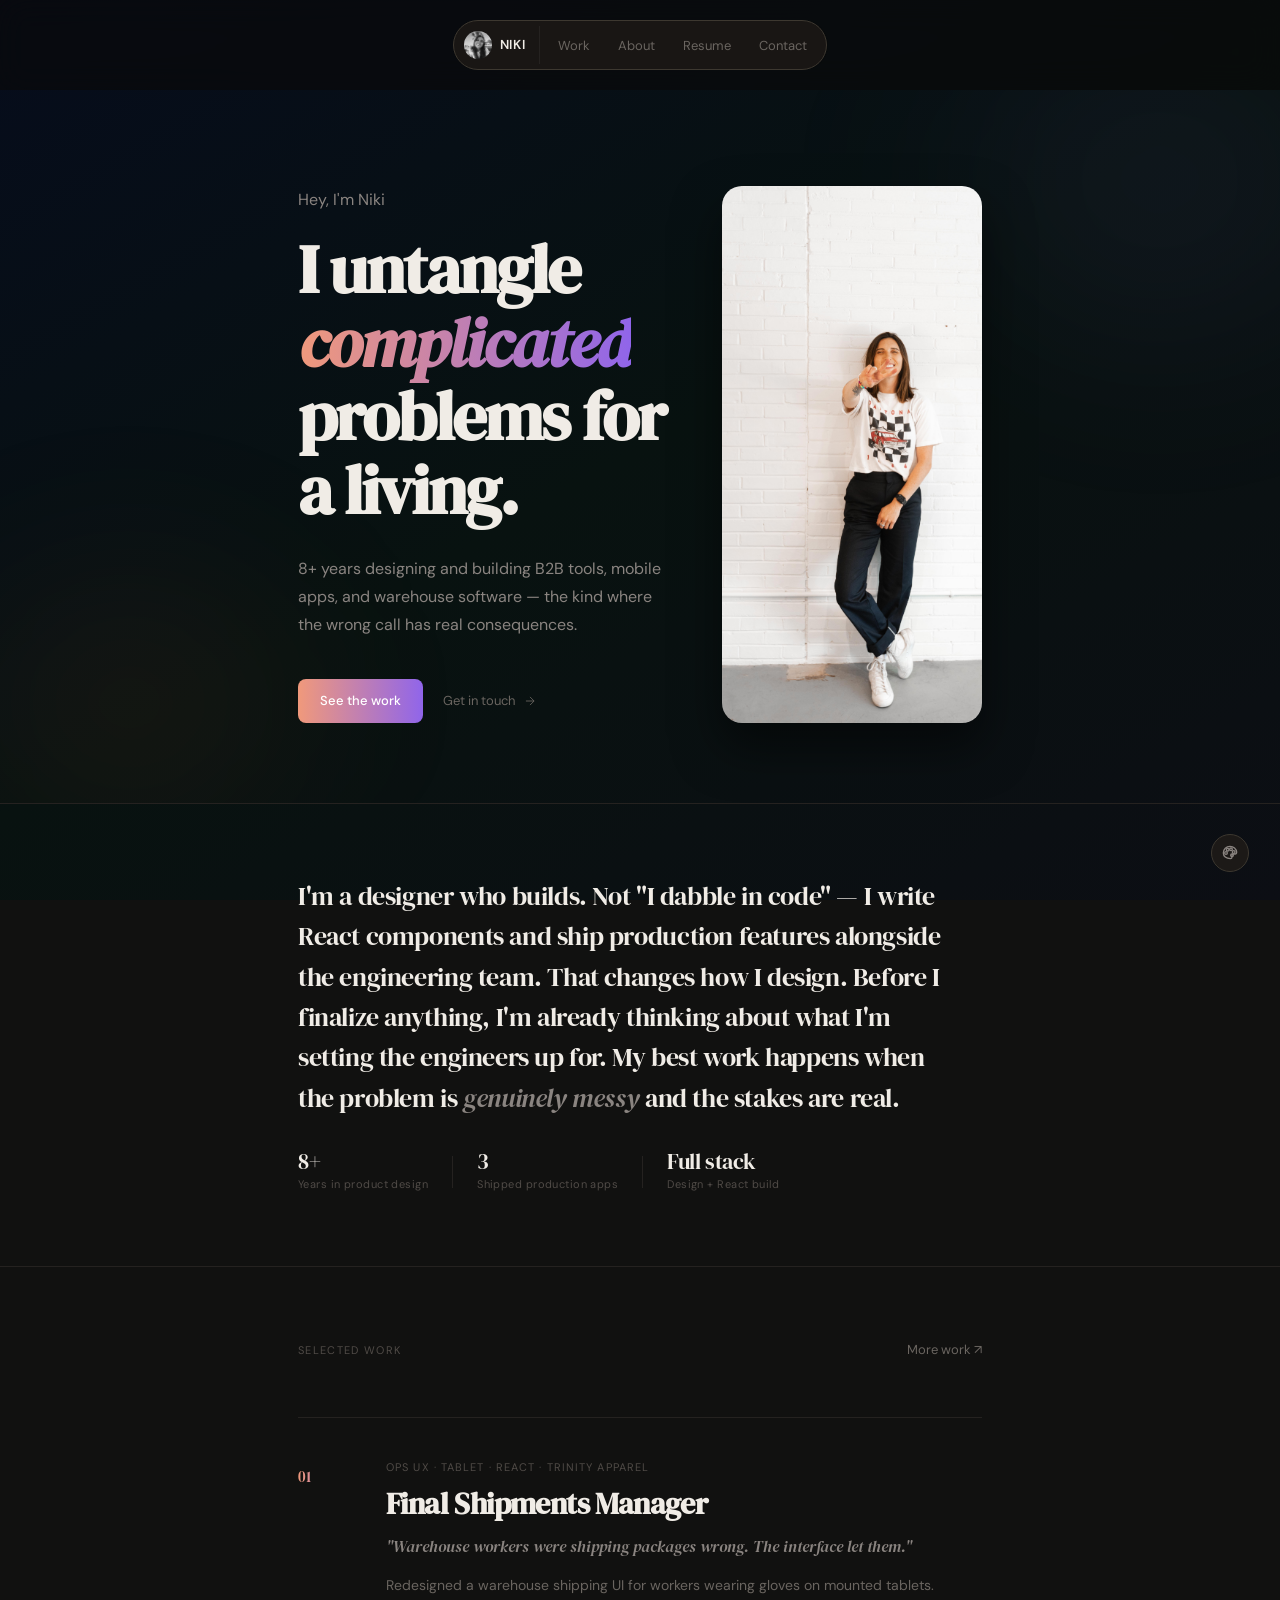
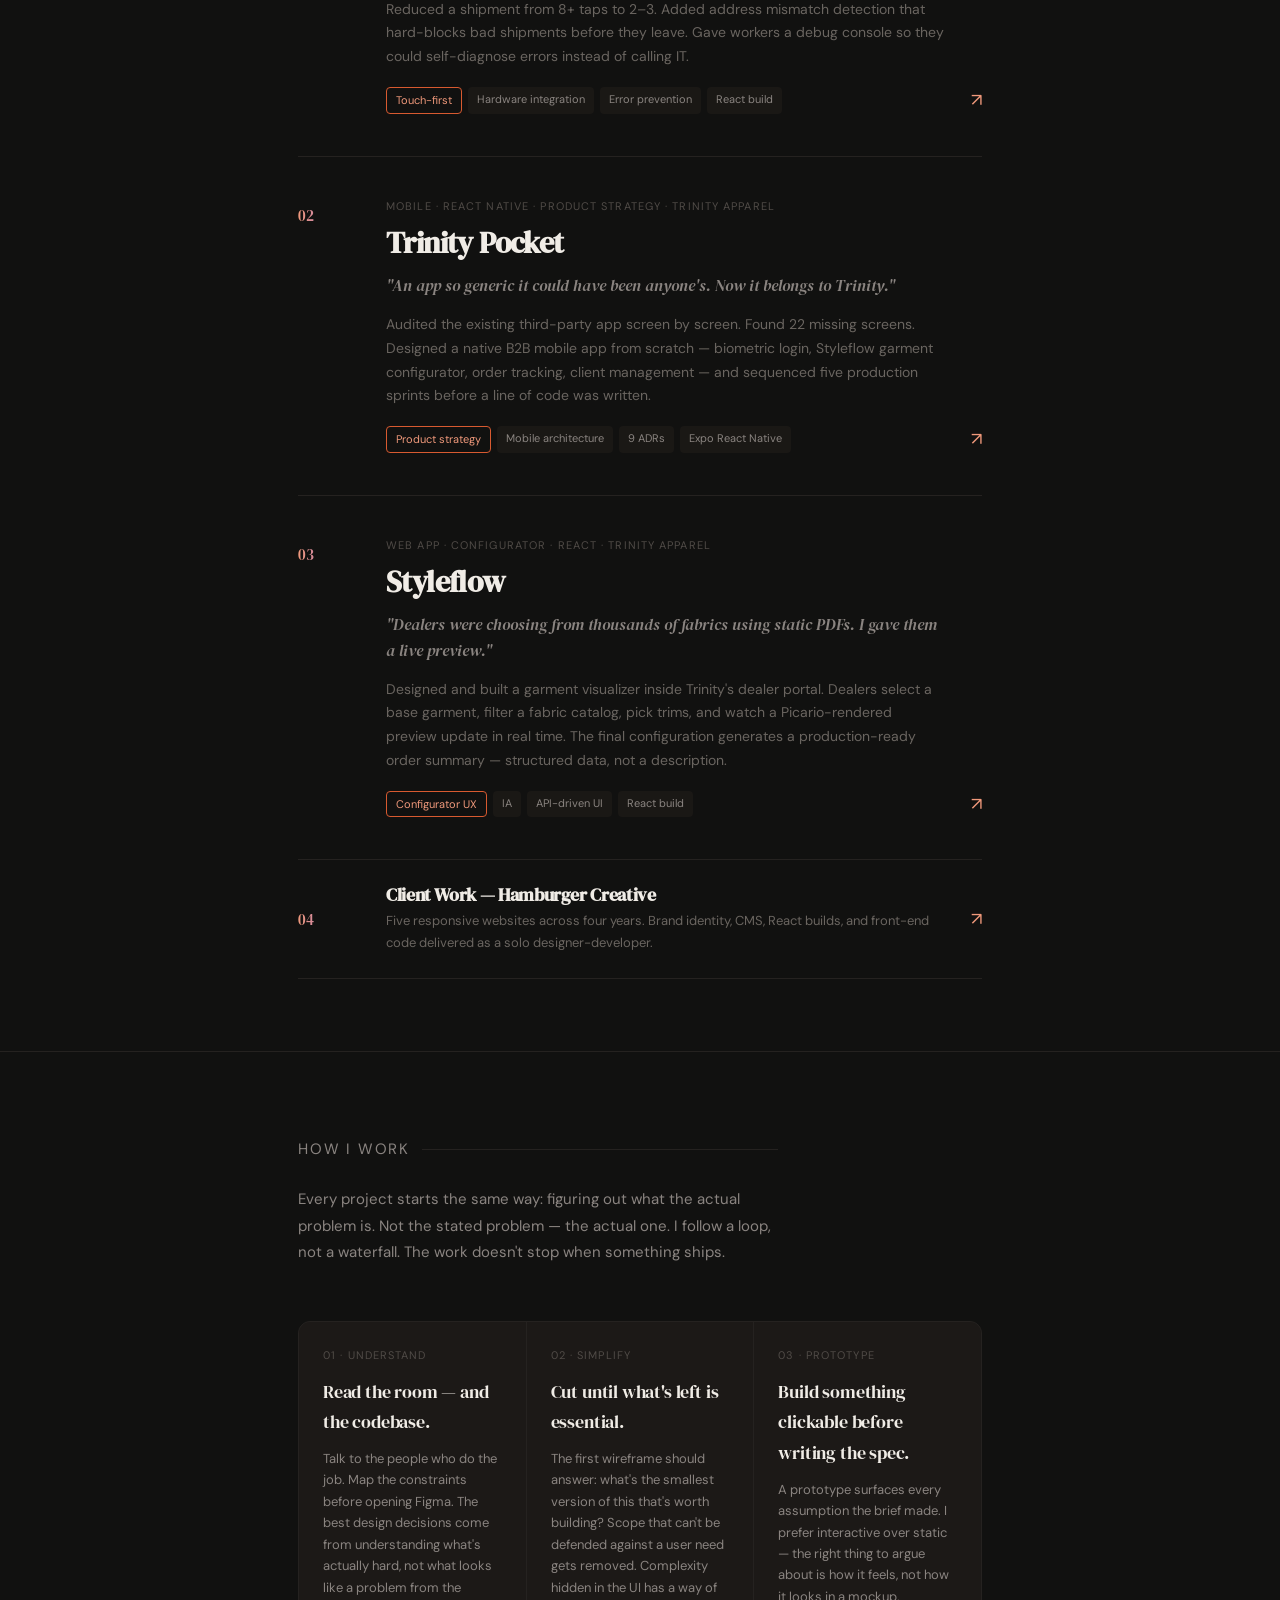
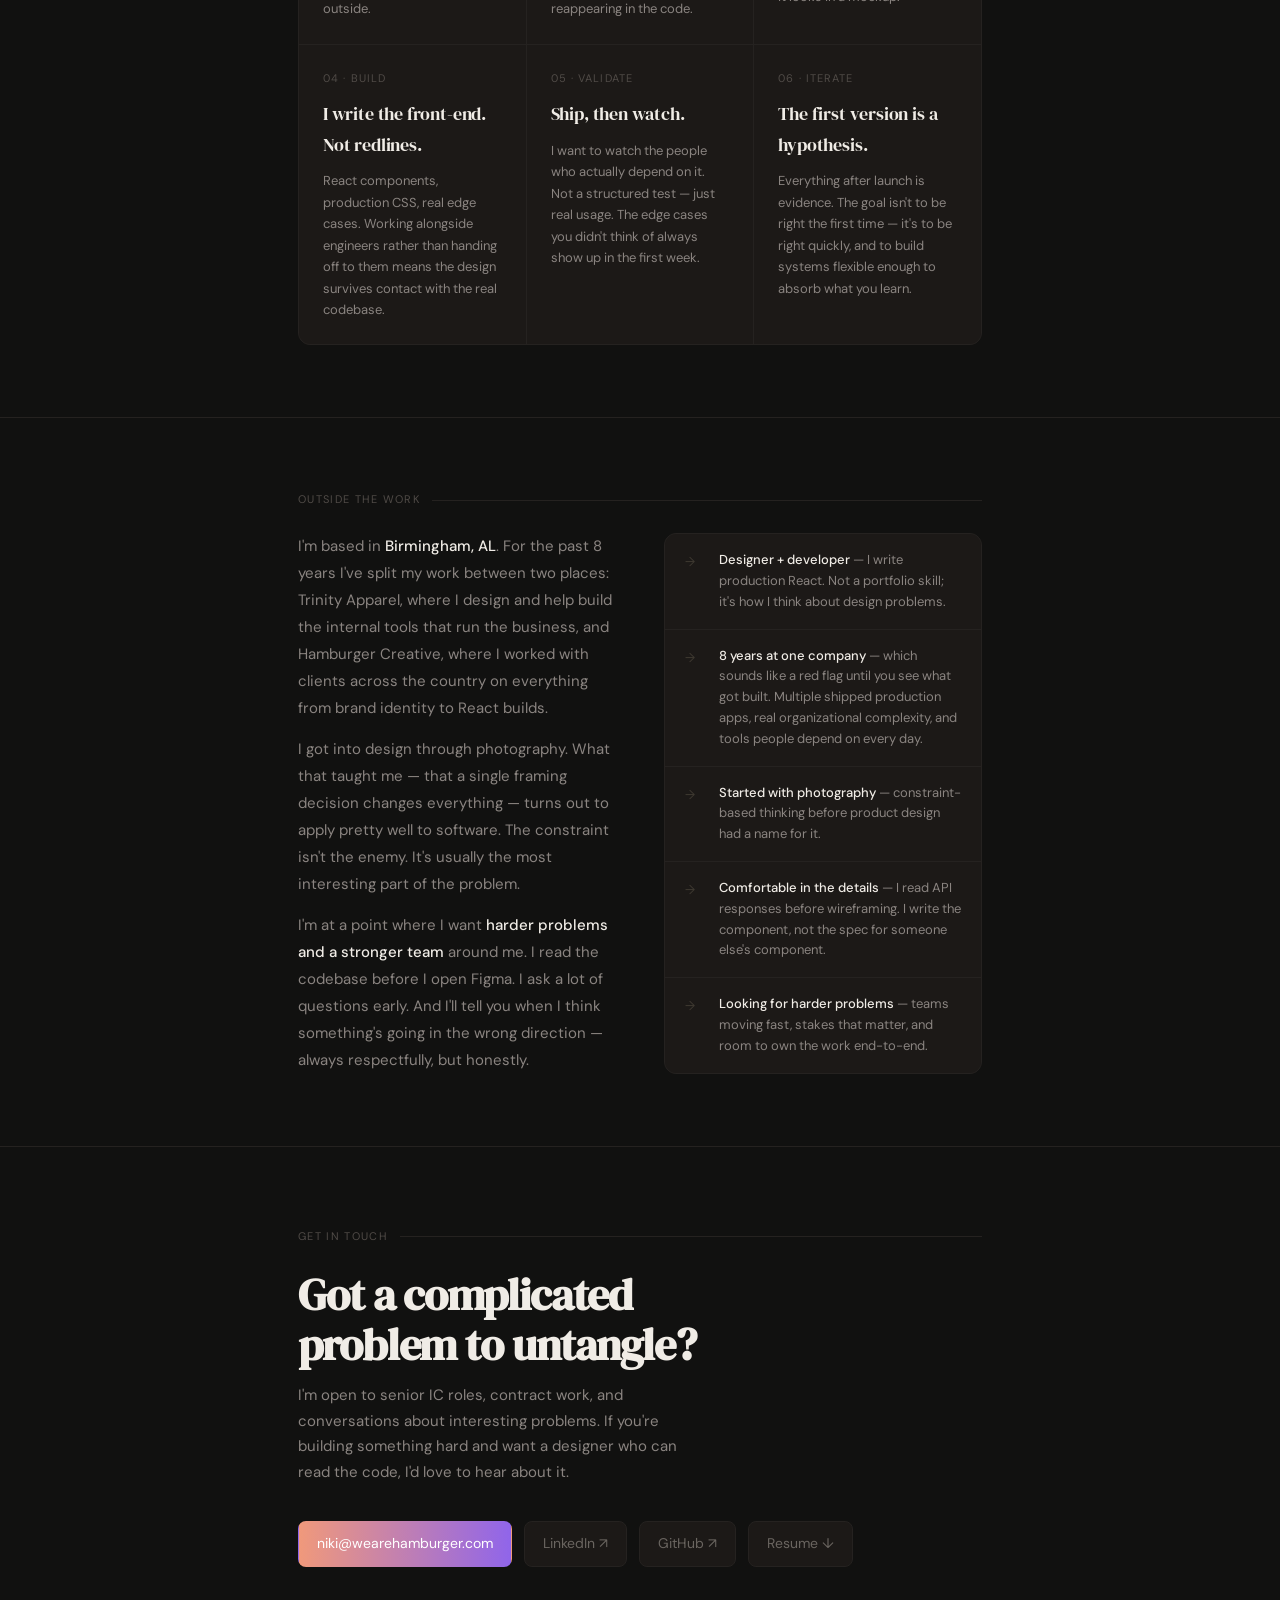
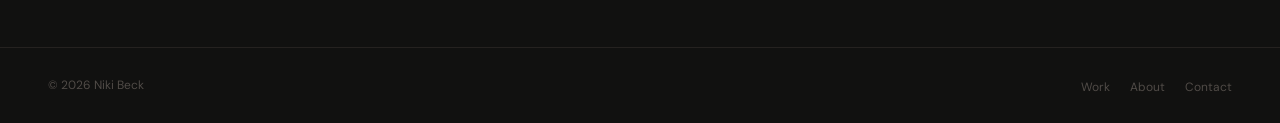
<file: index.html>
<!DOCTYPE html>
<html lang="en">
<head>
  <meta charset="UTF-8" />
  <meta name="viewport" content="width=device-width, initial-scale=1.0" />
  <title>Niki Beck — Product Designer</title>
  <meta name="description" content="Designer who builds — 8+ years making B2B tools, mobile apps, and warehouse software that people actually depend on." />
  <link rel="stylesheet" href="css/style.css" />
  <style>

    /* ── Smooth scroll ── */
    html { scroll-behavior: smooth; }

    /* ── Hero background animation ── */
    .hp-hero {
      position: relative;
      overflow: hidden;
    }
    .hp-hero::before,
    .hp-hero::after {
      content: '';
      position: absolute;
      border-radius: 50%;
      filter: blur(80px);
      pointer-events: none;
      z-index: 0;
    }
    /* Soft accent orb — top right */
    .hp-hero::before {
      width: 600px;
      height: 500px;
      top: -160px;
      right: -180px;
      background: radial-gradient(ellipse, rgba(144, 101, 234, 0.08) 0%, transparent 70%);
      animation: orb-drift-a 14s ease-in-out infinite alternate;
    }
    /* Soft warm orb — bottom left */
    .hp-hero::after {
      width: 500px;
      height: 400px;
      bottom: -100px;
      left: -120px;
      background: radial-gradient(ellipse, rgba(216, 90, 48, 0.09) 0%, transparent 70%);
      animation: orb-drift-b 18s ease-in-out infinite alternate;
    }
    @keyframes orb-drift-a {
      0%   { transform: translate(0, 0) scale(1); }
      100% { transform: translate(-40px, 30px) scale(1.08); }
    }
    @keyframes orb-drift-b {
      0%   { transform: translate(0, 0) scale(1); }
      100% { transform: translate(30px, -20px) scale(1.05); }
    }
    .hp-hero .page-wrap { position: relative; z-index: 1; }

    @media (prefers-reduced-motion: reduce) {
      .hp-hero::before, .hp-hero::after { animation: none; }
    }

    /* ── Reveal ── */
    .reveal {
      opacity: 0;
      transform: translateY(16px);
      transition: opacity 0.6s ease, transform 0.6s ease;
    }
    .reveal.visible { opacity: 1; transform: none; }
    .reveal-delay-1 { transition-delay: 0.08s; }
    .reveal-delay-2 { transition-delay: 0.16s; }
    .reveal-delay-3 { transition-delay: 0.24s; }

    /* ════════════════════════════
       HERO
    ════════════════════════════ */
    .hp-hero {
      padding: 96px 0 80px;
      border-bottom: 0.5px solid var(--rule);
    }
    .hp-hero__label {
      font-size: 11px;
      letter-spacing: 0.14em;
      text-transform: uppercase;
      color: var(--coral-lt);
      margin-bottom: 28px;
      display: flex;
      align-items: center;
      gap: 10px;
    }
    .hp-hero__label::before {
      content: '';
      display: inline-block;
      width: 24px;
      height: 1px;
      background: var(--stone);
    }
    .hp-hero__title {
      font-family: var(--serif);
      font-size: clamp(40px, 7vw, 68px);
      line-height: 1.08;
      letter-spacing: -0.03em;
      color: var(--ink);
      margin-bottom: 28px;
      max-width: 700px;
    }
    .hp-hero__title em {
      font-style: italic;
      background: var(--gradient-hero);
      -webkit-background-clip: text;
      background-clip: text;
      -webkit-text-fill-color: transparent;
      color: transparent;
    }
    @media (prefers-reduced-motion: reduce) {
      .hp-hero__title em {
        background: none;
        -webkit-background-clip: unset;
        background-clip: unset;
        -webkit-text-fill-color: var(--muted);
        color: var(--muted);
      }
    }
    .hp-hero__sub {
      font-size: 16px;
      color: var(--muted);
      line-height: 1.75;
      max-width: 480px;
      margin-bottom: 40px;
    }
    .hp-hero__actions {
      display: flex;
      align-items: center;
      gap: 20px;
      flex-wrap: wrap;
    }
    .hp-hero__scroll {
      font-size: 13px;
      color: var(--subtle);
      display: flex;
      align-items: center;
      gap: 8px;
      transition: color 0.15s;
    }
    .hp-hero__scroll:hover { color: var(--ink); }
    .hp-hero__scroll svg {
      width: 14px;
      height: 14px;
      stroke: currentColor;
      fill: none;
      stroke-width: 1.5;
    }

    /* ════════════════════════════
       INTRO
    ════════════════════════════ */
    .hp-intro {
      padding: 72px 0;
      border-bottom: 0.5px solid var(--rule);
    }
    .hp-intro__text {
      font-family: var(--serif);
      font-size: clamp(20px, 3vw, 26px);
      line-height: 1.55;
      letter-spacing: -0.015em;
      color: var(--ink);
      max-width: 660px;
    }
    .hp-intro__text em {
      font-style: italic;
      color: var(--muted);
    }
    .hp-intro__footer {
      margin-top: 32px;
      display: flex;
      align-items: center;
      gap: 24px;
      flex-wrap: wrap;
    }
    .hp-intro__stat {
      display: flex;
      flex-direction: column;
      gap: 3px;
    }
    .hp-intro__stat-num {
      font-family: var(--serif);
      font-size: 22px;
      color: var(--ink);
      letter-spacing: -0.02em;
      line-height: 1;
    }
    .hp-intro__stat-label {
      font-size: 11px;
      color: var(--ghost);
      letter-spacing: 0.04em;
    }
    .hp-intro__divider {
      width: 1px;
      height: 32px;
      background: var(--rule);
    }

    /* ════════════════════════════
       WORK — editorial
    ════════════════════════════ */
    .hp-work {
      padding: 72px 0;
      border-bottom: 0.5px solid var(--rule);
    }
    .hp-work__header {
      display: flex;
      align-items: baseline;
      justify-content: space-between;
      gap: 16px;
      margin-bottom: 56px;
    }
    .hp-work__more {
      font-size: 13px;
      color: var(--subtle);
      transition: color 0.15s;
      white-space: nowrap;
    }
    .hp-work__more:hover { color: var(--ink); }

    .hp-case {
      display: grid;
      grid-template-columns: 56px 1fr;
      gap: 0 32px;
      padding: 40px 0;
      border-top: 0.5px solid var(--rule);
      text-decoration: none;
      transition: opacity 0.15s;
      cursor: pointer;
    }
    .hp-case:hover { opacity: 0.75; }
    .hp-case__num {
      font-family: var(--serif);
      font-size: 15px;
      background: var(--gradient-hero);
      -webkit-background-clip: text;
      background-clip: text;
      -webkit-text-fill-color: transparent;
      color: transparent;
      padding-top: 6px;
      letter-spacing: -0.01em;
    }
    .hp-case__body {}
    .hp-case__eyebrow {
      font-size: 11px;
      letter-spacing: 0.1em;
      text-transform: uppercase;
      color: var(--ghost);
      margin-bottom: 10px;
    }
    .hp-case__title {
      font-family: var(--serif);
      font-size: clamp(22px, 3.5vw, 30px);
      line-height: 1.2;
      letter-spacing: -0.02em;
      color: var(--ink);
      margin-bottom: 12px;
    }
    .hp-case__hook {
      font-family: var(--serif);
      font-size: 16px;
      font-style: italic;
      color: var(--muted);
      line-height: 1.6;
      margin-bottom: 14px;
      max-width: 560px;
    }
    .hp-case__desc {
      font-size: 14px;
      color: var(--subtle);
      line-height: 1.7;
      max-width: 560px;
      margin-bottom: 16px;
    }
    .hp-case__footer {
      display: flex;
      align-items: center;
      justify-content: space-between;
      gap: 16px;
      flex-wrap: wrap;
    }
    .hp-case__tags {
      display: flex;
      flex-wrap: wrap;
      gap: 6px;
    }
    .hp-case__arrow {
      font-size: 18px;
      color: var(--coral-lt);
      flex-shrink: 0;
    }

    /* 4th case study — compact ── */
    .hp-case--compact {
      padding: 24px 0;
      align-items: center;
    }
    .hp-case--compact .hp-case__num { padding-top: 0; }
    .hp-case--compact .hp-case__title {
      font-size: 18px;
      margin-bottom: 4px;
    }
    .hp-case--compact .hp-case__desc {
      font-size: 13px;
      margin-bottom: 0;
    }
    .hp-case--compact .hp-case__body {
      display: grid;
      grid-template-columns: 1fr auto;
      align-items: center;
      gap: 16px;
    }

    /* ════════════════════════════
       PROCESS
    ════════════════════════════ */
    .hp-process {
      padding: 72px 0;
      border-bottom: 0.5px solid var(--rule);
    }
    .hp-process__intro {
      max-width: 480px;
      margin-bottom: 56px;
    }
    .hp-process__intro p {
      font-size: 15px;
      color: var(--muted);
      line-height: 1.75;
      margin-top: 12px;
    }
    .hp-process__grid {
      display: grid;
      grid-template-columns: repeat(3, 1fr);
      gap: 1px;
      background: var(--rule);
      border: 0.5px solid var(--rule);
      border-radius: var(--radius-lg);
      overflow: hidden;
    }
    .hp-process__step {
      background: var(--white);
      padding: 24px;
    }
    .hp-process__step-num {
      font-size: 11px;
      letter-spacing: 0.1em;
      text-transform: uppercase;
      color: var(--ghost);
      margin-bottom: 12px;
    }
    .hp-process__step-title {
      font-family: var(--serif);
      font-size: 18px;
      color: var(--ink);
      letter-spacing: -0.01em;
      margin-bottom: 10px;
    }
    .hp-process__step-desc {
      font-size: 13px;
      color: var(--muted);
      line-height: 1.65;
    }

    /* ════════════════════════════
       PERSONALITY
    ════════════════════════════ */
    .hp-personality {
      padding: 72px 0;
      border-bottom: 0.5px solid var(--rule);
    }
    .hp-personality__inner {
      display: grid;
      grid-template-columns: 1fr 1fr;
      gap: 48px;
      align-items: start;
    }
    .hp-personality__text {
      font-size: 15px;
      color: var(--muted);
      line-height: 1.8;
    }
    .hp-personality__text p + p { margin-top: 14px; }
    .hp-personality__text strong { color: var(--ink); font-weight: 500; }
    .hp-personality__facts {
      display: flex;
      flex-direction: column;
      gap: 1px;
      background: var(--rule);
      border: 0.5px solid var(--rule);
      border-radius: var(--radius-lg);
      overflow: hidden;
    }
    .hp-personality__fact {
      background: var(--white);
      padding: 16px 20px;
      display: grid;
      grid-template-columns: 20px 1fr;
      gap: 14px;
      align-items: start;
    }
    .hp-personality__fact-icon {
      font-size: 13px;
      color: var(--stone);
      padding-top: 1px;
    }
    .hp-personality__fact-text {
      font-size: 13px;
      color: var(--muted);
      line-height: 1.6;
    }
    .hp-personality__fact-text strong { color: var(--ink); font-weight: 500; }

    /* ════════════════════════════
       CONTACT
    ════════════════════════════ */
    .hp-contact {
      padding: 80px 0;
      border-bottom: none;
    }
    .hp-contact__title {
      font-family: var(--serif);
      font-size: clamp(28px, 5vw, 44px);
      line-height: 1.15;
      letter-spacing: -0.025em;
      color: var(--ink);
      margin-bottom: 12px;
      max-width: 480px;
    }
    .hp-contact__sub {
      font-size: 15px;
      color: var(--muted);
      line-height: 1.7;
      max-width: 400px;
      margin-bottom: 36px;
    }
    .hp-contact__links {
      display: flex;
      flex-wrap: wrap;
      gap: 12px;
    }
    .hp-contact__link {
      font-size: 14px;
      color: var(--subtle);
      padding: 10px 18px;
      border: 0.5px solid var(--rule);
      border-radius: var(--radius);
      transition: color 0.15s, border-color 0.15s;
      background: var(--white);
    }
    .hp-contact__link:hover { color: var(--ink); border-color: var(--stone); }
    .hp-contact__link--primary {
      background: var(--gradient-hero);
      color: #ffffff;
      border-color: transparent;
    }
    .hp-contact__link--primary:hover { filter: brightness(0.9); }

    /* ── Responsive ── */
    @media (max-width: 640px) {
      .hp-process__grid { grid-template-columns: 1fr; }
      .hp-personality__inner { grid-template-columns: 1fr; }
      .hp-case { grid-template-columns: 32px 1fr; gap: 0 16px; }
      .hp-case__num { font-size: 12px; }
      .hp-work__header { flex-direction: column; gap: 4px; }
    }

    /* ── Pill nav (homepage only) ── */
    .site-nav {
      background: transparent;
      border-bottom: none;
      display: flex;
      justify-content: center;
      padding: 20px var(--page-x);
    }
    .site-nav__inner {
      max-width: none;
      width: auto;
      height: auto;
      justify-content: flex-start;
      background: rgba(28, 25, 23, 0.9);
      backdrop-filter: blur(16px);
      -webkit-backdrop-filter: blur(16px);
      border: 0.5px solid var(--stone);
      border-radius: 999px;
      padding: 5px;
      gap: 0;
    }
    .site-nav__logo {
      font-family: var(--sans);
      font-size: 13px;
      font-weight: 600;
      letter-spacing: 0.05em;
      text-transform: uppercase;
      display: inline-flex;
      align-items: center;
      gap: 8px;
      padding: 5px 14px 5px 5px;
      border-right: 0.5px solid var(--rule);
      margin-right: 4px;
    }
    .site-nav__logo::after { display: none; }
    .nav-avatar {
      width: 28px;
      height: 28px;
      border-radius: 50%;
      object-fit: cover;
      object-position: top;
      flex-shrink: 0;
    }
    .site-nav__links { gap: 0; }
    .site-nav__links a {
      padding: 7px 14px;
      border-radius: 999px;
    }
    .site-nav__links a::after { display: none; }
    .site-nav__links a:hover { background: rgba(240, 236, 230, 0.08); }
    .site-nav__links a.active { background: rgba(240, 236, 230, 0.06); }

    /* ── Hero two-column layout ── */
    .hp-hero__inner {
      display: grid;
      grid-template-columns: 1fr 260px;
      gap: 48px;
      align-items: stretch;
    }
    .hp-hero__label {
      font-size: 16px;
      letter-spacing: 0;
      text-transform: none;
      color: var(--muted);
      margin-bottom: 20px;
      display: block;
    }
    .hp-hero__label::before { display: none; }
    .hp-hero__img {
      width: 260px;
      height: 100%;
      min-height: 300px;
      object-fit: cover;
      object-position: center 8%;
      border-radius: 20px;
      display: block;
      box-shadow: 0 24px 48px rgba(0, 0, 0, 0.5);
    }
    @media (max-width: 640px) {
      .hp-hero__inner { grid-template-columns: 1fr; }
      .hp-hero__img { width: 100%; height: 320px; min-height: unset; }
    }
  </style>
</head>
<body>

  <header class="site-nav">
    <div class="site-nav__inner">
      <a href="index.html" class="site-nav__logo">
        <img src="assets/nbeckheadshot.JPG" class="nav-avatar" alt="Niki Beck">
        Niki
      </a>
      <nav>
        <ul class="site-nav__links">
          <li><a href="#work">Work</a></li>
          <li><a href="about.html">About</a></li>
          <li><a href="NikiBeck_Resume.pdf" target="_blank">Resume</a></li>
          <li><a href="#contact">Contact</a></li>
        </ul>
      </nav>
    </div>
  </header>

  <main>

    <!-- ══════════════════════════════
         HERO
    ══════════════════════════════ -->
    <section class="hp-hero">
      <div class="page-wrap">
        <div class="hp-hero__inner">
          <div class="hp-hero__content">
            <p class="hp-hero__label">Hey, I'm Niki</p>
            <h1 class="hp-hero__title hero-animate">
              I untangle <em>complicated</em><br>problems for a living.
            </h1>
            <p class="hp-hero__sub hero-animate" style="transition-delay:0.1s;">
              8+ years designing and building B2B tools, mobile apps, and warehouse
              software — the kind where the wrong call has real consequences.
            </p>
            <div class="hp-hero__actions hero-animate" style="transition-delay:0.2s;">
              <a href="#work" class="btn btn--primary">See the work</a>
              <a href="#contact" class="hp-hero__scroll">
                Get in touch
                <svg viewBox="0 0 24 24"><path d="M5 12h14M12 5l7 7-7 7"/></svg>
              </a>
            </div>
          </div>
          <img src="assets/personal.JPG" alt="Niki Beck" class="hp-hero__img">
        </div>
      </div>
    </section>

    <!-- ══════════════════════════════
         INTRO
    ══════════════════════════════ -->
    <section class="hp-intro">
      <div class="page-wrap">
        <p class="hp-intro__text reveal">
          I'm a designer who builds. Not "I dabble in code" —
          I write React components and ship production features alongside
          the engineering team. That changes how I design. Before I
          finalize anything, I'm already thinking about what I'm
          setting the engineers up for. My best work happens when the
          problem is <em>genuinely messy</em> and the stakes are real.
        </p>
        <div class="hp-intro__footer reveal reveal-delay-1">
          <div class="hp-intro__stat">
            <span class="hp-intro__stat-num">8+</span>
            <span class="hp-intro__stat-label">Years in product design</span>
          </div>
          <div class="hp-intro__divider"></div>
          <div class="hp-intro__stat">
            <span class="hp-intro__stat-num">3</span>
            <span class="hp-intro__stat-label">Shipped production apps</span>
          </div>
          <div class="hp-intro__divider"></div>
          <div class="hp-intro__stat">
            <span class="hp-intro__stat-num">Full stack</span>
            <span class="hp-intro__stat-label">Design + React build</span>
          </div>
        </div>
      </div>
    </section>

    <!-- ══════════════════════════════
         WORK
    ══════════════════════════════ -->
    <section class="hp-work" id="work">
      <div class="page-wrap">

        <div class="hp-work__header reveal">
          <p class="section__label" style="margin-bottom:0;">Selected work</p>
          <a href="case-study-client-sites.html" class="hp-work__more">More work ↗</a>
        </div>

        <!-- Case 01 — Final Shipments -->
        <a href="case-study-final-shipments.html" class="hp-case reveal">
          <span class="hp-case__num">01</span>
          <div class="hp-case__body">
            <p class="hp-case__eyebrow">Ops UX · Tablet · React · Trinity Apparel</p>
            <h2 class="hp-case__title">Final Shipments Manager</h2>
            <p class="hp-case__hook">"Warehouse workers were shipping packages wrong. The interface let them."</p>
            <p class="hp-case__desc">Redesigned a warehouse shipping UI for workers wearing gloves on mounted tablets. Reduced a shipment from 8+ taps to 2–3. Added address mismatch detection that hard-blocks bad shipments before they leave. Gave workers a debug console so they could self-diagnose errors instead of calling IT.</p>
            <div class="hp-case__footer">
              <div class="hp-case__tags">
                <span class="tag tag--coral">Touch-first</span>
                <span class="tag">Hardware integration</span>
                <span class="tag">Error prevention</span>
                <span class="tag">React build</span>
              </div>
              <span class="hp-case__arrow">↗</span>
            </div>
          </div>
        </a>

        <!-- Case 02 — Trinity Pocket -->
        <a href="case-study-trinity-pocket.html" class="hp-case reveal reveal-delay-1">
          <span class="hp-case__num">02</span>
          <div class="hp-case__body">
            <p class="hp-case__eyebrow">Mobile · React Native · Product strategy · Trinity Apparel</p>
            <h2 class="hp-case__title">Trinity Pocket</h2>
            <p class="hp-case__hook">"An app so generic it could have been anyone's. Now it belongs to Trinity."</p>
            <p class="hp-case__desc">Audited the existing third-party app screen by screen. Found 22 missing screens. Designed a native B2B mobile app from scratch — biometric login, Styleflow garment configurator, order tracking, client management — and sequenced five production sprints before a line of code was written.</p>
            <div class="hp-case__footer">
              <div class="hp-case__tags">
                <span class="tag tag--coral">Product strategy</span>
                <span class="tag">Mobile architecture</span>
                <span class="tag">9 ADRs</span>
                <span class="tag">Expo React Native</span>
              </div>
              <span class="hp-case__arrow">↗</span>
            </div>
          </div>
        </a>

        <!-- Case 03 — Styleflow -->
        <a href="case-study-styleflow.html" class="hp-case reveal reveal-delay-2">
          <span class="hp-case__num">03</span>
          <div class="hp-case__body">
            <p class="hp-case__eyebrow">Web app · Configurator · React · Trinity Apparel</p>
            <h2 class="hp-case__title">Styleflow</h2>
            <p class="hp-case__hook">"Dealers were choosing from thousands of fabrics using static PDFs. I gave them a live preview."</p>
            <p class="hp-case__desc">Designed and built a garment visualizer inside Trinity's dealer portal. Dealers select a base garment, filter a fabric catalog, pick trims, and watch a Picario-rendered preview update in real time. The final configuration generates a production-ready order summary — structured data, not a description.</p>
            <div class="hp-case__footer">
              <div class="hp-case__tags">
                <span class="tag tag--coral">Configurator UX</span>
                <span class="tag">IA</span>
                <span class="tag">API-driven UI</span>
                <span class="tag">React build</span>
              </div>
              <span class="hp-case__arrow">↗</span>
            </div>
          </div>
        </a>

        <!-- Case 04 — Client sites, compact -->
        <a href="case-study-client-sites.html" class="hp-case hp-case--compact reveal reveal-delay-3">
          <span class="hp-case__num">04</span>
          <div class="hp-case__body">
            <div>
              <h2 class="hp-case__title">Client Work — Hamburger Creative</h2>
              <p class="hp-case__desc">Five responsive websites across four years. Brand identity, CMS, React builds, and front-end code delivered as a solo designer-developer.</p>
            </div>
            <span class="hp-case__arrow">↗</span>
          </div>
        </a>

        <div style="border-top: 0.5px solid var(--rule);"></div>

      </div>
    </section>

    <!-- ══════════════════════════════
         HOW I WORK
    ══════════════════════════════ -->
    <section class="hp-process" id="process">
      <div class="page-wrap">

        <div class="hp-process__intro reveal">
          <p class="section__label">How I work</p>
          <p>Every project starts the same way: figuring out what the actual problem is. Not the stated problem — the actual one. I follow a loop, not a waterfall. The work doesn't stop when something ships.</p>
        </div>

        <div class="hp-process__grid reveal reveal-delay-1">

          <div class="hp-process__step">
            <p class="hp-process__step-num">01 · Understand</p>
            <p class="hp-process__step-title">Read the room — and the codebase.</p>
            <p class="hp-process__step-desc">Talk to the people who do the job. Map the constraints before opening Figma. The best design decisions come from understanding what's actually hard, not what looks like a problem from the outside.</p>
          </div>

          <div class="hp-process__step">
            <p class="hp-process__step-num">02 · Simplify</p>
            <p class="hp-process__step-title">Cut until what's left is essential.</p>
            <p class="hp-process__step-desc">The first wireframe should answer: what's the smallest version of this that's worth building? Scope that can't be defended against a user need gets removed. Complexity hidden in the UI has a way of reappearing in the code.</p>
          </div>

          <div class="hp-process__step">
            <p class="hp-process__step-num">03 · Prototype</p>
            <p class="hp-process__step-title">Build something clickable before writing the spec.</p>
            <p class="hp-process__step-desc">A prototype surfaces every assumption the brief made. I prefer interactive over static — the right thing to argue about is how it feels, not how it looks in a mockup.</p>
          </div>

          <div class="hp-process__step">
            <p class="hp-process__step-num">04 · Build</p>
            <p class="hp-process__step-title">I write the front-end. Not redlines.</p>
            <p class="hp-process__step-desc">React components, production CSS, real edge cases. Working alongside engineers rather than handing off to them means the design survives contact with the real codebase.</p>
          </div>

          <div class="hp-process__step">
            <p class="hp-process__step-num">05 · Validate</p>
            <p class="hp-process__step-title">Ship, then watch.</p>
            <p class="hp-process__step-desc">I want to watch the people who actually depend on it. Not a structured test — just real usage. The edge cases you didn't think of always show up in the first week.</p>
          </div>

          <div class="hp-process__step">
            <p class="hp-process__step-num">06 · Iterate</p>
            <p class="hp-process__step-title">The first version is a hypothesis.</p>
            <p class="hp-process__step-desc">Everything after launch is evidence. The goal isn't to be right the first time — it's to be right quickly, and to build systems flexible enough to absorb what you learn.</p>
          </div>

        </div>
      </div>
    </section>

    <!-- ══════════════════════════════
         PERSONALITY
    ══════════════════════════════ -->
    <section class="hp-personality" id="about">
      <div class="page-wrap">
        <p class="section__label reveal">Outside the work</p>
        <div class="hp-personality__inner">

          <div class="hp-personality__text reveal">
            <p>I'm based in <strong>Birmingham, AL</strong>. For the past 8 years I've split my work between two places: Trinity Apparel, where I design and help build the internal tools that run the business, and Hamburger Creative, where I worked with clients across the country on everything from brand identity to React builds.</p>
            <p>I got into design through photography. What that taught me — that a single framing decision changes everything — turns out to apply pretty well to software. The constraint isn't the enemy. It's usually the most interesting part of the problem.</p>
            <p>I'm at a point where I want <strong>harder problems and a stronger team</strong> around me. I read the codebase before I open Figma. I ask a lot of questions early. And I'll tell you when I think something's going in the wrong direction — always respectfully, but honestly.</p>
          </div>

          <div class="hp-personality__facts reveal reveal-delay-1">
            <div class="hp-personality__fact">
              <span class="hp-personality__fact-icon">→</span>
              <p class="hp-personality__fact-text"><strong>Designer + developer</strong> — I write production React. Not a portfolio skill; it's how I think about design problems.</p>
            </div>
            <div class="hp-personality__fact">
              <span class="hp-personality__fact-icon">→</span>
              <p class="hp-personality__fact-text"><strong>8 years at one company</strong> — which sounds like a red flag until you see what got built. Multiple shipped production apps, real organizational complexity, and tools people depend on every day.</p>
            </div>
            <div class="hp-personality__fact">
              <span class="hp-personality__fact-icon">→</span>
              <p class="hp-personality__fact-text"><strong>Started with photography</strong> — constraint-based thinking before product design had a name for it.</p>
            </div>
            <div class="hp-personality__fact">
              <span class="hp-personality__fact-icon">→</span>
              <p class="hp-personality__fact-text"><strong>Comfortable in the details</strong> — I read API responses before wireframing. I write the component, not the spec for someone else's component.</p>
            </div>
            <div class="hp-personality__fact">
              <span class="hp-personality__fact-icon">→</span>
              <p class="hp-personality__fact-text"><strong>Looking for harder problems</strong> — teams moving fast, stakes that matter, and room to own the work end-to-end.</p>
            </div>
          </div>

        </div>
      </div>
    </section>

    <!-- ══════════════════════════════
         CONTACT
    ══════════════════════════════ -->
    <section class="hp-contact" id="contact">
      <div class="page-wrap">
        <div class="reveal">
          <p class="section__label">Get in touch</p>
          <h2 class="hp-contact__title">Got a complicated problem to untangle?</h2>
          <p class="hp-contact__sub">I'm open to senior IC roles, contract work, and conversations about interesting problems. If you're building something hard and want a designer who can read the code, I'd love to hear about it.</p>
          <div class="hp-contact__links">
            <a href="mailto:niki@wearehamburger.com" class="hp-contact__link hp-contact__link--primary">niki@wearehamburger.com</a>
            <a href="https://www.linkedin.com/in/niki-beck-49bb80b8/" target="_blank" class="hp-contact__link">LinkedIn ↗</a>
            <a href="https://github.com/Nikibeck1" target="_blank" class="hp-contact__link">GitHub ↗</a>
            <a href="NikiBeck_Resume.pdf" target="_blank" class="hp-contact__link">Resume ↓</a>
          </div>
        </div>
      </div>
    </section>

  </main>

  <footer class="site-footer">
    <span class="site-footer__copy">© 2026 Niki Beck</span>
    <nav>
      <ul class="site-footer__links">
        <li><a href="#work">Work</a></li>
        <li><a href="about.html">About</a></li>
        <li><a href="mailto:niki@wearehamburger.com">Contact</a></li>
      </ul>
    </nav>
  </footer>

  <script src="js/main.js"></script>
  <script>
    // Scroll reveal
    const observer = new IntersectionObserver(entries => {
      entries.forEach(entry => {
        if (entry.isIntersecting) {
          entry.target.classList.add('visible');
          observer.unobserve(entry.target);
        }
      });
    }, { threshold: 0.07 });
    document.querySelectorAll('.reveal').forEach(el => observer.observe(el));

    // Hero animate
    document.querySelectorAll('.hero-animate').forEach((el, i) => {
      el.style.opacity = '0';
      el.style.transform = 'translateY(20px)';
      el.style.transition = `opacity 0.7s ease ${i * 0.1}s, transform 0.7s ease ${i * 0.1}s`;
      requestAnimationFrame(() => requestAnimationFrame(() => {
        el.style.opacity = '1';
        el.style.transform = 'none';
      }));
    });
  </script>
</body>
</html>
</file>
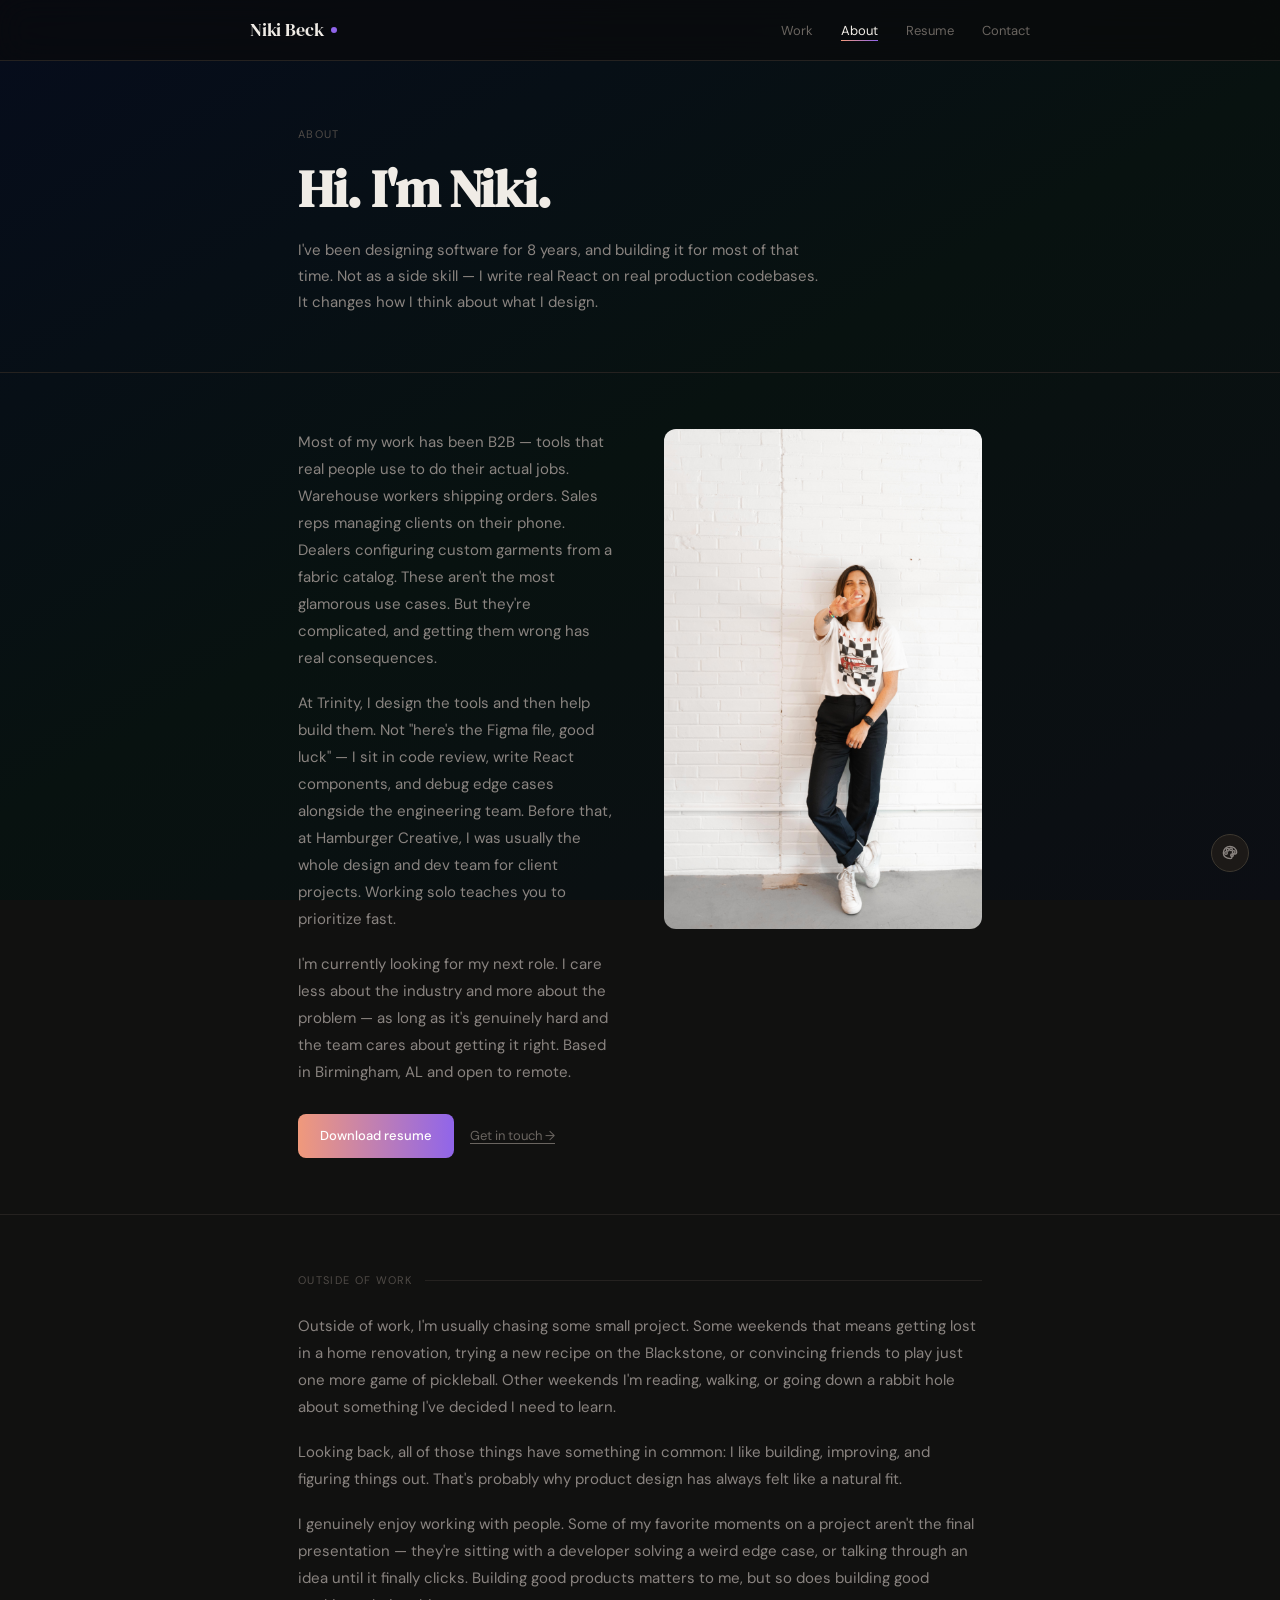
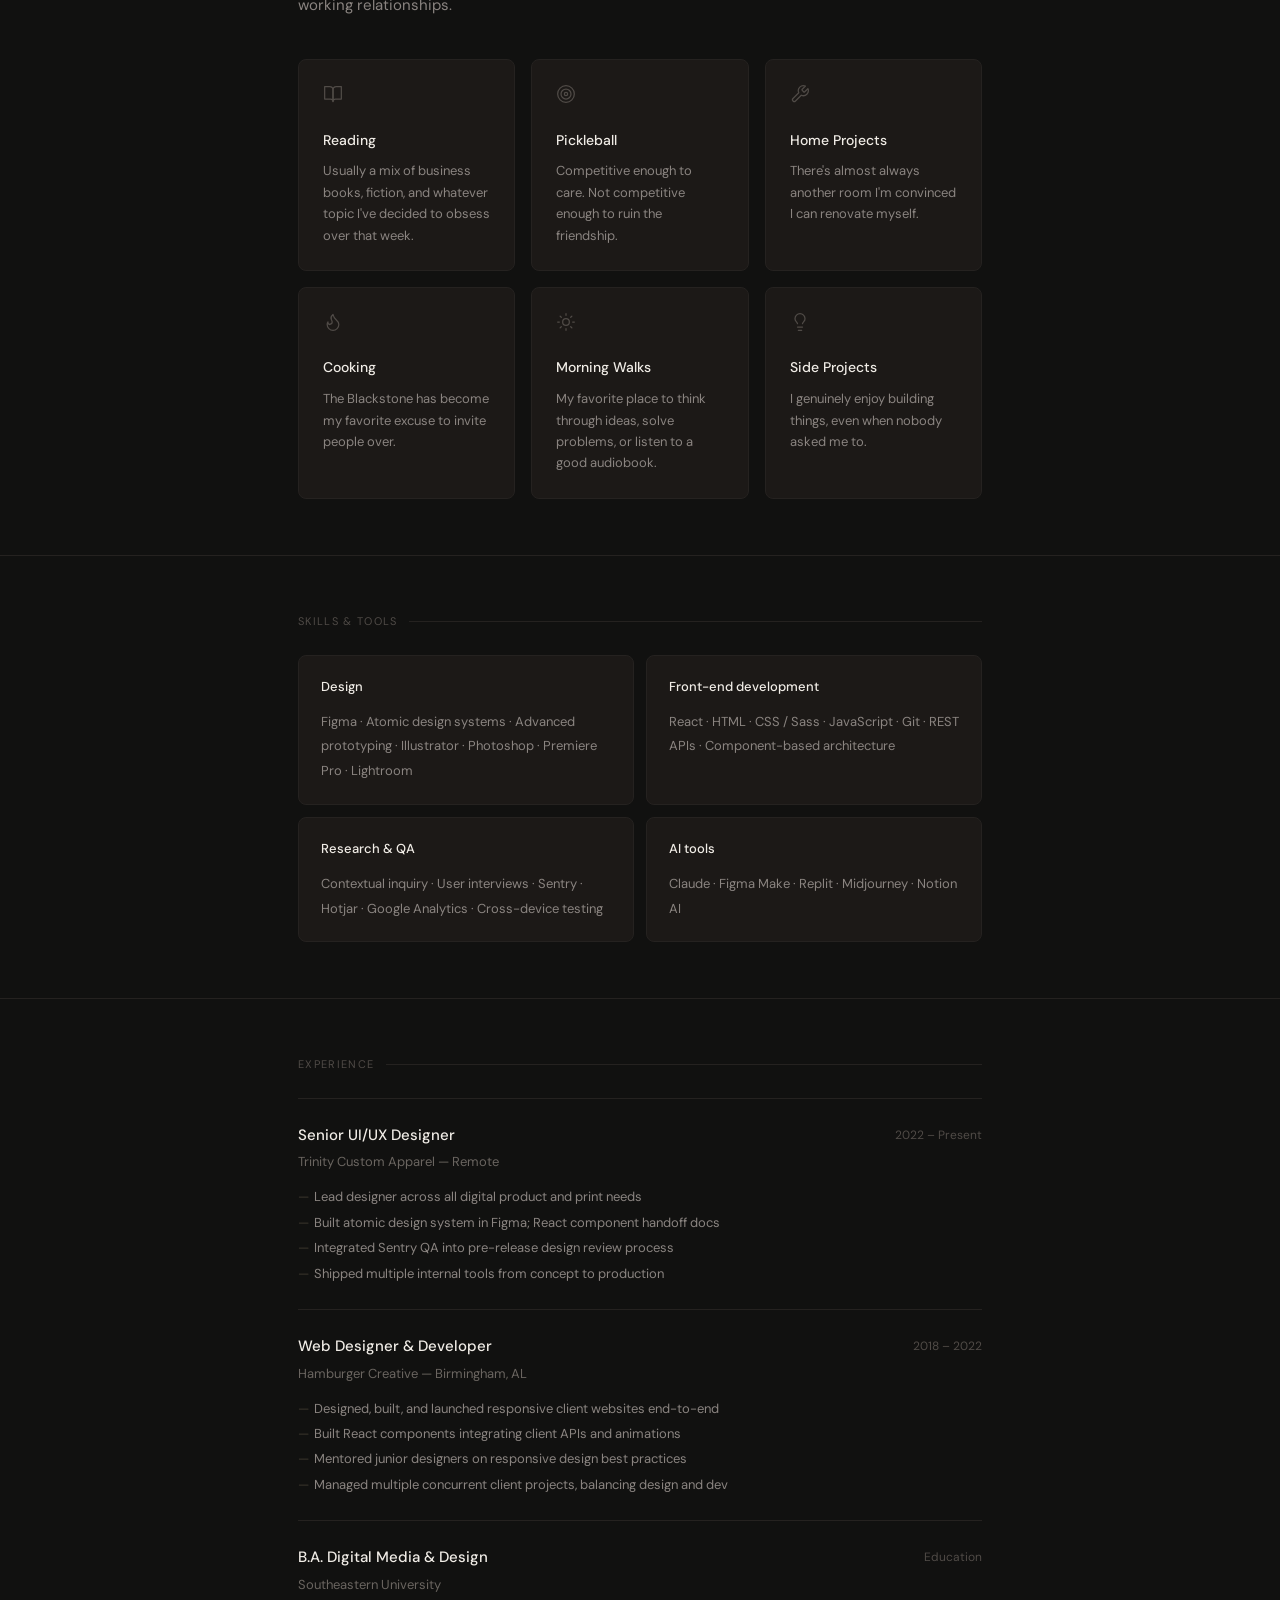
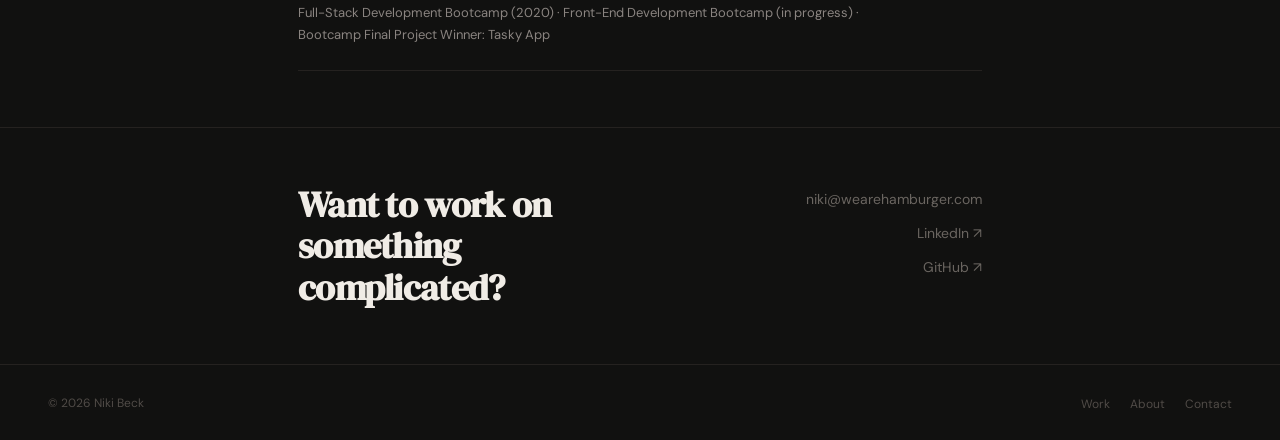
<file: about.html>
<!DOCTYPE html>
<html lang="en">
<head>
  <meta charset="UTF-8" />
  <meta name="viewport" content="width=device-width, initial-scale=1.0" />
  <title>About — Niki Beck</title>
  <meta name="description" content="Designer and builder based in Birmingham, AL — I design software and then help build it." />
  <link rel="stylesheet" href="css/style.css" />
  <style>
    /* ── Outside of Work section ── */
    .about-outside__body p + p { margin-top: 16px; }

    .enjoy-grid {
      display: grid;
      grid-template-columns: repeat(3, 1fr);
      gap: 16px;
      margin-top: 40px;
    }

    .enjoy-card {
      background: var(--white);
      border: 0.5px solid var(--rule);
      border-radius: var(--radius);
      padding: 24px;
      transition: border-color 0.2s ease, transform 0.2s ease, box-shadow 0.2s ease;
    }

    .enjoy-card:hover {
      border-color: var(--stone);
      transform: translateY(-2px);
      box-shadow: 0 8px 28px rgba(0, 0, 0, 0.3);
    }

    .enjoy-card__icon {
      display: block;
      color: var(--ghost);
      margin-bottom: 16px;
      transition: color 0.2s ease;
    }

    .enjoy-card:hover .enjoy-card__icon { color: var(--subtle); }

    .enjoy-card__title {
      font-size: 14px;
      font-weight: 500;
      color: var(--ink);
      margin-bottom: 8px;
    }

    .enjoy-card__desc {
      font-size: 13px;
      color: var(--muted);
      line-height: 1.65;
    }

    @media (max-width: 640px) {
      .enjoy-grid { grid-template-columns: 1fr; }
    }

    @media (prefers-reduced-motion: reduce) {
      .enjoy-card { transition: border-color 0.2s ease; }
      .enjoy-card:hover { transform: none; box-shadow: none; }
    }
  </style>
</head>
<body>

  <header class="site-nav">
    <div class="site-nav__inner">
      <a href="index.html" class="site-nav__logo">Niki Beck</a>
      <nav>
        <ul class="site-nav__links">
          <li><a href="index.html#work">Work</a></li>
          <li><a href="about.html" class="active">About</a></li>
          <li><a href="NikiBeck_Resume.pdf" target="_blank">Resume</a></li>
          <li><a href="index.html#contact">Contact</a></li>
        </ul>
      </nav>
    </div>
  </header>

  <main>

    <!-- ── Hero ── -->
    <section class="section" style="padding-top: 64px;">
      <div class="page-wrap">
        <div class="hero-animate">
          <p class="eyebrow">About</p>
          <h1 class="display" style="margin-bottom: 20px;">Hi. I'm Niki.</h1>
          <p class="subhead">I've been designing software for 8 years, and building it for most of that time. Not as a side skill — I write real React on real production codebases. It changes how I think about what I design.</p>
        </div>
      </div>
    </section>

    <!-- ── Bio ── -->
    <section class="section">
      <div class="page-wrap">
        <div style="display: grid; grid-template-columns: 1fr 1fr; gap: 48px; align-items: start;">
          <div class="reveal">
            <p class="body-text">Most of my work has been B2B — tools that real people use to do their actual jobs. Warehouse workers shipping orders. Sales reps managing clients on their phone. Dealers configuring custom garments from a fabric catalog. These aren't the most glamorous use cases. But they're complicated, and getting them wrong has real consequences.</p>
            <p class="body-text">At Trinity, I design the tools and then help build them. Not "here's the Figma file, good luck" — I sit in code review, write React components, and debug edge cases alongside the engineering team. Before that, at Hamburger Creative, I was usually the whole design and dev team for client projects. Working solo teaches you to prioritize fast.</p>
            <p class="body-text">I'm currently looking for my next role. I care less about the industry and more about the problem — as long as it's genuinely hard and the team cares about getting it right. Based in Birmingham, AL and open to remote.</p>
            <div style="display: flex; gap: 16px; flex-wrap: wrap; margin-top: 28px;">
              <a href="NikiBeck_Resume.pdf" target="_blank" class="btn btn--primary">Download resume</a>
              <a href="mailto:niki@wearehamburger.com" class="btn btn--ghost">Get in touch →</a>
            </div>
          </div>
          <div class="reveal reveal-delay-1">
            <img src="./assets/personal.JPG" alt="Niki Beck" style="width:100%;height:500px;object-fit:cover;object-position:center 10%;border-radius:12px;" />
          </div>
        </div>
      </div>
    </section>

    <!-- ── Outside of Work ── -->
    <section class="section">
      <div class="page-wrap">

        <p class="section__label">Outside of work</p>

        <div class="about-outside__body reveal">
          <p class="body-text">Outside of work, I'm usually chasing some small project. Some weekends that means getting lost in a home renovation, trying a new recipe on the Blackstone, or convincing friends to play just one more game of pickleball. Other weekends I'm reading, walking, or going down a rabbit hole about something I've decided I need to learn.</p>
          <p class="body-text">Looking back, all of those things have something in common: I like building, improving, and figuring things out. That's probably why product design has always felt like a natural fit.</p>
          <p class="body-text">I genuinely enjoy working with people. Some of my favorite moments on a project aren't the final presentation — they're sitting with a developer solving a weird edge case, or talking through an idea until it finally clicks. Building good products matters to me, but so does building good working relationships.</p>
        </div>

        <div class="enjoy-grid reveal reveal-delay-1">

          <div class="enjoy-card">
            <span class="enjoy-card__icon">
              <svg xmlns="http://www.w3.org/2000/svg" width="20" height="20" viewBox="0 0 24 24" fill="none" stroke="currentColor" stroke-width="1.5" stroke-linecap="round" stroke-linejoin="round"><path d="M2 3h6a4 4 0 0 1 4 4v14a3 3 0 0 0-3-3H2z"/><path d="M22 3h-6a4 4 0 0 0-4 4v14a3 3 0 0 1 3-3h7z"/></svg>
            </span>
            <p class="enjoy-card__title">Reading</p>
            <p class="enjoy-card__desc">Usually a mix of business books, fiction, and whatever topic I've decided to obsess over that week.</p>
          </div>

          <div class="enjoy-card">
            <span class="enjoy-card__icon">
              <svg xmlns="http://www.w3.org/2000/svg" width="20" height="20" viewBox="0 0 24 24" fill="none" stroke="currentColor" stroke-width="1.5" stroke-linecap="round" stroke-linejoin="round"><circle cx="12" cy="12" r="10"/><circle cx="12" cy="12" r="6"/><circle cx="12" cy="12" r="2"/></svg>
            </span>
            <p class="enjoy-card__title">Pickleball</p>
            <p class="enjoy-card__desc">Competitive enough to care. Not competitive enough to ruin the friendship.</p>
          </div>

          <div class="enjoy-card">
            <span class="enjoy-card__icon">
              <svg xmlns="http://www.w3.org/2000/svg" width="20" height="20" viewBox="0 0 24 24" fill="none" stroke="currentColor" stroke-width="1.5" stroke-linecap="round" stroke-linejoin="round"><path d="M14.7 6.3a1 1 0 0 0 0 1.4l1.6 1.6a1 1 0 0 0 1.4 0l3.77-3.77a6 6 0 0 1-7.94 7.94l-6.91 6.91a2.12 2.12 0 0 1-3-3l6.91-6.91a6 6 0 0 1 7.94-7.94l-3.76 3.76z"/></svg>
            </span>
            <p class="enjoy-card__title">Home Projects</p>
            <p class="enjoy-card__desc">There's almost always another room I'm convinced I can renovate myself.</p>
          </div>

          <div class="enjoy-card">
            <span class="enjoy-card__icon">
              <svg xmlns="http://www.w3.org/2000/svg" width="20" height="20" viewBox="0 0 24 24" fill="none" stroke="currentColor" stroke-width="1.5" stroke-linecap="round" stroke-linejoin="round"><path d="M8.5 14.5A2.5 2.5 0 0 0 11 12c0-1.38-.5-2-1-3-1.072-2.143-.224-4.054 2-6 .5 2.5 2 4.9 4 6.5 2 1.6 3 3.5 3 5.5a7 7 0 1 1-14 0c0-1.153.433-2.294 1-3a2.5 2.5 0 0 0 2.5 3z"/></svg>
            </span>
            <p class="enjoy-card__title">Cooking</p>
            <p class="enjoy-card__desc">The Blackstone has become my favorite excuse to invite people over.</p>
          </div>

          <div class="enjoy-card">
            <span class="enjoy-card__icon">
              <svg xmlns="http://www.w3.org/2000/svg" width="20" height="20" viewBox="0 0 24 24" fill="none" stroke="currentColor" stroke-width="1.5" stroke-linecap="round" stroke-linejoin="round"><circle cx="12" cy="12" r="4"/><path d="M12 2v2M12 20v2M4.93 4.93l1.41 1.41M17.66 17.66l1.41 1.41M2 12h2M20 12h2M6.34 17.66l-1.41 1.41M19.07 4.93l-1.41 1.41"/></svg>
            </span>
            <p class="enjoy-card__title">Morning Walks</p>
            <p class="enjoy-card__desc">My favorite place to think through ideas, solve problems, or listen to a good audiobook.</p>
          </div>

          <div class="enjoy-card">
            <span class="enjoy-card__icon">
              <svg xmlns="http://www.w3.org/2000/svg" width="20" height="20" viewBox="0 0 24 24" fill="none" stroke="currentColor" stroke-width="1.5" stroke-linecap="round" stroke-linejoin="round"><path d="M15 14c.2-1 .7-1.7 1.5-2.5 1-.9 1.5-2.2 1.5-3.5A6 6 0 0 0 6 8c0 1 .2 2.2 1.5 3.5.7.7 1.3 1.5 1.5 2.5"/><path d="M9 18h6"/><path d="M10 22h4"/></svg>
            </span>
            <p class="enjoy-card__title">Side Projects</p>
            <p class="enjoy-card__desc">I genuinely enjoy building things, even when nobody asked me to.</p>
          </div>

        </div>

      </div>
    </section>

    <!-- ── Skills ── -->
    <section class="section">
      <div class="page-wrap">
        <p class="section__label">Skills &amp; tools</p>
        <div style="display: grid; grid-template-columns: repeat(2, 1fr); gap: 12px;" class="reveal">

          <div style="background: var(--white); border: 0.5px solid var(--rule); border-radius: var(--radius); padding: 20px 22px;">
            <p style="font-size: 13px; font-weight: 500; color: var(--ink); margin-bottom: 12px;">Design</p>
            <p style="font-size: 13px; color: var(--muted); line-height: 1.9;">Figma · Atomic design systems · Advanced prototyping · Illustrator · Photoshop · Premiere Pro · Lightroom</p>
          </div>

          <div style="background: var(--white); border: 0.5px solid var(--rule); border-radius: var(--radius); padding: 20px 22px;">
            <p style="font-size: 13px; font-weight: 500; color: var(--ink); margin-bottom: 12px;">Front-end development</p>
            <p style="font-size: 13px; color: var(--muted); line-height: 1.9;">React · HTML · CSS / Sass · JavaScript · Git · REST APIs · Component-based architecture</p>
          </div>

          <div style="background: var(--white); border: 0.5px solid var(--rule); border-radius: var(--radius); padding: 20px 22px;">
            <p style="font-size: 13px; font-weight: 500; color: var(--ink); margin-bottom: 12px;">Research &amp; QA</p>
            <p style="font-size: 13px; color: var(--muted); line-height: 1.9;">Contextual inquiry · User interviews · Sentry · Hotjar · Google Analytics · Cross-device testing</p>
          </div>

          <div style="background: var(--white); border: 0.5px solid var(--rule); border-radius: var(--radius); padding: 20px 22px;">
            <p style="font-size: 13px; font-weight: 500; color: var(--ink); margin-bottom: 12px;">AI tools</p>
            <p style="font-size: 13px; color: var(--muted); line-height: 1.9;">Claude · Figma Make · Replit · Midjourney · Notion AI</p>
          </div>

        </div>
      </div>
    </section>

    <!-- ── Experience ── -->
    <section class="section">
      <div class="page-wrap">
        <p class="section__label">Experience</p>

        <div style="padding: 24px 0; border-top: 0.5px solid var(--rule);" class="reveal">
          <div style="display: grid; grid-template-columns: 1fr auto; gap: 16px; align-items: start;">
            <div>
              <p style="font-size: 15px; font-weight: 500; color: var(--ink); margin-bottom: 3px;">Senior UI/UX Designer</p>
              <p style="font-size: 13px; color: var(--subtle); margin-bottom: 12px;">Trinity Custom Apparel — Remote</p>
              <ul style="list-style: none; padding: 0;">
                <li style="font-size: 13px; color: var(--muted); line-height: 1.8; padding-left: 16px; position: relative; margin-bottom: 2px;"><span style="position:absolute;left:0;color:var(--stone);">—</span>Lead designer across all digital product and print needs</li>
                <li style="font-size: 13px; color: var(--muted); line-height: 1.8; padding-left: 16px; position: relative; margin-bottom: 2px;"><span style="position:absolute;left:0;color:var(--stone);">—</span>Built atomic design system in Figma; React component handoff docs</li>
                <li style="font-size: 13px; color: var(--muted); line-height: 1.8; padding-left: 16px; position: relative; margin-bottom: 2px;"><span style="position:absolute;left:0;color:var(--stone);">—</span>Integrated Sentry QA into pre-release design review process</li>
                <li style="font-size: 13px; color: var(--muted); line-height: 1.8; padding-left: 16px; position: relative;"><span style="position:absolute;left:0;color:var(--stone);">—</span>Shipped multiple internal tools from concept to production</li>
              </ul>
            </div>
            <p style="font-size: 12px; color: var(--ghost); white-space: nowrap; padding-top: 2px;">2022 – Present</p>
          </div>
        </div>

        <div style="padding: 24px 0; border-top: 0.5px solid var(--rule);" class="reveal reveal-delay-1">
          <div style="display: grid; grid-template-columns: 1fr auto; gap: 16px; align-items: start;">
            <div>
              <p style="font-size: 15px; font-weight: 500; color: var(--ink); margin-bottom: 3px;">Web Designer &amp; Developer</p>
              <p style="font-size: 13px; color: var(--subtle); margin-bottom: 12px;">Hamburger Creative — Birmingham, AL</p>
              <ul style="list-style: none; padding: 0;">
                <li style="font-size: 13px; color: var(--muted); line-height: 1.8; padding-left: 16px; position: relative; margin-bottom: 2px;"><span style="position:absolute;left:0;color:var(--stone);">—</span>Designed, built, and launched responsive client websites end-to-end</li>
                <li style="font-size: 13px; color: var(--muted); line-height: 1.8; padding-left: 16px; position: relative; margin-bottom: 2px;"><span style="position:absolute;left:0;color:var(--stone);">—</span>Built React components integrating client APIs and animations</li>
                <li style="font-size: 13px; color: var(--muted); line-height: 1.8; padding-left: 16px; position: relative; margin-bottom: 2px;"><span style="position:absolute;left:0;color:var(--stone);">—</span>Mentored junior designers on responsive design best practices</li>
                <li style="font-size: 13px; color: var(--muted); line-height: 1.8; padding-left: 16px; position: relative;"><span style="position:absolute;left:0;color:var(--stone);">—</span>Managed multiple concurrent client projects, balancing design and dev</li>
              </ul>
            </div>
            <p style="font-size: 12px; color: var(--ghost); white-space: nowrap; padding-top: 2px;">2018 – 2022</p>
          </div>
        </div>

        <div style="padding: 24px 0; border-top: 0.5px solid var(--rule);" class="reveal reveal-delay-2">
          <div style="display: grid; grid-template-columns: 1fr auto; gap: 16px; align-items: start;">
            <div>
              <p style="font-size: 15px; font-weight: 500; color: var(--ink); margin-bottom: 3px;">B.A. Digital Media &amp; Design</p>
              <p style="font-size: 13px; color: var(--subtle); margin-bottom: 6px;">Southeastern University</p>
              <p style="font-size: 13px; color: var(--muted);">Full-Stack Development Bootcamp (2020) · Front-End Development Bootcamp (in progress) · Bootcamp Final Project Winner: Tasky App</p>
            </div>
            <p style="font-size: 12px; color: var(--ghost); white-space: nowrap; padding-top: 2px;">Education</p>
          </div>
        </div>

        <div style="border-top: 0.5px solid var(--rule);"></div>

      </div>
    </section>

    <!-- ── Contact ── -->
    <section class="section" style="border-bottom: none;">
      <div class="page-wrap">
        <div class="reveal" style="display: flex; align-items: flex-start; justify-content: space-between; gap: 32px; flex-wrap: wrap;">
          <h2 class="headline" style="max-width: 300px;">Want to work on something complicated?</h2>
          <div style="display: flex; flex-direction: column; gap: 10px; align-items: flex-end; padding-top: 4px;">
            <a href="mailto:niki@wearehamburger.com" style="font-size: 14px; color: var(--subtle); transition: color 0.15s;" onmouseover="this.style.color='var(--ink)'" onmouseout="this.style.color='var(--subtle)'">niki@wearehamburger.com</a>
            <a href="https://www.linkedin.com/in/niki-beck-49bb80b8/" target="_blank" style="font-size: 14px; color: var(--subtle); transition: color 0.15s;" onmouseover="this.style.color='var(--ink)'" onmouseout="this.style.color='var(--subtle)'">LinkedIn ↗</a>
            <a href="https://github.com/Nikibeck1" target="_blank" style="font-size: 14px; color: var(--subtle); transition: color 0.15s;" onmouseover="this.style.color='var(--ink)'" onmouseout="this.style.color='var(--subtle)'">GitHub ↗</a>
          </div>
        </div>
      </div>
    </section>

  </main>

  <footer class="site-footer">
    <span class="site-footer__copy">© 2026 Niki Beck</span>
    <nav>
      <ul class="site-footer__links">
        <li><a href="index.html#work">Work</a></li>
        <li><a href="about.html">About</a></li>
        <li><a href="mailto:niki@wearehamburger.com">Contact</a></li>
      </ul>
    </nav>
  </footer>

  <script src="js/main.js"></script>
</body>
</html>
</file>
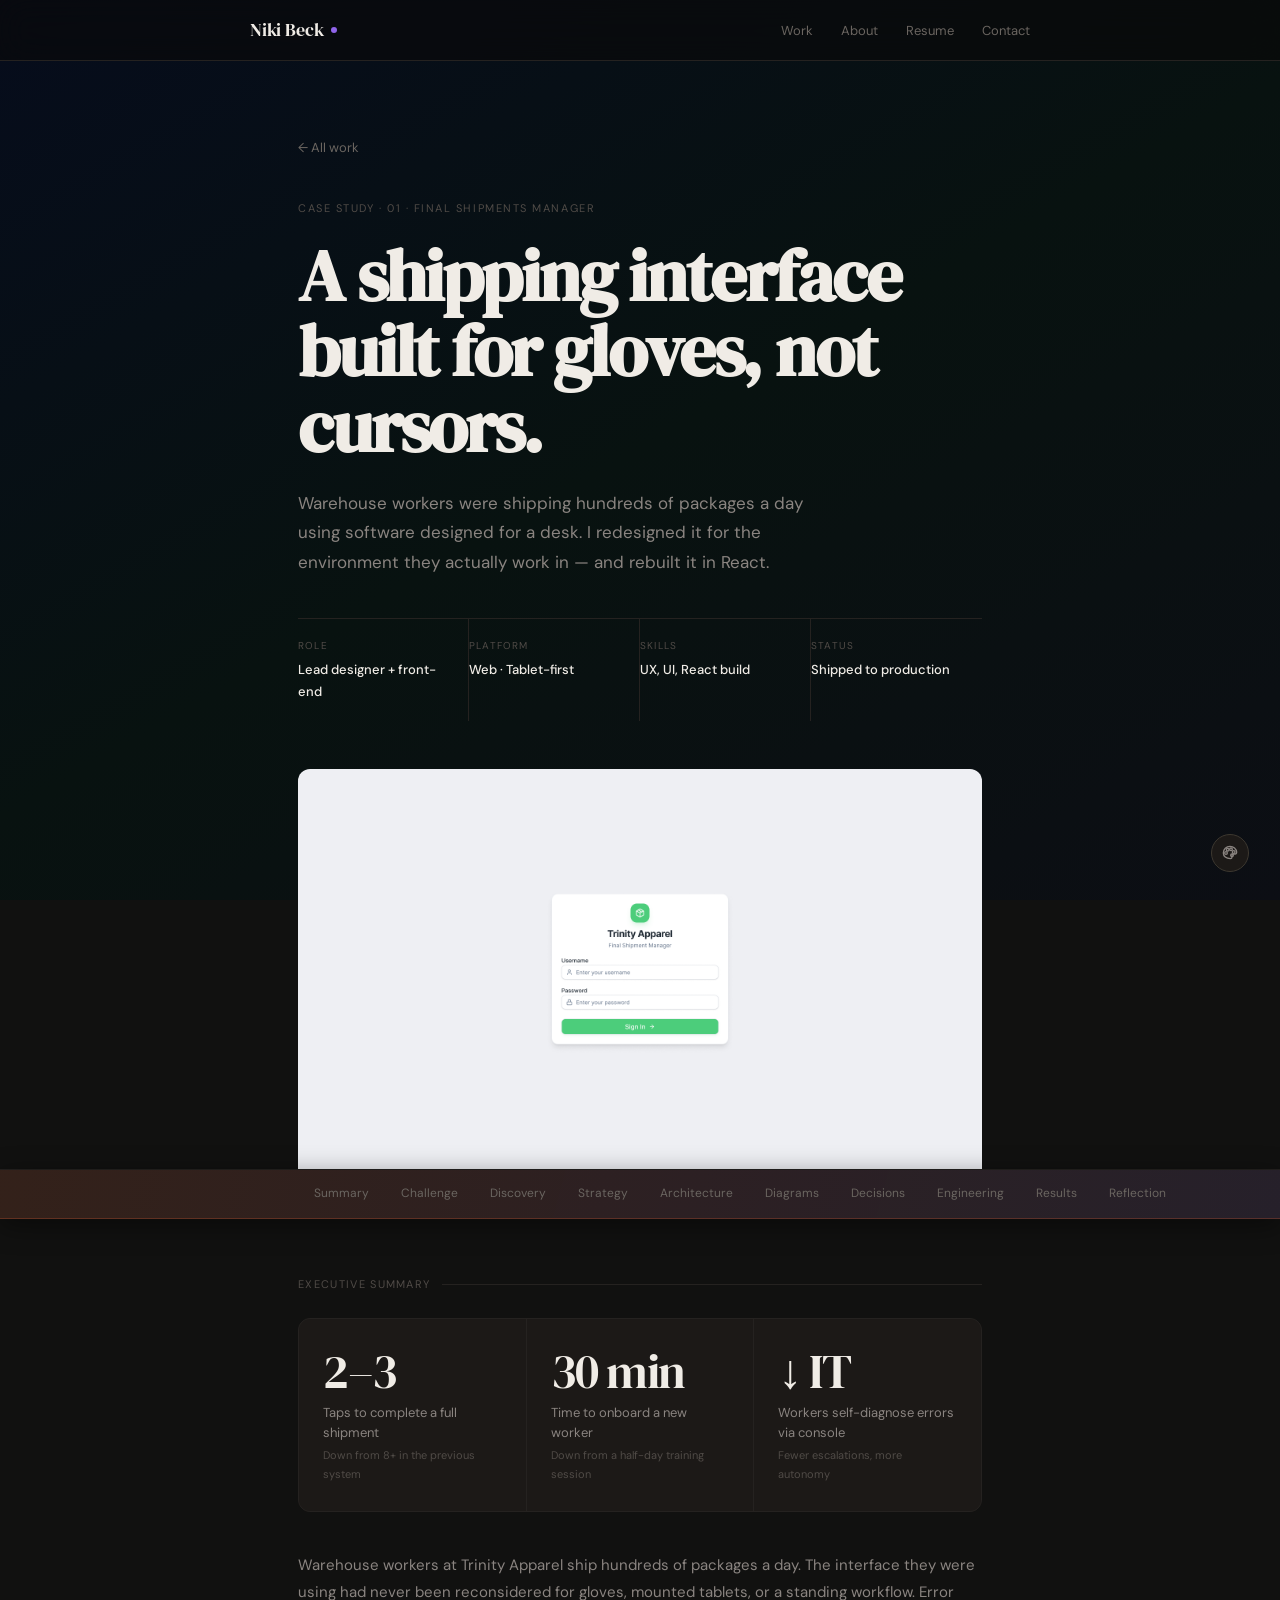
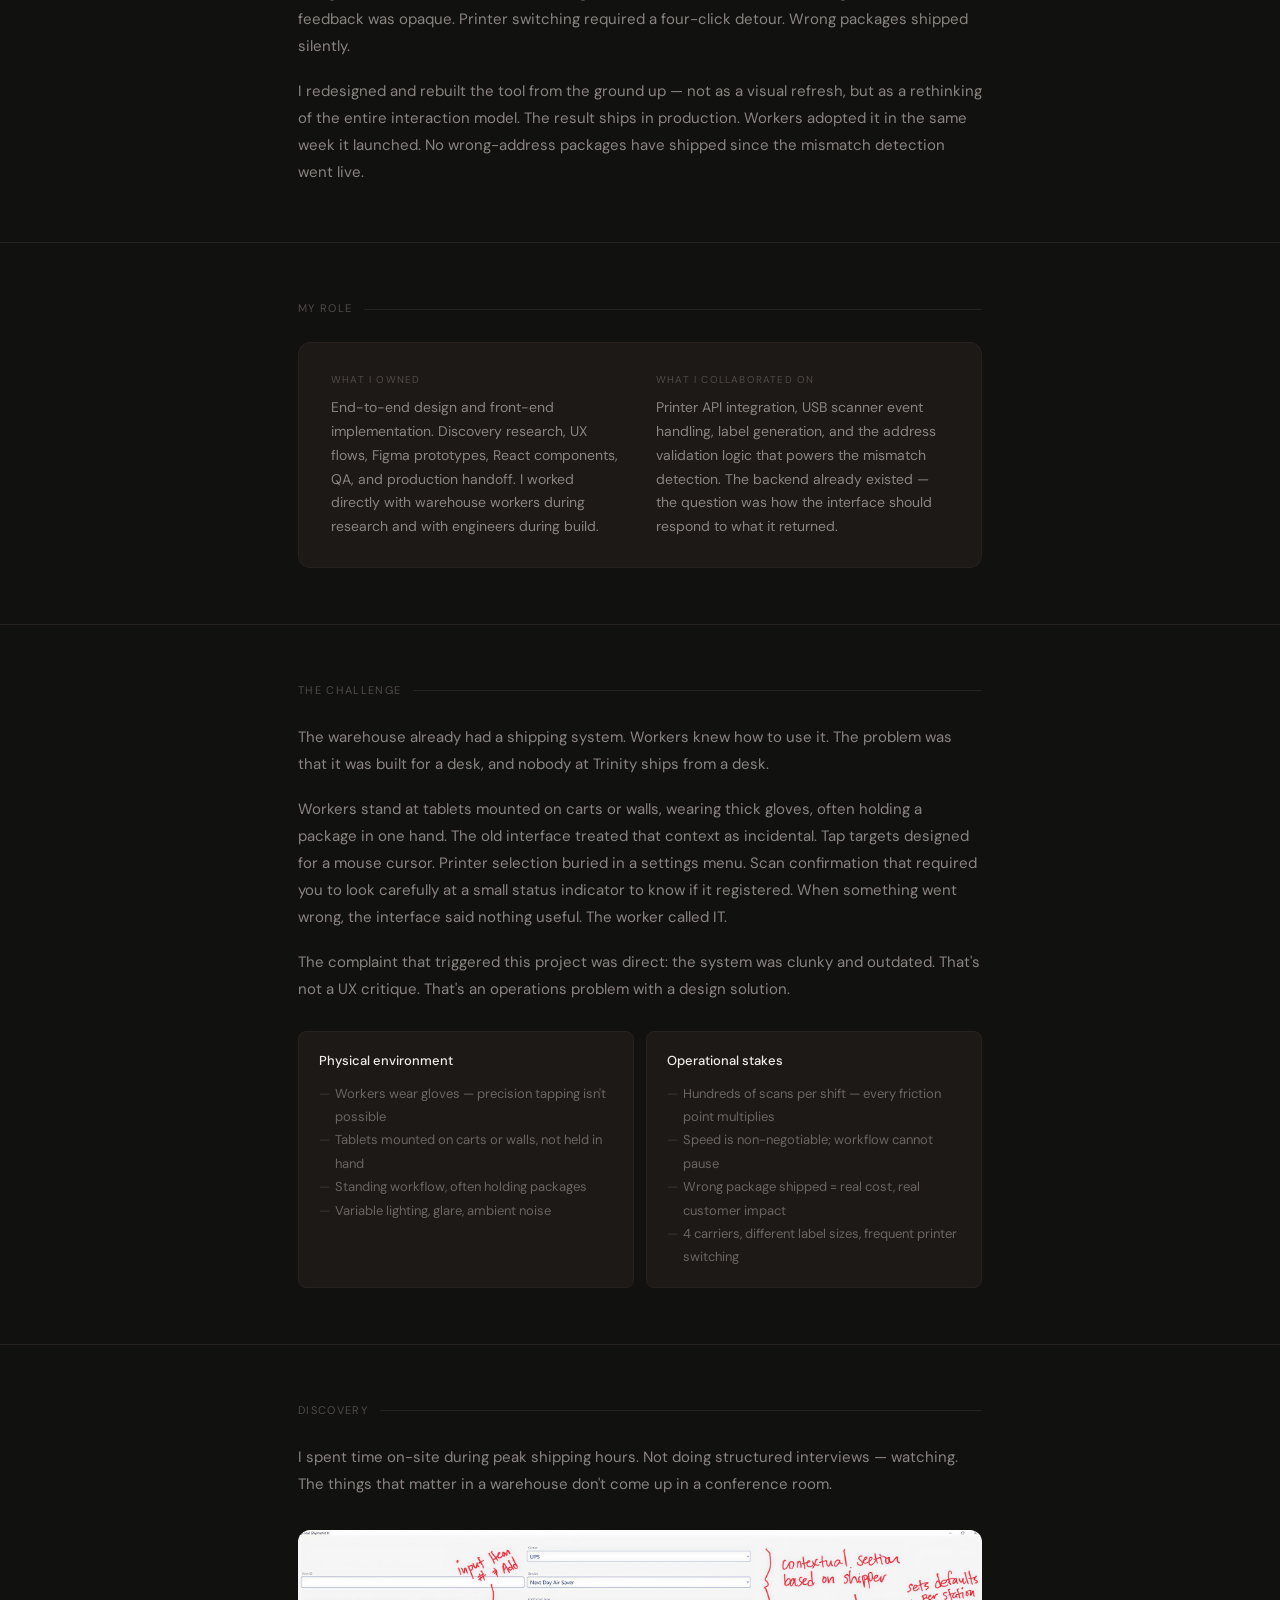
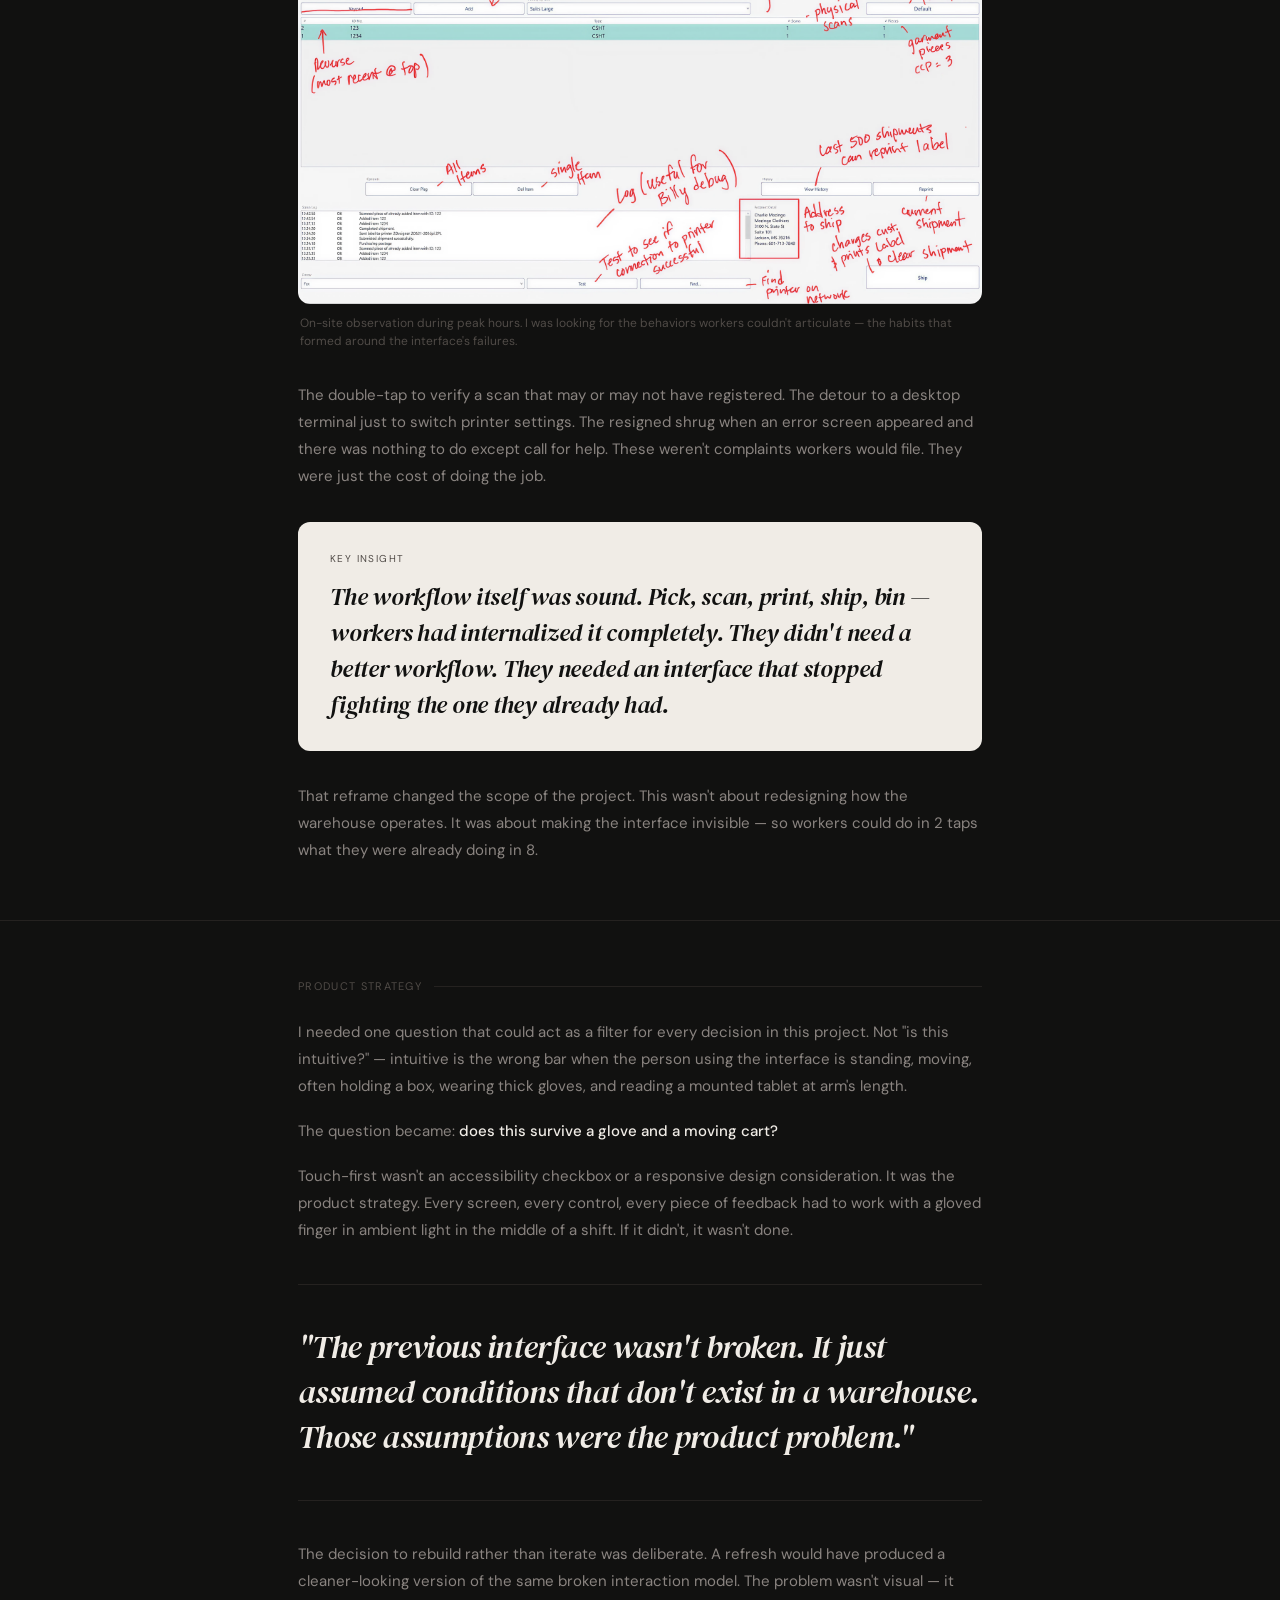
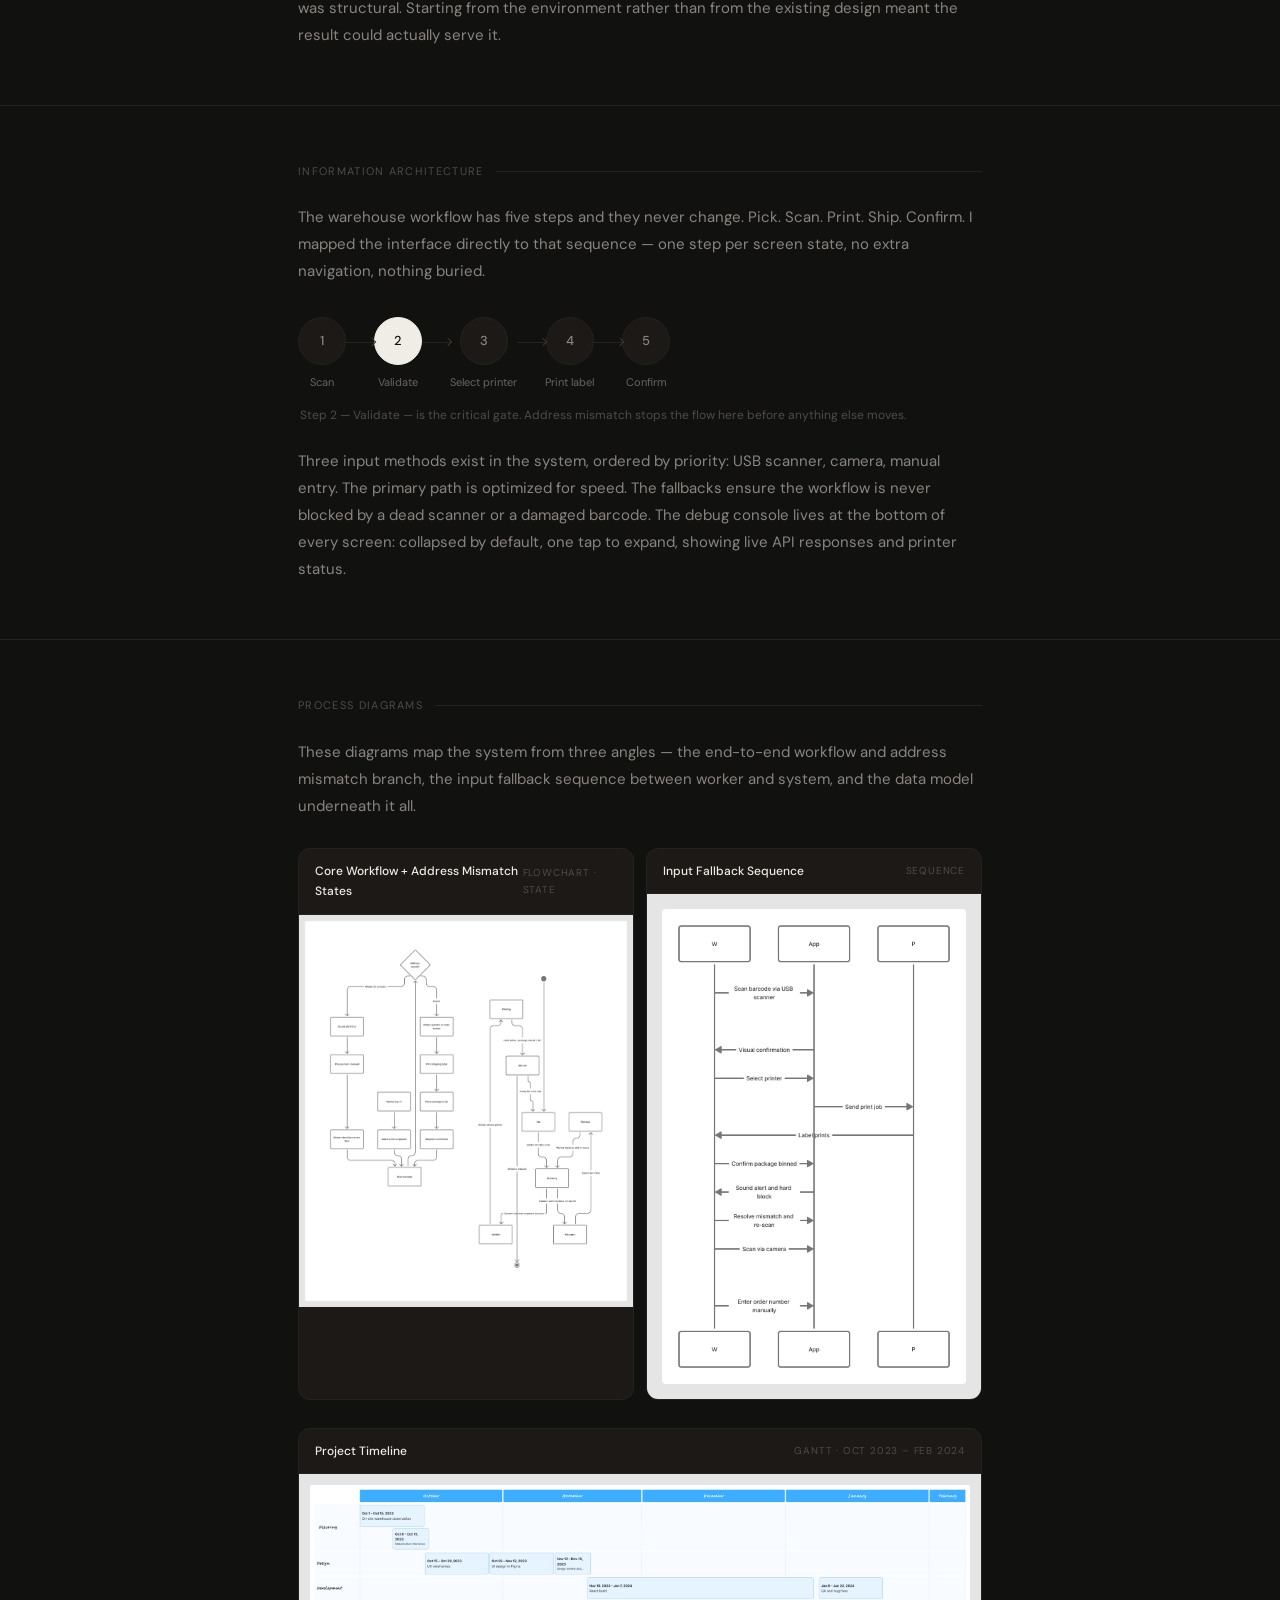
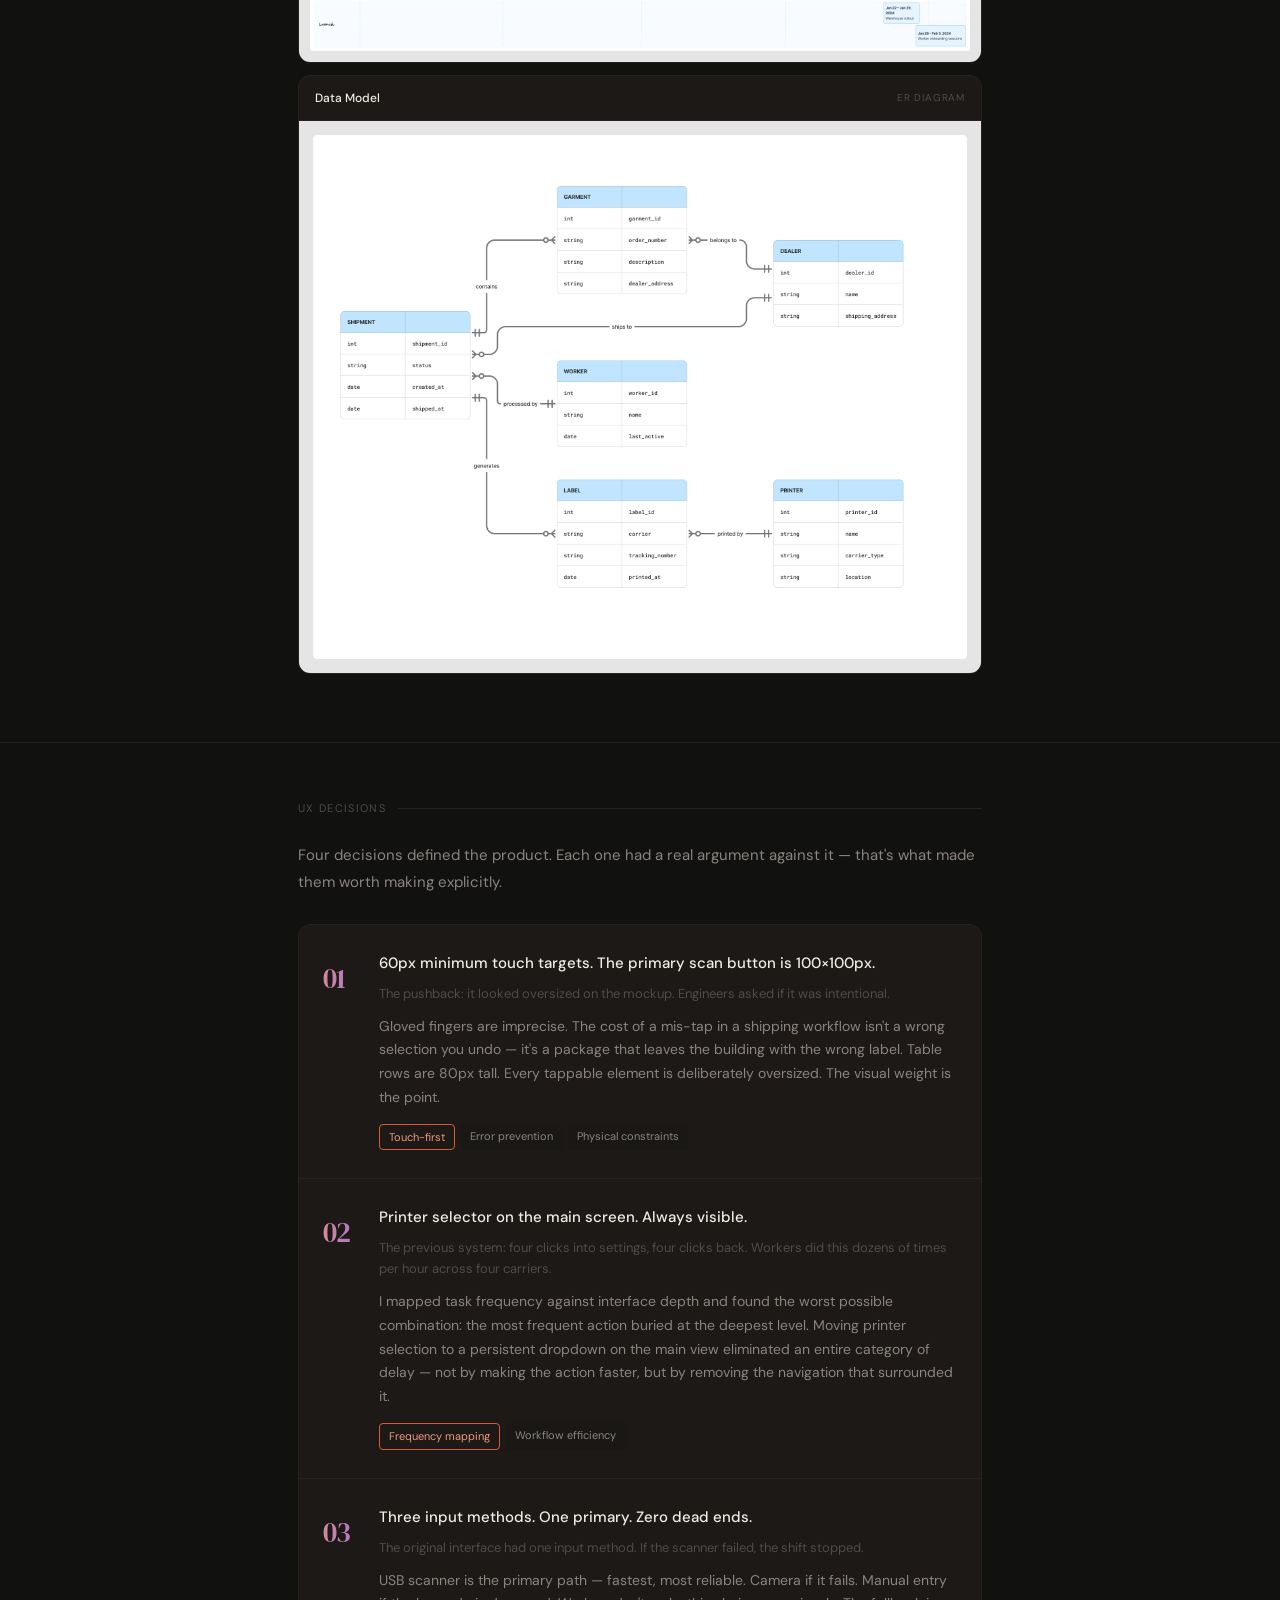
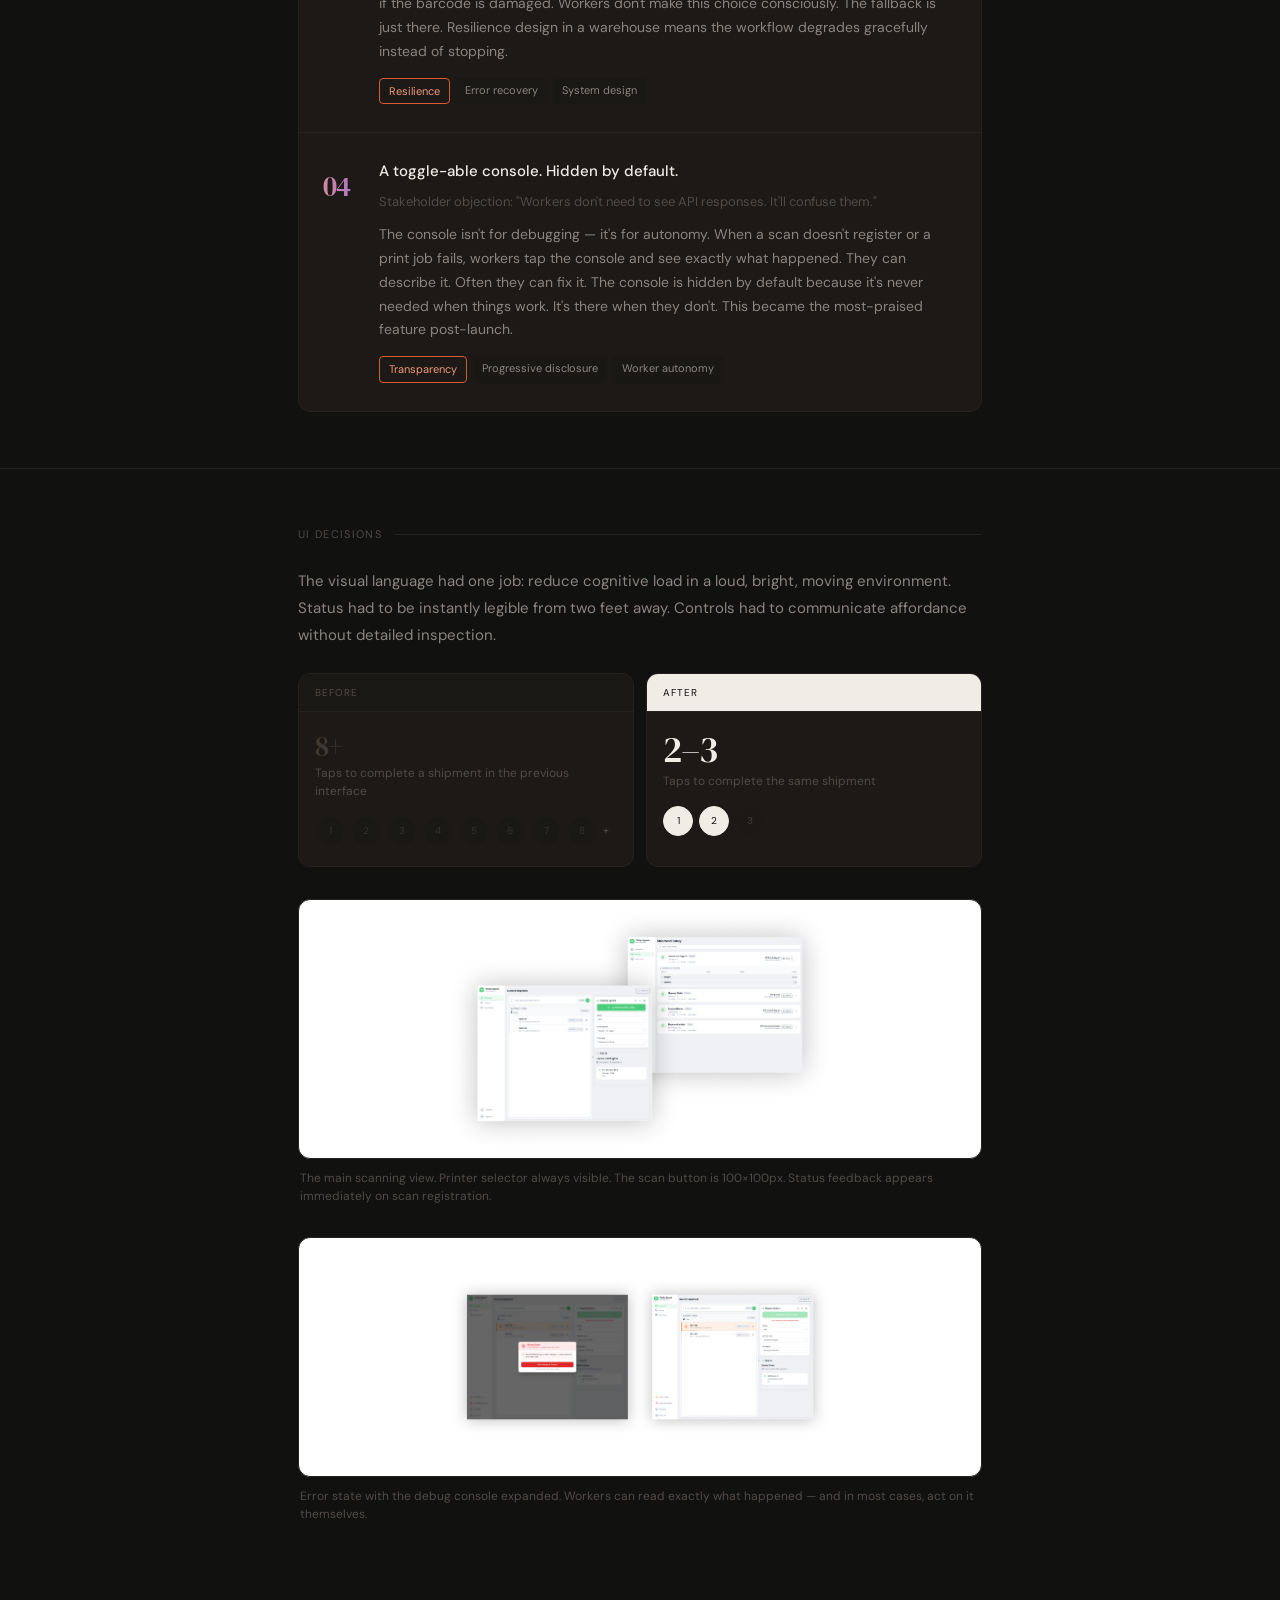
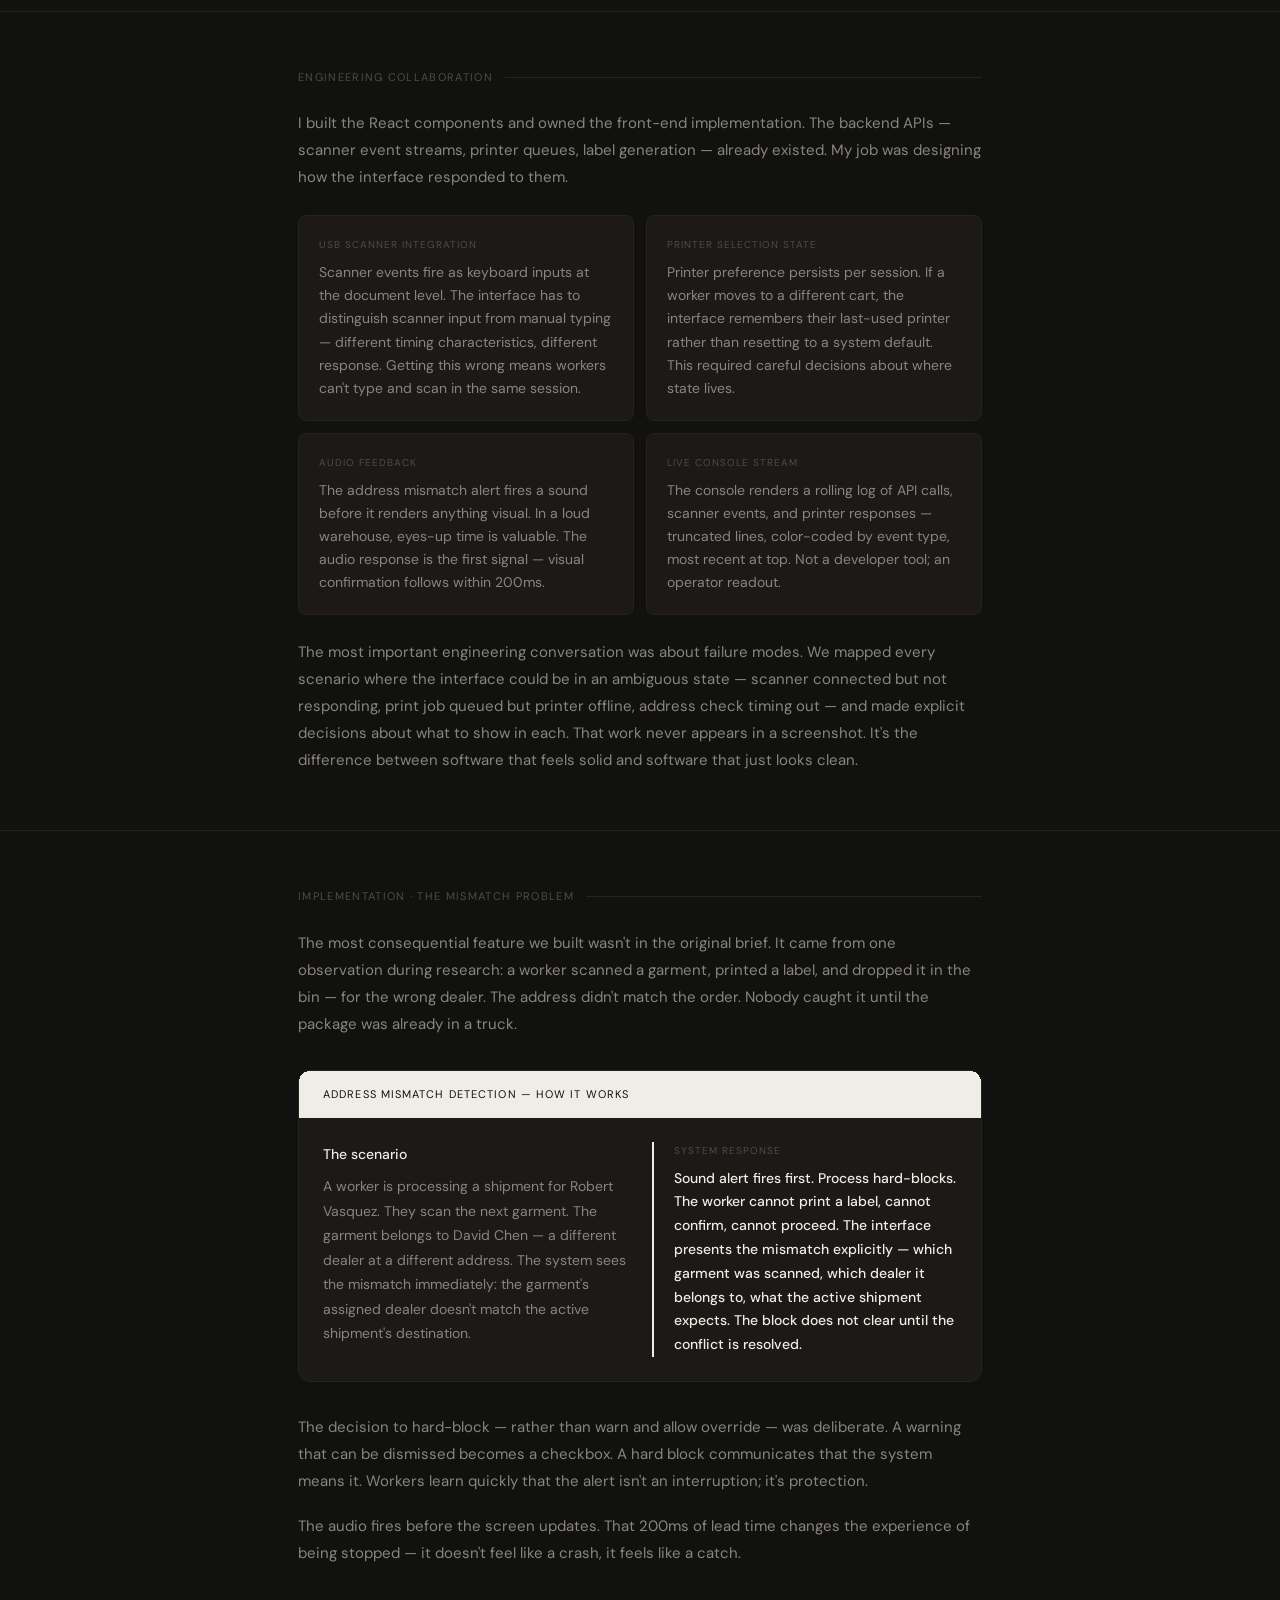
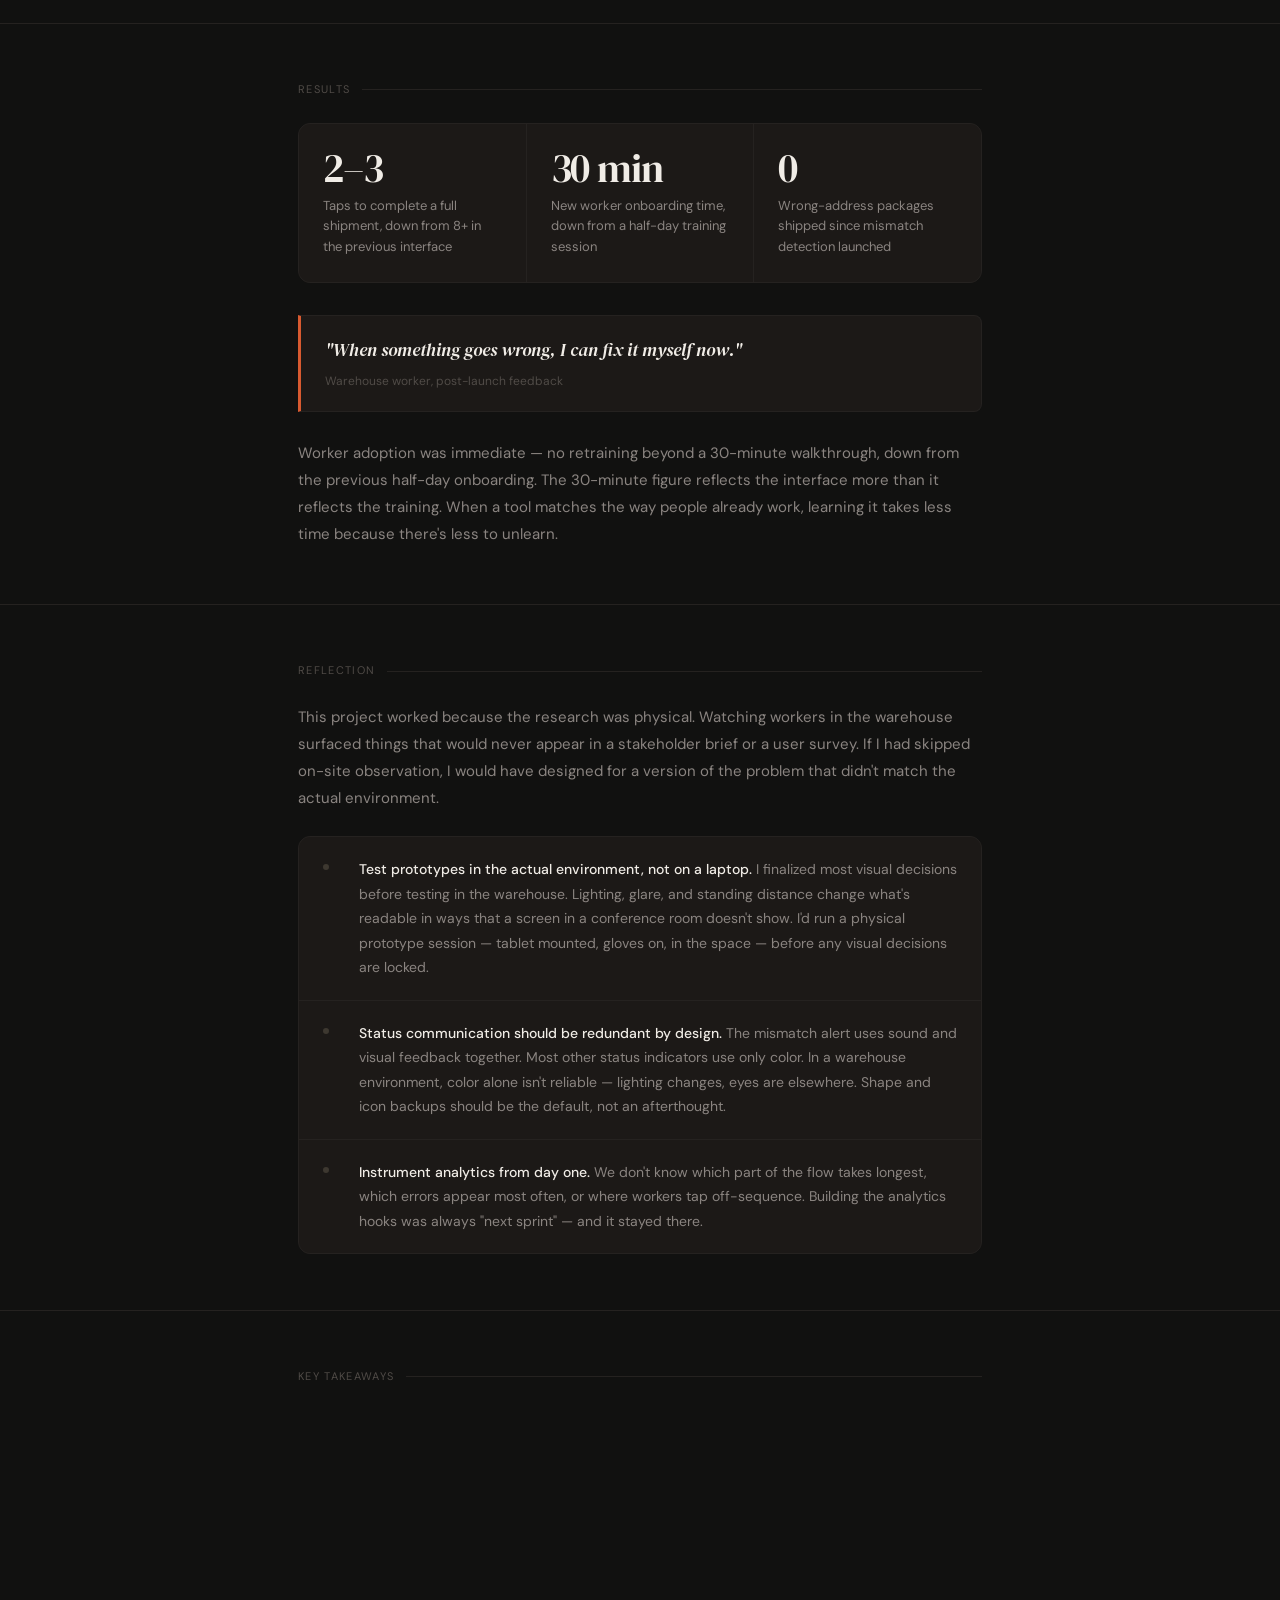
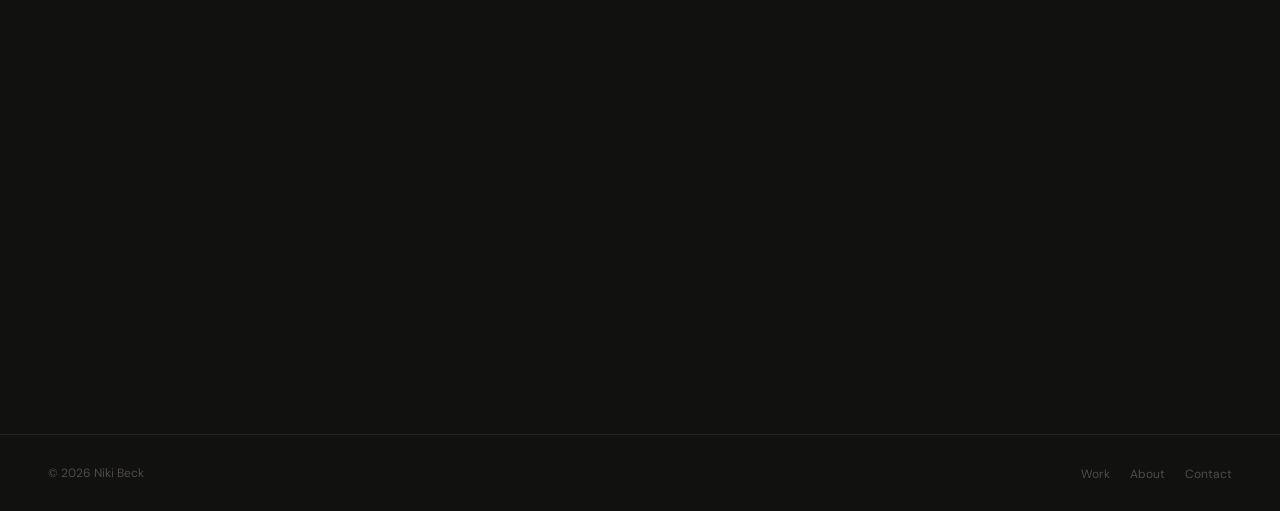
<file: case-study-final-shipments.html>
<!DOCTYPE html>
<html lang="en">
<head>
  <meta charset="UTF-8" />
  <meta name="viewport" content="width=device-width, initial-scale=1.0" />
  <title>Final Shipments Manager — Niki Beck</title>
  <meta name="description" content="How a touch-first warehouse interface eliminated mislabeled packages, cut onboarding from half a day to 30 minutes, and gave workers control over their own errors." />
  <link rel="stylesheet" href="css/style.css" />
  <style>

    /* ── Progress bar ── */
    #progress-bar {
      position: fixed;
      top: 0;
      left: 0;
      height: 3px;
      background: var(--ink);
      width: 0%;
      z-index: 200;
      transition: width 0.05s linear;
    }

    /* ── Case study overrides ── */
    .cs-back {
      display: inline-flex;
      align-items: center;
      gap: 6px;
      font-size: 13px;
      color: var(--subtle);
      margin-bottom: 40px;
      transition: color 0.15s;
    }
    .cs-back:hover { color: var(--ink); }

    /* ── Hero ── */
    .cs-hero {
      padding: 72px 0 0;
      border-bottom: 0.5px solid var(--rule);
    }
    .cs-hero__kicker {
      font-size: 11px;
      letter-spacing: 0.14em;
      text-transform: uppercase;
      color: var(--ghost);
      margin-bottom: 20px;
    }
    .cs-hero__title {
      font-family: var(--serif);
      font-size: clamp(42px, 7vw, 72px);
      line-height: 1.05;
      letter-spacing: -0.03em;
      color: var(--ink);
      margin-bottom: 24px;
    }
    .cs-hero__desc {
      font-size: 17px;
      color: var(--muted);
      line-height: 1.75;
      max-width: 540px;
      margin-bottom: 40px;
    }
    .cs-meta-strip {
      display: grid;
      grid-template-columns: repeat(4, 1fr);
      border-top: 0.5px solid var(--rule);
    }
    .cs-meta-item {
      padding: 18px 20px 18px 0;
      border-right: 0.5px solid var(--rule);
    }
    .cs-meta-item:last-child { border-right: none; }
    .cs-meta-label {
      font-size: 10px;
      letter-spacing: 0.12em;
      text-transform: uppercase;
      color: var(--ghost);
      margin-bottom: 5px;
    }
    .cs-meta-value {
      font-size: 13px;
      font-weight: 500;
      color: var(--ink);
    }
    .cs-hero__image {
      margin-top: 48px;
    }
    .cs-hero__image img {
      width: 100%;
      height: 400px;
      object-fit: cover;
      border-radius: var(--radius-lg) var(--radius-lg) 0 0;
      display: block;
    }

    /* ── Sticky section nav ── */
    .cs-section-nav {
      position: sticky;
      top: 61px;
      z-index: 50;
      background: linear-gradient(105deg, rgba(216, 90, 48, 0.12) 0%, rgba(144, 101, 234, 0.09) 100%), var(--white);
      border-bottom: 0.5px solid rgba(216, 90, 48, 0.28);
      box-shadow: 0 6px 28px rgba(0, 0, 0, 0.45);
      overflow-x: auto;
      -webkit-overflow-scrolling: touch;
      scrollbar-width: none;
    }
    .cs-section-nav::-webkit-scrollbar { display: none; }
    .cs-section-nav__inner {
      max-width: var(--max-w);
      margin: 0 auto;
      padding: 0 var(--page-x);
      display: flex;
    }
    .cs-nav-link {
      font-size: 12px;
      color: var(--subtle);
      padding: 13px 16px;
      white-space: nowrap;
      border-bottom: 2px solid transparent;
      transition: color 0.15s, border-color 0.15s;
      cursor: pointer;
    }
    .cs-nav-link:hover { color: var(--ink); }
    .cs-nav-link.active {
      color: var(--coral-lt);
      border-bottom-color: var(--coral-lt);
    }

    /* ── Exec summary stats ── */
    .cs-stat-row {
      display: grid;
      grid-template-columns: repeat(3, 1fr);
      gap: 1px;
      background: var(--rule);
      border: 0.5px solid var(--rule);
      border-radius: var(--radius-lg);
      overflow: hidden;
      margin-bottom: 40px;
    }
    .cs-stat {
      background: var(--white);
      padding: 28px 24px;
    }
    .cs-stat__num {
      font-family: var(--serif);
      font-size: clamp(32px, 5vw, 48px);
      line-height: 1;
      color: var(--ink);
      letter-spacing: -0.03em;
      margin-bottom: 8px;
    }
    .cs-stat__label {
      font-size: 13px;
      color: var(--muted);
      line-height: 1.5;
    }
    .cs-stat__sublabel {
      font-size: 11px;
      color: var(--ghost);
      margin-top: 4px;
    }

    /* ── Role card ── */
    .cs-role-card {
      background: var(--white);
      border: 0.5px solid var(--rule);
      border-radius: var(--radius-lg);
      padding: 28px 32px;
      display: grid;
      grid-template-columns: 1fr 1fr;
      gap: 32px;
    }
    .cs-role-block__label {
      font-size: 10px;
      letter-spacing: 0.12em;
      text-transform: uppercase;
      color: var(--ghost);
      margin-bottom: 8px;
    }
    .cs-role-block__text {
      font-size: 14px;
      color: var(--muted);
      line-height: 1.7;
    }

    /* ── Large pull quote ── */
    .cs-pull-quote {
      padding: 40px 0;
      border-top: 0.5px solid var(--rule);
      border-bottom: 0.5px solid var(--rule);
      margin: 40px 0;
    }
    .cs-pull-quote__text {
      font-family: var(--serif);
      font-size: clamp(22px, 4vw, 32px);
      line-height: 1.4;
      letter-spacing: -0.02em;
      color: var(--ink);
      font-style: italic;
    }
    .cs-pull-quote__attr {
      font-size: 12px;
      color: var(--ghost);
      margin-top: 16px;
      letter-spacing: 0.06em;
      text-transform: uppercase;
    }

    /* ── Insight callout ── */
    .cs-insight {
      background: var(--ink);
      color: var(--cream);
      border-radius: var(--radius-lg);
      padding: 28px 32px;
      margin: 32px 0;
    }
    .cs-insight__label {
      font-size: 10px;
      letter-spacing: 0.14em;
      text-transform: uppercase;
      color: var(--ghost);
      margin-bottom: 12px;
    }
    .cs-insight__text {
      font-family: var(--serif);
      font-size: clamp(18px, 3vw, 24px);
      line-height: 1.5;
      letter-spacing: -0.01em;
      font-style: italic;
      color: var(--cream);
    }

    /* ── Process flow ── */
    .cs-flow {
      display: flex;
      align-items: center;
      margin: 32px 0 8px;
      overflow-x: auto;
      padding-bottom: 4px;
    }
    .cs-flow-step {
      display: flex;
      flex-direction: column;
      align-items: center;
      gap: 8px;
      flex-shrink: 0;
    }
    .cs-flow-step__bubble {
      width: 48px;
      height: 48px;
      border-radius: 50%;
      background: var(--white);
      border: 0.5px solid var(--rule);
      display: flex;
      align-items: center;
      justify-content: center;
      font-size: 13px;
      font-weight: 500;
      color: var(--muted);
    }
    .cs-flow-step__bubble.gate {
      background: var(--ink);
      color: var(--cream);
      border-color: var(--ink);
    }
    .cs-flow-step__label {
      font-size: 11px;
      color: var(--subtle);
      text-align: center;
      white-space: nowrap;
    }
    .cs-flow-arrow {
      flex-shrink: 0;
      width: 28px;
      height: 1px;
      background: var(--rule);
      position: relative;
      top: -12px;
    }
    .cs-flow-arrow::after {
      content: '';
      position: absolute;
      right: -1px;
      top: -3px;
      width: 6px;
      height: 6px;
      border-right: 1px solid var(--stone);
      border-top: 1px solid var(--stone);
      transform: rotate(45deg);
    }

    /* ── Decision cards ── */
    .cs-decision-list {
      display: flex;
      flex-direction: column;
      gap: 1px;
      background: var(--rule);
      border: 0.5px solid var(--rule);
      border-radius: var(--radius-lg);
      overflow: hidden;
    }
    .cs-decision {
      background: var(--white);
      padding: 28px 28px 28px 0;
      display: grid;
      grid-template-columns: 80px 1fr;
    }
    .cs-decision__num {
      font-family: var(--serif);
      font-size: 28px;
      background: var(--gradient-hero);
      -webkit-background-clip: text;
      background-clip: text;
      -webkit-text-fill-color: transparent;
      color: transparent;
      letter-spacing: -0.02em;
      padding: 0 24px;
      padding-top: 2px;
    }
    .cs-decision__title {
      font-size: 15px;
      font-weight: 500;
      color: var(--ink);
      margin-bottom: 10px;
      line-height: 1.4;
    }
    .cs-decision__context {
      font-size: 13px;
      color: var(--ghost);
      margin-bottom: 10px;
      line-height: 1.6;
    }
    .cs-decision__rationale {
      font-size: 14px;
      color: var(--muted);
      line-height: 1.7;
    }
    .cs-decision__tags {
      display: flex;
      flex-wrap: wrap;
      gap: 6px;
      margin-top: 14px;
    }

    /* ── Before / After ── */
    .cs-compare {
      display: grid;
      grid-template-columns: 1fr 1fr;
      gap: 12px;
      margin: 24px 0;
    }
    .cs-compare-side {
      background: var(--white);
      border: 0.5px solid var(--rule);
      border-radius: var(--radius-lg);
      overflow: hidden;
    }
    .cs-compare-label {
      padding: 10px 16px;
      font-size: 10px;
      letter-spacing: 0.1em;
      text-transform: uppercase;
      color: var(--ghost);
      border-bottom: 0.5px solid var(--rule);
      background: var(--dust);
    }
    .cs-compare-label.after {
      background: var(--ink);
      color: var(--cream);
    }
    .cs-compare-content { padding: 20px 16px; }
    .cs-tap-chain {
      display: flex;
      flex-wrap: wrap;
      gap: 6px;
      align-items: center;
      margin-top: 16px;
    }
    .cs-tap {
      width: 30px;
      height: 30px;
      border-radius: 50%;
      border: 0.5px solid var(--rule);
      background: var(--dust);
      display: flex;
      align-items: center;
      justify-content: center;
      font-size: 10px;
      color: var(--muted);
    }
    .cs-tap.active { background: var(--ink); color: var(--cream); border-color: var(--ink); }
    .cs-tap.fade { opacity: 0.22; }
    .cs-compare-stat {
      font-family: var(--serif);
      font-size: 36px;
      color: var(--ink);
      letter-spacing: -0.03em;
      line-height: 1;
      margin-bottom: 4px;
    }
    .cs-compare-stat.dim { color: var(--stone); font-size: 28px; }
    .cs-compare-desc { font-size: 12px; color: var(--ghost); line-height: 1.5; }

    /* ── Mismatch callout ── */
    .cs-mismatch {
      border: 0.5px solid var(--rule);
      border-radius: var(--radius-lg);
      overflow: hidden;
      margin: 32px 0;
    }
    .cs-mismatch__header {
      background: var(--ink);
      color: var(--cream);
      padding: 14px 24px;
      font-size: 11px;
      letter-spacing: 0.1em;
      text-transform: uppercase;
    }
    .cs-mismatch__body {
      background: var(--white);
      padding: 24px;
      display: grid;
      grid-template-columns: 1fr 1fr;
      gap: 24px;
    }
    .cs-mismatch__scenario {
      font-size: 14px;
      color: var(--muted);
      line-height: 1.75;
    }
    .cs-mismatch__response {
      border-left: 2px solid var(--ink);
      padding-left: 20px;
    }
    .cs-mismatch__response-label {
      font-size: 10px;
      letter-spacing: 0.1em;
      text-transform: uppercase;
      color: var(--ghost);
      margin-bottom: 8px;
    }
    .cs-mismatch__response-text {
      font-size: 14px;
      color: var(--ink);
      line-height: 1.7;
      font-weight: 500;
    }

    /* ── Engineering grid ── */
    .cs-eng-grid {
      display: grid;
      grid-template-columns: 1fr 1fr;
      gap: 12px;
      margin: 24px 0;
    }
    .cs-eng-card {
      background: var(--white);
      border: 0.5px solid var(--rule);
      border-radius: var(--radius);
      padding: 20px;
    }
    .cs-eng-card__label {
      font-size: 10px;
      letter-spacing: 0.1em;
      text-transform: uppercase;
      color: var(--ghost);
      margin-bottom: 8px;
    }
    .cs-eng-card__text {
      font-size: 14px;
      color: var(--muted);
      line-height: 1.65;
    }

    /* ── Results ── */
    .cs-results-grid {
      display: grid;
      grid-template-columns: repeat(3, 1fr);
      gap: 1px;
      background: var(--rule);
      border: 0.5px solid var(--rule);
      border-radius: var(--radius-lg);
      overflow: hidden;
      margin-bottom: 32px;
    }
    .cs-result {
      background: var(--white);
      padding: 24px;
    }
    .cs-result__num {
      font-family: var(--serif);
      font-size: clamp(28px, 4vw, 40px);
      line-height: 1;
      color: var(--ink);
      letter-spacing: -0.03em;
      margin-bottom: 8px;
    }
    .cs-result__desc {
      font-size: 13px;
      color: var(--muted);
      line-height: 1.6;
    }

    /* ── Reflection list ── */
    .cs-reflection-list {
      display: flex;
      flex-direction: column;
      gap: 1px;
      background: var(--rule);
      border: 0.5px solid var(--rule);
      border-radius: var(--radius-lg);
      overflow: hidden;
      margin-top: 24px;
    }
    .cs-reflection-item {
      background: var(--white);
      padding: 20px 24px;
      display: grid;
      grid-template-columns: 20px 1fr;
      gap: 16px;
      align-items: start;
    }
    .cs-reflection-item__dot {
      width: 6px;
      height: 6px;
      border-radius: 50%;
      background: var(--stone);
      margin-top: 7px;
    }
    .cs-reflection-item__text {
      font-size: 14px;
      color: var(--muted);
      line-height: 1.75;
    }
    .cs-reflection-item__text strong {
      color: var(--ink);
      font-weight: 500;
    }

    /* ── Takeaways ── */
    .cs-takeaway-list {
      display: flex;
      flex-direction: column;
      gap: 28px;
      margin-top: 24px;
    }
    .cs-takeaway {
      display: grid;
      grid-template-columns: 48px 1fr;
      gap: 16px;
      align-items: start;
    }
    .cs-takeaway__num {
      font-family: var(--serif);
      font-size: 24px;
      color: var(--ghost);
      letter-spacing: -0.02em;
      padding-top: 2px;
    }
    .cs-takeaway__text {
      font-size: 15px;
      color: var(--muted);
      line-height: 1.75;
    }
    .cs-takeaway__text strong {
      display: block;
      font-size: 15px;
      color: var(--ink);
      font-weight: 500;
      margin-bottom: 6px;
    }

    /* ── Figure caption ── */
    .cs-figure { margin: 32px 0; }
    .cs-figure img {
      width: 100%;
      border-radius: var(--radius-lg);
      display: block;
    }
    .cs-figure-caption {
      font-size: 12px;
      color: var(--ghost);
      margin-top: 10px;
      line-height: 1.5;
      padding: 0 2px;
    }

    /* ── Diagram section ── */
    .cs-diagram-grid {
      display: grid;
      grid-template-columns: 1fr 1fr;
      gap: 12px;
      margin: 28px 0;
    }
    .cs-diagram-card {
      background: var(--white);
      border: 0.5px solid var(--rule);
      border-radius: var(--radius-lg);
      overflow: hidden;
    }
    .cs-diagram-card__header {
      padding: 12px 16px;
      border-bottom: 0.5px solid var(--rule);
      display: flex;
      align-items: center;
      justify-content: space-between;
    }
    .cs-diagram-card__title {
      font-size: 12px;
      font-weight: 500;
      color: var(--ink);
    }
    .cs-diagram-card__type {
      font-size: 10px;
      letter-spacing: 0.08em;
      text-transform: uppercase;
      color: var(--ghost);
    }
    .cs-diagram-card__img {
      width: 100%;
      display: block;
      border-radius: 0;
      background: #f9f8f6;
    }
    .cs-diagram-full {
      background: var(--white);
      border: 0.5px solid var(--rule);
      border-radius: var(--radius-lg);
      overflow: hidden;
      margin: 12px 0;
    }
    .cs-diagram-full__header {
      padding: 12px 16px;
      border-bottom: 0.5px solid var(--rule);
      display: flex;
      align-items: center;
      justify-content: space-between;
    }
    .cs-diagram-full__img {
      width: 100%;
      display: block;
      border-radius: 0;
      background: #f9f8f6;
    }


    /* ── Next project ── */
    .cs-next {
      display: flex;
      align-items: center;
      justify-content: space-between;
      padding: 32px 0;
      border-top: 0.5px solid var(--rule);
      gap: 16px;
      transition: opacity 0.15s;
    }
    .cs-next:hover { opacity: 0.7; }
    .cs-next__label {
      font-size: 11px;
      letter-spacing: 0.1em;
      text-transform: uppercase;
      color: var(--ghost);
      margin-bottom: 6px;
    }
    .cs-next__title {
      font-family: var(--serif);
      font-size: 22px;
      color: var(--ink);
      letter-spacing: -0.01em;
    }
    .cs-next__arrow { font-size: 22px; color: var(--stone); flex-shrink: 0; }

    /* ── Reveal ── */
    .reveal {
      opacity: 0;
      transform: translateY(14px);
      transition: opacity 0.5s ease, transform 0.5s ease;
    }
    .reveal.visible { opacity: 1; transform: translateY(0); }

    /* ── Responsive ── */
    @media (max-width: 640px) {
      .cs-meta-strip { grid-template-columns: 1fr 1fr; }
      .cs-stat-row { grid-template-columns: 1fr; }
      .cs-decision { grid-template-columns: 48px 1fr; }
      .cs-decision__num { font-size: 20px; padding: 0 12px; }
      .cs-compare { grid-template-columns: 1fr; }
      .cs-mismatch__body { grid-template-columns: 1fr; }
      .cs-eng-grid { grid-template-columns: 1fr; }
      .cs-results-grid { grid-template-columns: 1fr; }
      .cs-role-card { grid-template-columns: 1fr; }
      .cs-hero__image img { height: 220px; }
      .cs-section-nav { display: none; }
    }
  </style>
</head>
<body>

  <div id="progress-bar"></div>

  <header class="site-nav">
    <div class="site-nav__inner">
      <a href="index.html" class="site-nav__logo">Niki Beck</a>
      <nav>
        <ul class="site-nav__links">
          <li><a href="index.html#work">Work</a></li>
          <li><a href="about.html">About</a></li>
          <li><a href="NikiBeck_Resume.pdf" target="_blank">Resume</a></li>
          <li><a href="index.html#contact">Contact</a></li>
        </ul>
      </nav>
    </div>
  </header>

  <!-- ── Hero ── -->
  <section class="cs-hero" id="hero">
    <div class="page-wrap">
      <a href="index.html" class="cs-back">← All work</a>
      <p class="cs-hero__kicker">Case study · 01 · Final Shipments Manager</p>
      <h1 class="cs-hero__title">A shipping interface built for gloves, not cursors.</h1>
      <p class="cs-hero__desc">Warehouse workers were shipping hundreds of packages a day using software designed for a desk. I redesigned it for the environment they actually work in — and rebuilt it in React.</p>
      <div class="cs-meta-strip">
        <div class="cs-meta-item">
          <p class="cs-meta-label">Role</p>
          <p class="cs-meta-value">Lead designer + front-end</p>
        </div>
        <div class="cs-meta-item">
          <p class="cs-meta-label">Platform</p>
          <p class="cs-meta-value">Web · Tablet-first</p>
        </div>
        <div class="cs-meta-item">
          <p class="cs-meta-label">Skills</p>
          <p class="cs-meta-value">UX, UI, React build</p>
        </div>
        <div class="cs-meta-item">
          <p class="cs-meta-label">Status</p>
          <p class="cs-meta-value">Shipped to production</p>
        </div>
      </div>
    </div>
    <div class="cs-hero__image page-wrap">
      <img src="./assets/HeroFS.png" alt="Final Shipments Manager running on a tablet in a warehouse setting" />
    </div>
  </section>

  <!-- ── Sticky section nav ── -->
  <nav class="cs-section-nav" id="cs-section-nav">
    <div class="cs-section-nav__inner">
      <a class="cs-nav-link" data-target="exec-summary">Summary</a>
      <a class="cs-nav-link" data-target="challenge">Challenge</a>
      <a class="cs-nav-link" data-target="discovery">Discovery</a>
      <a class="cs-nav-link" data-target="strategy">Strategy</a>
      <a class="cs-nav-link" data-target="ia">Architecture</a>
      <a class="cs-nav-link" data-target="diagrams">Diagrams</a>
      <a class="cs-nav-link" data-target="ux-decisions">Decisions</a>
      <a class="cs-nav-link" data-target="engineering">Engineering</a>
      <a class="cs-nav-link" data-target="results">Results</a>
      <a class="cs-nav-link" data-target="reflection">Reflection</a>
    </div>
  </nav>

  <main>

    <!-- ── Executive Summary ── -->
    <section class="section" id="exec-summary">
      <div class="page-wrap">
        <p class="section__label">Executive summary</p>
        <div class="cs-stat-row reveal">
          <div class="cs-stat">
            <p class="cs-stat__num">2–3</p>
            <p class="cs-stat__label">Taps to complete a full shipment</p>
            <p class="cs-stat__sublabel">Down from 8+ in the previous system</p>
          </div>
          <div class="cs-stat">
            <p class="cs-stat__num">30 min</p>
            <p class="cs-stat__label">Time to onboard a new worker</p>
            <p class="cs-stat__sublabel">Down from a half-day training session</p>
          </div>
          <div class="cs-stat">
            <p class="cs-stat__num">↓ IT</p>
            <p class="cs-stat__label">Workers self-diagnose errors via console</p>
            <p class="cs-stat__sublabel">Fewer escalations, more autonomy</p>
          </div>
        </div>
        <p class="body-text reveal">Warehouse workers at Trinity Apparel ship hundreds of packages a day. The interface they were using had never been reconsidered for gloves, mounted tablets, or a standing workflow. Error feedback was opaque. Printer switching required a four-click detour. Wrong packages shipped silently.</p>
        <p class="body-text reveal">I redesigned and rebuilt the tool from the ground up — not as a visual refresh, but as a rethinking of the entire interaction model. The result ships in production. Workers adopted it in the same week it launched. No wrong-address packages have shipped since the mismatch detection went live.</p>
      </div>
    </section>

    <!-- ── My Role ── -->
    <section class="section" id="my-role">
      <div class="page-wrap">
        <p class="section__label">My role</p>
        <div class="cs-role-card reveal">
          <div class="cs-role-block">
            <p class="cs-role-block__label">What I owned</p>
            <p class="cs-role-block__text">End-to-end design and front-end implementation. Discovery research, UX flows, Figma prototypes, React components, QA, and production handoff. I worked directly with warehouse workers during research and with engineers during build.</p>
          </div>
          <div class="cs-role-block">
            <p class="cs-role-block__label">What I collaborated on</p>
            <p class="cs-role-block__text">Printer API integration, USB scanner event handling, label generation, and the address validation logic that powers the mismatch detection. The backend already existed — the question was how the interface should respond to what it returned.</p>
          </div>
        </div>
      </div>
    </section>

    <!-- ── The Challenge ── -->
    <section class="section" id="challenge">
      <div class="page-wrap">
        <p class="section__label">The challenge</p>
        <p class="body-text reveal">The warehouse already had a shipping system. Workers knew how to use it. The problem was that it was built for a desk, and nobody at Trinity ships from a desk.</p>
        <p class="body-text reveal">Workers stand at tablets mounted on carts or walls, wearing thick gloves, often holding a package in one hand. The old interface treated that context as incidental. Tap targets designed for a mouse cursor. Printer selection buried in a settings menu. Scan confirmation that required you to look carefully at a small status indicator to know if it registered. When something went wrong, the interface said nothing useful. The worker called IT.</p>
        <p class="body-text reveal">The complaint that triggered this project was direct: the system was clunky and outdated. That's not a UX critique. That's an operations problem with a design solution.</p>
        <div class="constraint-grid reveal" style="margin-top: 28px;">
          <div class="constraint-card">
            <p class="constraint-card__title">Physical environment</p>
            <ul class="constraint-card__list">
              <li>Workers wear gloves — precision tapping isn't possible</li>
              <li>Tablets mounted on carts or walls, not held in hand</li>
              <li>Standing workflow, often holding packages</li>
              <li>Variable lighting, glare, ambient noise</li>
            </ul>
          </div>
          <div class="constraint-card">
            <p class="constraint-card__title">Operational stakes</p>
            <ul class="constraint-card__list">
              <li>Hundreds of scans per shift — every friction point multiplies</li>
              <li>Speed is non-negotiable; workflow cannot pause</li>
              <li>Wrong package shipped = real cost, real customer impact</li>
              <li>4 carriers, different label sizes, frequent printer switching</li>
            </ul>
          </div>
        </div>
      </div>
    </section>

    <!-- ── Discovery ── -->
    <section class="section" id="discovery">
      <div class="page-wrap">
        <p class="section__label">Discovery</p>
        <p class="body-text reveal">I spent time on-site during peak shipping hours. Not doing structured interviews — watching. The things that matter in a warehouse don't come up in a conference room.</p>
        <div class="cs-figure reveal">
          <img src="./assets/researchFS.png" alt="On-site research notes and field observations from the warehouse floor" />
          <p class="cs-figure-caption">On-site observation during peak hours. I was looking for the behaviors workers couldn't articulate — the habits that formed around the interface's failures.</p>
        </div>
        <p class="body-text reveal">The double-tap to verify a scan that may or may not have registered. The detour to a desktop terminal just to switch printer settings. The resigned shrug when an error screen appeared and there was nothing to do except call for help. These weren't complaints workers would file. They were just the cost of doing the job.</p>
        <div class="cs-insight reveal">
          <p class="cs-insight__label">Key insight</p>
          <p class="cs-insight__text">The workflow itself was sound. Pick, scan, print, ship, bin — workers had internalized it completely. They didn't need a better workflow. They needed an interface that stopped fighting the one they already had.</p>
        </div>
        <p class="body-text reveal">That reframe changed the scope of the project. This wasn't about redesigning how the warehouse operates. It was about making the interface invisible — so workers could do in 2 taps what they were already doing in 8.</p>
      </div>
    </section>

    <!-- ── Product Strategy ── -->
    <section class="section" id="strategy">
      <div class="page-wrap">
        <p class="section__label">Product strategy</p>
        <p class="body-text reveal">I needed one question that could act as a filter for every decision in this project. Not "is this intuitive?" — intuitive is the wrong bar when the person using the interface is standing, moving, often holding a box, wearing thick gloves, and reading a mounted tablet at arm's length.</p>
        <p class="body-text reveal">The question became: <strong style="color: var(--ink); font-weight: 500;">does this survive a glove and a moving cart?</strong></p>
        <p class="body-text reveal">Touch-first wasn't an accessibility checkbox or a responsive design consideration. It was the product strategy. Every screen, every control, every piece of feedback had to work with a gloved finger in ambient light in the middle of a shift. If it didn't, it wasn't done.</p>
        <div class="cs-pull-quote reveal">
          <p class="cs-pull-quote__text">"The previous interface wasn't broken. It just assumed conditions that don't exist in a warehouse. Those assumptions were the product problem."</p>
        </div>
        <p class="body-text reveal">The decision to rebuild rather than iterate was deliberate. A refresh would have produced a cleaner-looking version of the same broken interaction model. The problem wasn't visual — it was structural. Starting from the environment rather than from the existing design meant the result could actually serve it.</p>
      </div>
    </section>

    <!-- ── Information Architecture ── -->
    <section class="section" id="ia">
      <div class="page-wrap">
        <p class="section__label">Information architecture</p>
        <p class="body-text reveal">The warehouse workflow has five steps and they never change. Pick. Scan. Print. Ship. Confirm. I mapped the interface directly to that sequence — one step per screen state, no extra navigation, nothing buried.</p>
        <div class="cs-flow reveal">
          <div class="cs-flow-step">
            <div class="cs-flow-step__bubble">1</div>
            <span class="cs-flow-step__label">Scan</span>
          </div>
          <div class="cs-flow-arrow"></div>
          <div class="cs-flow-step">
            <div class="cs-flow-step__bubble gate">2</div>
            <span class="cs-flow-step__label">Validate</span>
          </div>
          <div class="cs-flow-arrow"></div>
          <div class="cs-flow-step">
            <div class="cs-flow-step__bubble">3</div>
            <span class="cs-flow-step__label">Select printer</span>
          </div>
          <div class="cs-flow-arrow"></div>
          <div class="cs-flow-step">
            <div class="cs-flow-step__bubble">4</div>
            <span class="cs-flow-step__label">Print label</span>
          </div>
          <div class="cs-flow-arrow"></div>
          <div class="cs-flow-step">
            <div class="cs-flow-step__bubble">5</div>
            <span class="cs-flow-step__label">Confirm</span>
          </div>
        </div>
        <p class="cs-figure-caption reveal" style="margin-bottom: 24px;">Step 2 — Validate — is the critical gate. Address mismatch stops the flow here before anything else moves.</p>
        <p class="body-text reveal">Three input methods exist in the system, ordered by priority: USB scanner, camera, manual entry. The primary path is optimized for speed. The fallbacks ensure the workflow is never blocked by a dead scanner or a damaged barcode. The debug console lives at the bottom of every screen: collapsed by default, one tap to expand, showing live API responses and printer status.</p>
      </div>
    </section>

    <!-- ── Process Diagrams ── -->
    <section class="section" id="diagrams">
      <div class="page-wrap">
        <p class="section__label">Process diagrams</p>
        <p class="body-text reveal">These diagrams map the system from three angles — the end-to-end workflow and address mismatch branch, the input fallback sequence between worker and system, and the data model underneath it all.</p>

        <div class="cs-diagram-grid reveal">
          <div class="cs-diagram-card">
            <div class="cs-diagram-card__header">
              <span class="cs-diagram-card__title">Core Workflow + Address Mismatch States</span>
              <span class="cs-diagram-card__type">Flowchart · State</span>
            </div>
            <img class="cs-diagram-card__img" src="./assets/diagram-workflow.png" alt="Flowchart showing the core shipment workflow and address mismatch state machine" loading="lazy" />
          </div>
          <div class="cs-diagram-card">
            <div class="cs-diagram-card__header">
              <span class="cs-diagram-card__title">Input Fallback Sequence</span>
              <span class="cs-diagram-card__type">Sequence</span>
            </div>
            <img class="cs-diagram-card__img" src="./assets/diagram-sequence.png" alt="Sequence diagram showing USB scanner, camera, and manual entry fallback chain" loading="lazy" />
          </div>
        </div>

        <div class="cs-diagram-full reveal">
          <div class="cs-diagram-full__header">
            <span class="cs-diagram-card__title">Project Timeline</span>
            <span class="cs-diagram-card__type">Gantt · Oct 2023 – Feb 2024</span>
          </div>
          <img class="cs-diagram-full__img" src="./assets/diagram-timeline.png" alt="Gantt chart showing project phases from discovery through warehouse rollout" loading="lazy" />
        </div>

        <div class="cs-diagram-full reveal">
          <div class="cs-diagram-full__header">
            <span class="cs-diagram-card__title">Data Model</span>
            <span class="cs-diagram-card__type">ER Diagram</span>
          </div>
          <img class="cs-diagram-full__img" src="./assets/diagram-datamodel.png" alt="Entity relationship diagram showing Shipment, Garment, Dealer, Label, Printer, and Worker entities" loading="lazy" />
        </div>
      </div>
    </section>

    <!-- ── UX Decisions ── -->
    <section class="section" id="ux-decisions">
      <div class="page-wrap">
        <p class="section__label">UX decisions</p>
        <p class="body-text reveal" style="margin-bottom: 28px;">Four decisions defined the product. Each one had a real argument against it — that's what made them worth making explicitly.</p>
        <div class="cs-decision-list reveal">

          <div class="cs-decision">
            <p class="cs-decision__num">01</p>
            <div class="cs-decision__content">
              <p class="cs-decision__title">60px minimum touch targets. The primary scan button is 100×100px.</p>
              <p class="cs-decision__context">The pushback: it looked oversized on the mockup. Engineers asked if it was intentional.</p>
              <p class="cs-decision__rationale">Gloved fingers are imprecise. The cost of a mis-tap in a shipping workflow isn't a wrong selection you undo — it's a package that leaves the building with the wrong label. Table rows are 80px tall. Every tappable element is deliberately oversized. The visual weight is the point.</p>
              <div class="cs-decision__tags">
                <span class="tag tag--coral">Touch-first</span>
                <span class="tag">Error prevention</span>
                <span class="tag">Physical constraints</span>
              </div>
            </div>
          </div>

          <div class="cs-decision">
            <p class="cs-decision__num">02</p>
            <div class="cs-decision__content">
              <p class="cs-decision__title">Printer selector on the main screen. Always visible.</p>
              <p class="cs-decision__context">The previous system: four clicks into settings, four clicks back. Workers did this dozens of times per hour across four carriers.</p>
              <p class="cs-decision__rationale">I mapped task frequency against interface depth and found the worst possible combination: the most frequent action buried at the deepest level. Moving printer selection to a persistent dropdown on the main view eliminated an entire category of delay — not by making the action faster, but by removing the navigation that surrounded it.</p>
              <div class="cs-decision__tags">
                <span class="tag tag--coral">Frequency mapping</span>
                <span class="tag">Workflow efficiency</span>
              </div>
            </div>
          </div>

          <div class="cs-decision">
            <p class="cs-decision__num">03</p>
            <div class="cs-decision__content">
              <p class="cs-decision__title">Three input methods. One primary. Zero dead ends.</p>
              <p class="cs-decision__context">The original interface had one input method. If the scanner failed, the shift stopped.</p>
              <p class="cs-decision__rationale">USB scanner is the primary path — fastest, most reliable. Camera if it fails. Manual entry if the barcode is damaged. Workers don't make this choice consciously. The fallback is just there. Resilience design in a warehouse means the workflow degrades gracefully instead of stopping.</p>
              <div class="cs-decision__tags">
                <span class="tag tag--coral">Resilience</span>
                <span class="tag">Error recovery</span>
                <span class="tag">System design</span>
              </div>
            </div>
          </div>

          <div class="cs-decision">
            <p class="cs-decision__num">04</p>
            <div class="cs-decision__content">
              <p class="cs-decision__title">A toggle-able console. Hidden by default.</p>
              <p class="cs-decision__context">Stakeholder objection: "Workers don't need to see API responses. It'll confuse them."</p>
              <p class="cs-decision__rationale">The console isn't for debugging — it's for autonomy. When a scan doesn't register or a print job fails, workers tap the console and see exactly what happened. They can describe it. Often they can fix it. The console is hidden by default because it's never needed when things work. It's there when they don't. This became the most-praised feature post-launch.</p>
              <div class="cs-decision__tags">
                <span class="tag tag--coral">Transparency</span>
                <span class="tag">Progressive disclosure</span>
                <span class="tag">Worker autonomy</span>
              </div>
            </div>
          </div>

        </div>
      </div>
    </section>

    <!-- ── UI Decisions ── -->
    <section class="section" id="ui-decisions">
      <div class="page-wrap">
        <p class="section__label">UI decisions</p>
        <p class="body-text reveal">The visual language had one job: reduce cognitive load in a loud, bright, moving environment. Status had to be instantly legible from two feet away. Controls had to communicate affordance without detailed inspection.</p>
        <div class="cs-compare reveal">
          <div class="cs-compare-side">
            <div class="cs-compare-label before">Before</div>
            <div class="cs-compare-content">
              <p class="cs-compare-stat dim">8+</p>
              <p class="cs-compare-desc">Taps to complete a shipment in the previous interface</p>
              <div class="cs-tap-chain">
                <div class="cs-tap fade">1</div>
                <div class="cs-tap fade">2</div>
                <div class="cs-tap fade">3</div>
                <div class="cs-tap fade">4</div>
                <div class="cs-tap fade">5</div>
                <div class="cs-tap fade">6</div>
                <div class="cs-tap fade">7</div>
                <div class="cs-tap fade">8</div>
                <span style="font-size: 11px; color: var(--ghost);">+</span>
              </div>
            </div>
          </div>
          <div class="cs-compare-side">
            <div class="cs-compare-label after">After</div>
            <div class="cs-compare-content">
              <p class="cs-compare-stat">2–3</p>
              <p class="cs-compare-desc">Taps to complete the same shipment</p>
              <div class="cs-tap-chain">
                <div class="cs-tap active">1</div>
                <div class="cs-tap active">2</div>
                <div class="cs-tap" style="opacity: 0.35; border-style: dashed;">3</div>
              </div>
            </div>
          </div>
        </div>
        <div class="cs-figure reveal">
          <img src="./assets/finalShip1.png" alt="Final Shipments main scanning interface" style="width: 100%; height: 260px; object-fit: contain; background: white; border-radius: var(--radius-lg); border: 0.5px solid var(--rule);" />
          <p class="cs-figure-caption">The main scanning view. Printer selector always visible. The scan button is 100×100px. Status feedback appears immediately on scan registration.</p>
        </div>
        <div class="cs-figure reveal">
          <img src="./assets/FSError.png" alt="Error state and console view" style="width: 100%; height: 240px; object-fit: contain; background: white; border-radius: var(--radius-lg); border: 0.5px solid var(--rule);" />
          <p class="cs-figure-caption">Error state with the debug console expanded. Workers can read exactly what happened — and in most cases, act on it themselves.</p>
        </div>
      </div>
    </section>

    <!-- ── Engineering Collaboration ── -->
    <section class="section" id="engineering">
      <div class="page-wrap">
        <p class="section__label">Engineering collaboration</p>
        <p class="body-text reveal">I built the React components and owned the front-end implementation. The backend APIs — scanner event streams, printer queues, label generation — already existed. My job was designing how the interface responded to them.</p>
        <div class="cs-eng-grid reveal">
          <div class="cs-eng-card">
            <p class="cs-eng-card__label">USB scanner integration</p>
            <p class="cs-eng-card__text">Scanner events fire as keyboard inputs at the document level. The interface has to distinguish scanner input from manual typing — different timing characteristics, different response. Getting this wrong means workers can't type and scan in the same session.</p>
          </div>
          <div class="cs-eng-card">
            <p class="cs-eng-card__label">Printer selection state</p>
            <p class="cs-eng-card__text">Printer preference persists per session. If a worker moves to a different cart, the interface remembers their last-used printer rather than resetting to a system default. This required careful decisions about where state lives.</p>
          </div>
          <div class="cs-eng-card">
            <p class="cs-eng-card__label">Audio feedback</p>
            <p class="cs-eng-card__text">The address mismatch alert fires a sound before it renders anything visual. In a loud warehouse, eyes-up time is valuable. The audio response is the first signal — visual confirmation follows within 200ms.</p>
          </div>
          <div class="cs-eng-card">
            <p class="cs-eng-card__label">Live console stream</p>
            <p class="cs-eng-card__text">The console renders a rolling log of API calls, scanner events, and printer responses — truncated lines, color-coded by event type, most recent at top. Not a developer tool; an operator readout.</p>
          </div>
        </div>
        <p class="body-text reveal">The most important engineering conversation was about failure modes. We mapped every scenario where the interface could be in an ambiguous state — scanner connected but not responding, print job queued but printer offline, address check timing out — and made explicit decisions about what to show in each. That work never appears in a screenshot. It's the difference between software that feels solid and software that just looks clean.</p>
      </div>
    </section>

    <!-- ── Implementation: Address Mismatch ── -->
    <section class="section" id="implementation">
      <div class="page-wrap">
        <p class="section__label">Implementation · The mismatch problem</p>
        <p class="body-text reveal">The most consequential feature we built wasn't in the original brief. It came from one observation during research: a worker scanned a garment, printed a label, and dropped it in the bin — for the wrong dealer. The address didn't match the order. Nobody caught it until the package was already in a truck.</p>
        <div class="cs-mismatch reveal">
          <div class="cs-mismatch__header">Address mismatch detection — how it works</div>
          <div class="cs-mismatch__body">
            <div class="cs-mismatch__scenario">
              <p style="font-weight: 500; color: var(--ink); margin-bottom: 8px; font-size: 14px;">The scenario</p>
              <p style="font-size: 14px; color: var(--muted); line-height: 1.75;">A worker is processing a shipment for Robert Vasquez. They scan the next garment. The garment belongs to David Chen — a different dealer at a different address. The system sees the mismatch immediately: the garment's assigned dealer doesn't match the active shipment's destination.</p>
            </div>
            <div class="cs-mismatch__response">
              <p class="cs-mismatch__response-label">System response</p>
              <p class="cs-mismatch__response-text">Sound alert fires first. Process hard-blocks. The worker cannot print a label, cannot confirm, cannot proceed. The interface presents the mismatch explicitly — which garment was scanned, which dealer it belongs to, what the active shipment expects. The block does not clear until the conflict is resolved.</p>
            </div>
          </div>
        </div>
        <p class="body-text reveal">The decision to hard-block — rather than warn and allow override — was deliberate. A warning that can be dismissed becomes a checkbox. A hard block communicates that the system means it. Workers learn quickly that the alert isn't an interruption; it's protection.</p>
        <p class="body-text reveal">The audio fires before the screen updates. That 200ms of lead time changes the experience of being stopped — it doesn't feel like a crash, it feels like a catch.</p>
      </div>
    </section>

    <!-- ── Results ── -->
    <section class="section" id="results">
      <div class="page-wrap">
        <p class="section__label">Results</p>
        <div class="cs-results-grid reveal">
          <div class="cs-result">
            <p class="cs-result__num">2–3</p>
            <p class="cs-result__desc">Taps to complete a full shipment, down from 8+ in the previous interface</p>
          </div>
          <div class="cs-result">
            <p class="cs-result__num">30 min</p>
            <p class="cs-result__desc">New worker onboarding time, down from a half-day training session</p>
          </div>
          <div class="cs-result">
            <p class="cs-result__num">0</p>
            <p class="cs-result__desc">Wrong-address packages shipped since mismatch detection launched</p>
          </div>
        </div>
        <div class="quote-block reveal">
          <p class="quote-block__text">"When something goes wrong, I can fix it myself now."</p>
          <p class="quote-block__attr">Warehouse worker, post-launch feedback</p>
        </div>
        <p class="body-text reveal">Worker adoption was immediate — no retraining beyond a 30-minute walkthrough, down from the previous half-day onboarding. The 30-minute figure reflects the interface more than it reflects the training. When a tool matches the way people already work, learning it takes less time because there's less to unlearn.</p>
      </div>
    </section>

    <!-- ── Reflection ── -->
    <section class="section" id="reflection">
      <div class="page-wrap">
        <p class="section__label">Reflection</p>
        <p class="body-text reveal">This project worked because the research was physical. Watching workers in the warehouse surfaced things that would never appear in a stakeholder brief or a user survey. If I had skipped on-site observation, I would have designed for a version of the problem that didn't match the actual environment.</p>
        <div class="cs-reflection-list reveal">
          <div class="cs-reflection-item">
            <div class="cs-reflection-item__dot"></div>
            <p class="cs-reflection-item__text"><strong>Test prototypes in the actual environment, not on a laptop.</strong> I finalized most visual decisions before testing in the warehouse. Lighting, glare, and standing distance change what's readable in ways that a screen in a conference room doesn't show. I'd run a physical prototype session — tablet mounted, gloves on, in the space — before any visual decisions are locked.</p>
          </div>
          <div class="cs-reflection-item">
            <div class="cs-reflection-item__dot"></div>
            <p class="cs-reflection-item__text"><strong>Status communication should be redundant by design.</strong> The mismatch alert uses sound and visual feedback together. Most other status indicators use only color. In a warehouse environment, color alone isn't reliable — lighting changes, eyes are elsewhere. Shape and icon backups should be the default, not an afterthought.</p>
          </div>
          <div class="cs-reflection-item">
            <div class="cs-reflection-item__dot"></div>
            <p class="cs-reflection-item__text"><strong>Instrument analytics from day one.</strong> We don't know which part of the flow takes longest, which errors appear most often, or where workers tap off-sequence. Building the analytics hooks was always "next sprint" — and it stayed there.</p>
          </div>
        </div>
      </div>
    </section>

    <!-- ── Key Takeaways ── -->
    <section class="section" id="takeaways">
      <div class="page-wrap">
        <p class="section__label">Key takeaways</p>
        <div class="cs-takeaway-list reveal">
          <div class="cs-takeaway">
            <span class="cs-takeaway__num">1</span>
            <div class="cs-takeaway__text">
              <strong>The environment is the brief.</strong>
              Designing without understanding the physical context produces software that works in a demo and fails in use. The glove constraint wasn't a feature request — it was the ground condition that everything else followed from.
            </div>
          </div>
          <div class="cs-takeaway">
            <span class="cs-takeaway__num">2</span>
            <div class="cs-takeaway__text">
              <strong>Transparency is a feature, not a risk.</strong>
              The console was the most contested decision. The argument against it assumed workers couldn't handle information. In practice, the opposite was true: they used it to take ownership of their own errors. Hiding the system state didn't protect anyone. It just moved the problem to the IT queue.
            </div>
          </div>
          <div class="cs-takeaway">
            <span class="cs-takeaway__num">3</span>
            <div class="cs-takeaway__text">
              <strong>Hard blocks are a form of respect.</strong>
              A warning that can be dismissed says: "we noticed something, but we trust you to decide." A hard block says: "this is not a suggestion." In a workflow where wrong decisions ship packages to the wrong address, the hard block was the right design. It's easy to mistake friction for bad UX. Sometimes friction is the product.
            </div>
          </div>
        </div>
      </div>
    </section>

    <!-- ── Next project ── -->
    <div class="page-wrap">
      <a href="case-study-styleflow.html" style="display: block; text-decoration: none;">
        <div class="cs-next reveal">
          <div>
            <p class="cs-next__label">Next case study</p>
            <p class="cs-next__title">Styleflow — Garment Visualizer</p>
          </div>
          <span class="cs-next__arrow">→</span>
        </div>
      </a>
    </div>

  </main>

  <footer class="site-footer">
    <span class="site-footer__copy">© 2026 Niki Beck</span>
    <nav>
      <ul class="site-footer__links">
        <li><a href="index.html#work">Work</a></li>
        <li><a href="about.html">About</a></li>
        <li><a href="mailto:niki@wearehamburger.com">Contact</a></li>
      </ul>
    </nav>
  </footer>

  <script src="js/main.js"></script>
  <script>
    // Scroll progress bar
    const bar = document.getElementById('progress-bar');
    window.addEventListener('scroll', () => {
      const scrollTop = document.documentElement.scrollTop;
      const scrollHeight = document.documentElement.scrollHeight - document.documentElement.clientHeight;
      bar.style.width = (scrollHeight > 0 ? (scrollTop / scrollHeight) * 100 : 0) + '%';
    }, { passive: true });

    // Sticky nav active section
    const navLinks = document.querySelectorAll('.cs-nav-link');
    const sectionIds = ['exec-summary','challenge','discovery','strategy','ia','diagrams','ux-decisions','engineering','results','reflection'];
    window.addEventListener('scroll', () => {
      let current = '';
      sectionIds.forEach(id => {
        const el = document.getElementById(id);
        if (el && window.scrollY >= el.offsetTop - 120) current = id;
      });
      navLinks.forEach(link => link.classList.toggle('active', link.dataset.target === current));
    }, { passive: true });
    navLinks.forEach(link => {
      link.addEventListener('click', () => {
        const target = document.getElementById(link.dataset.target);
        if (target) target.scrollIntoView({ behavior: 'smooth', block: 'start' });
      });
    });

    // Scroll reveal
    const observer = new IntersectionObserver(entries => {
      entries.forEach(entry => {
        if (entry.isIntersecting) {
          entry.target.classList.add('visible');
          observer.unobserve(entry.target);
        }
      });
    }, { threshold: 0.08 });
    document.querySelectorAll('.reveal').forEach(el => observer.observe(el));
  </script>

</body>
</html>
</file>
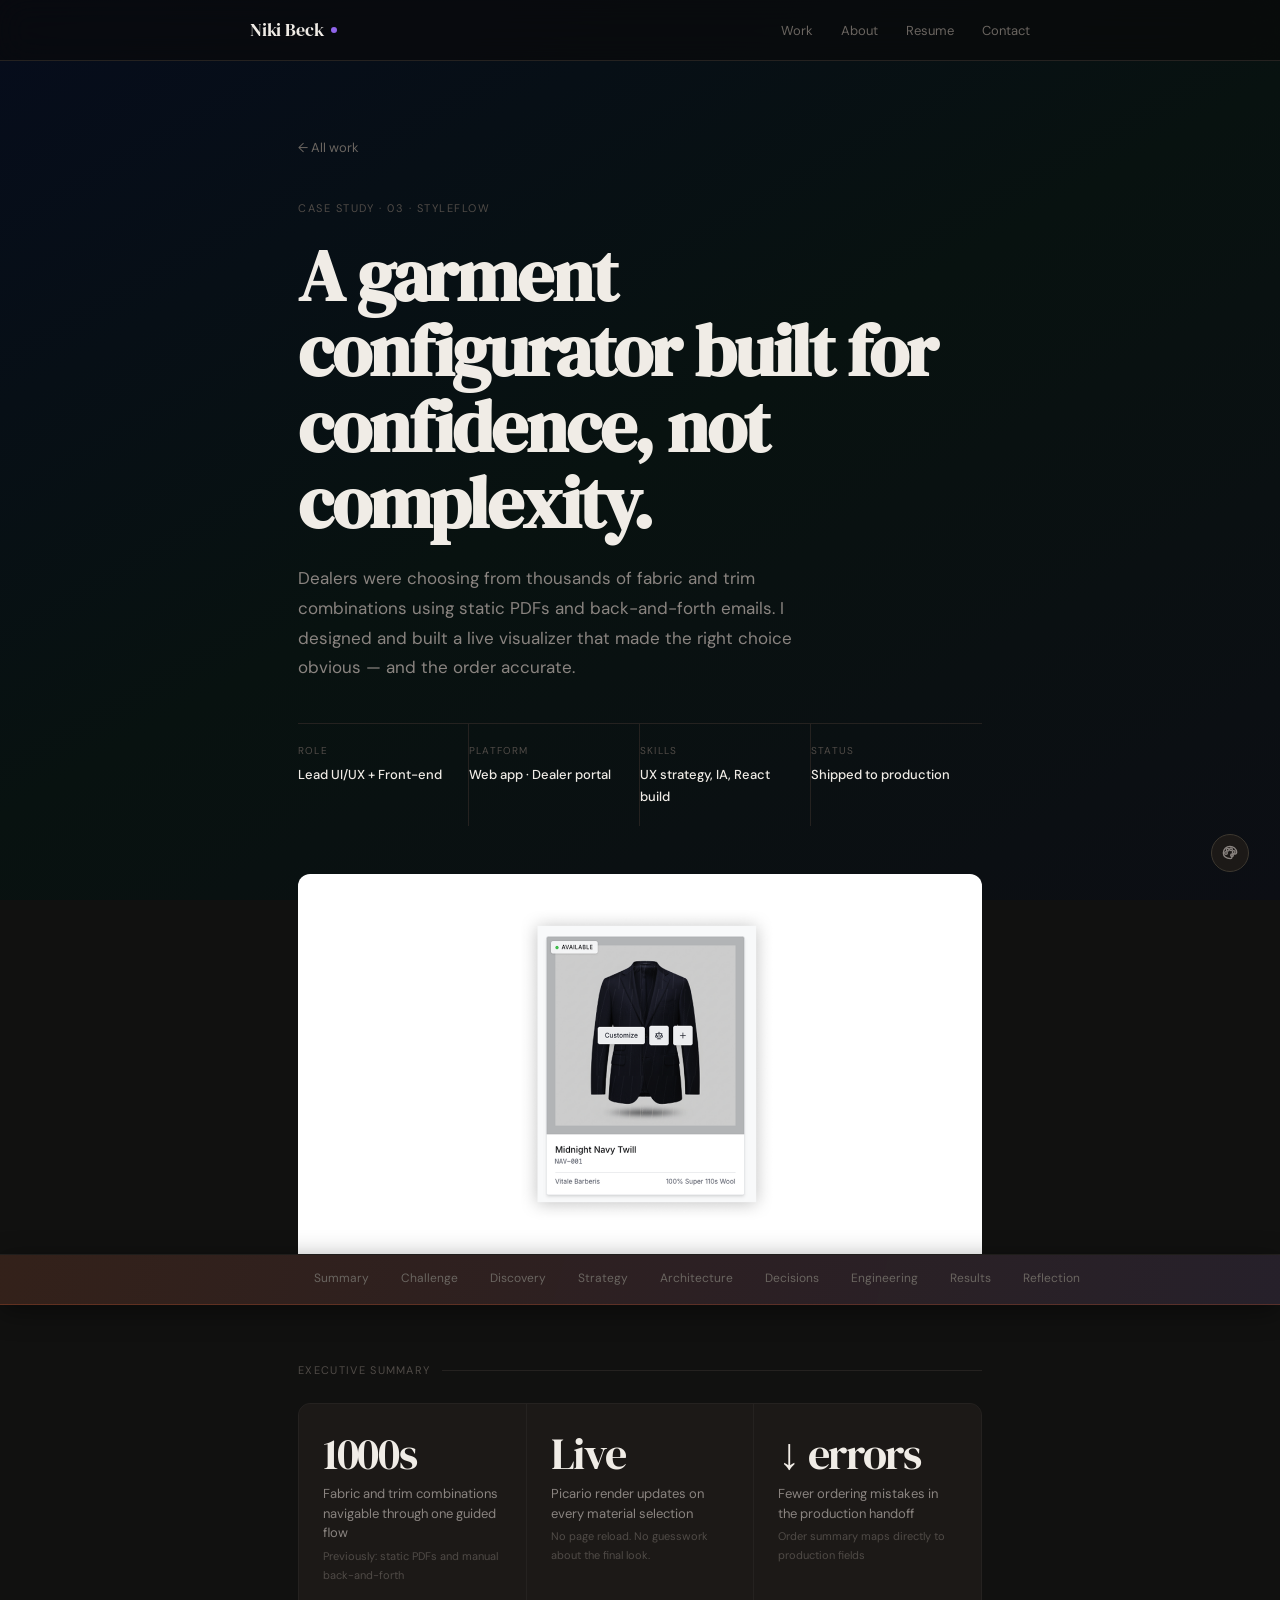
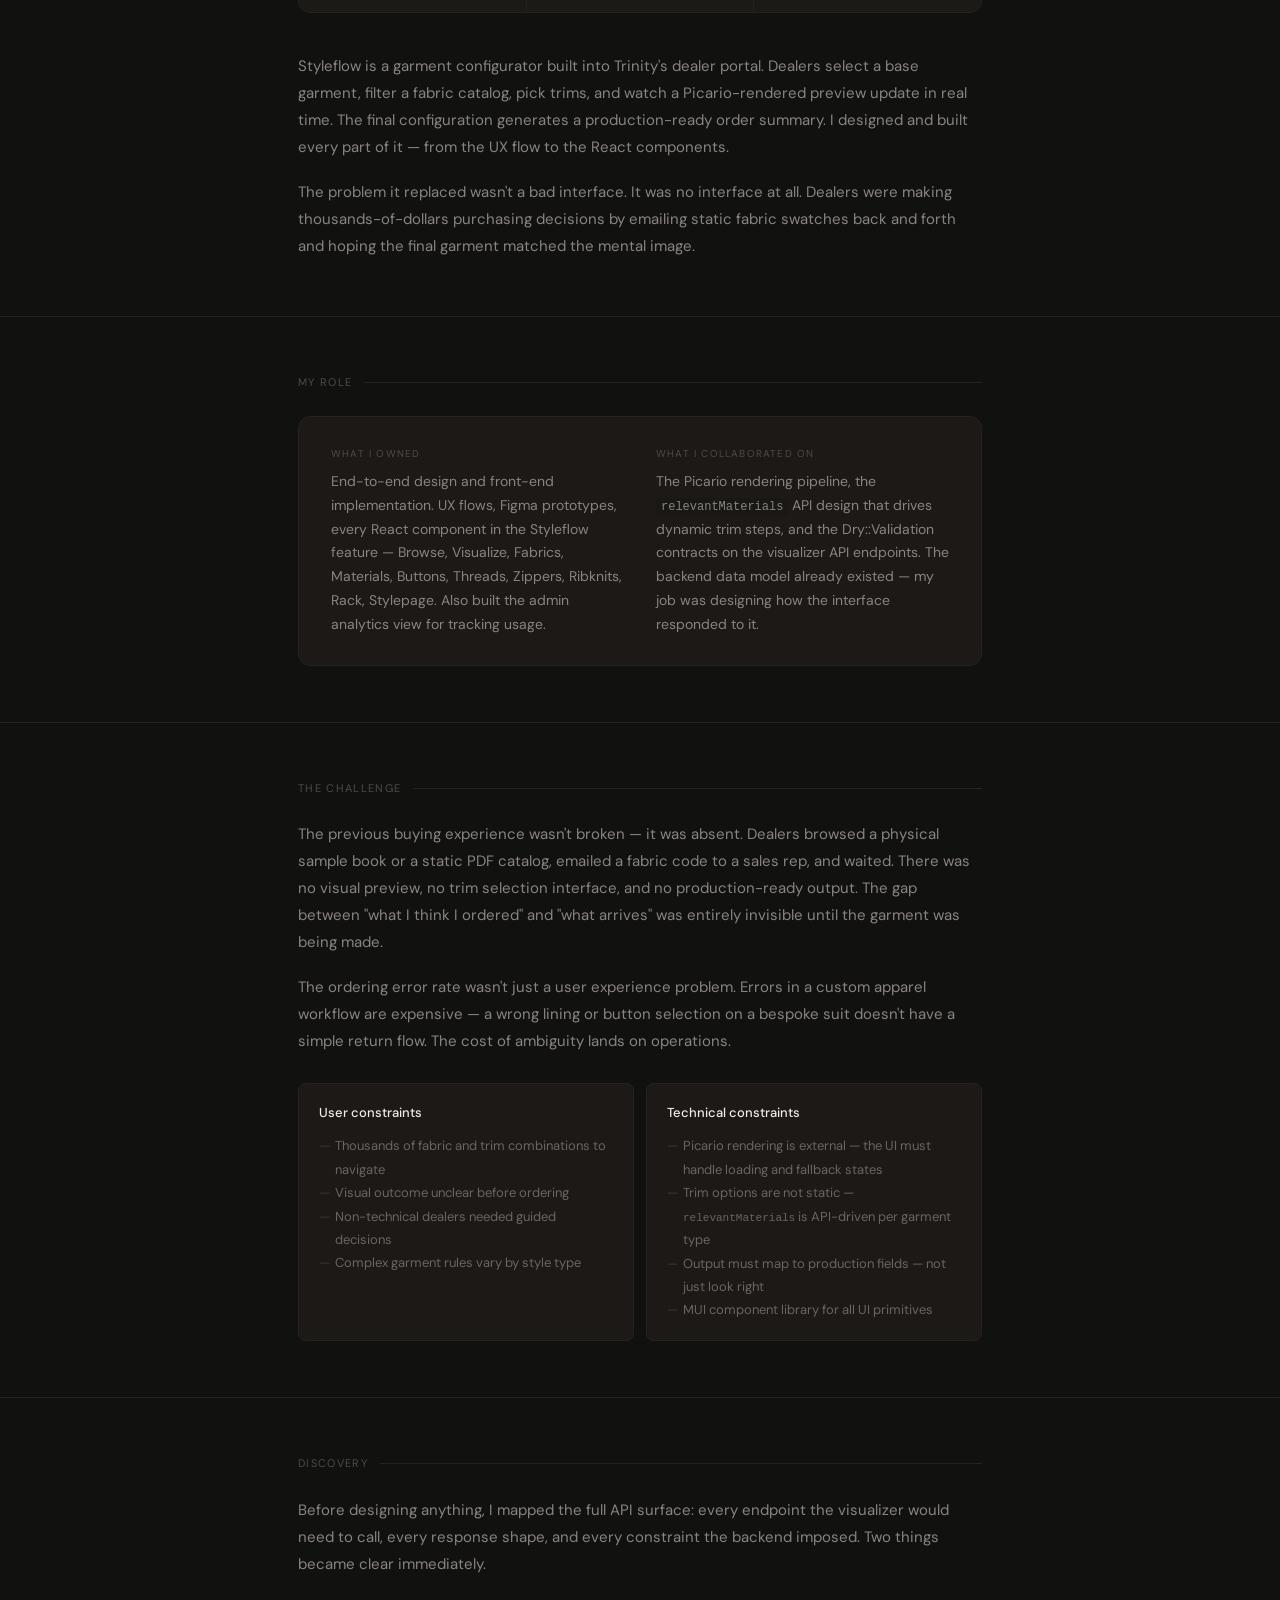
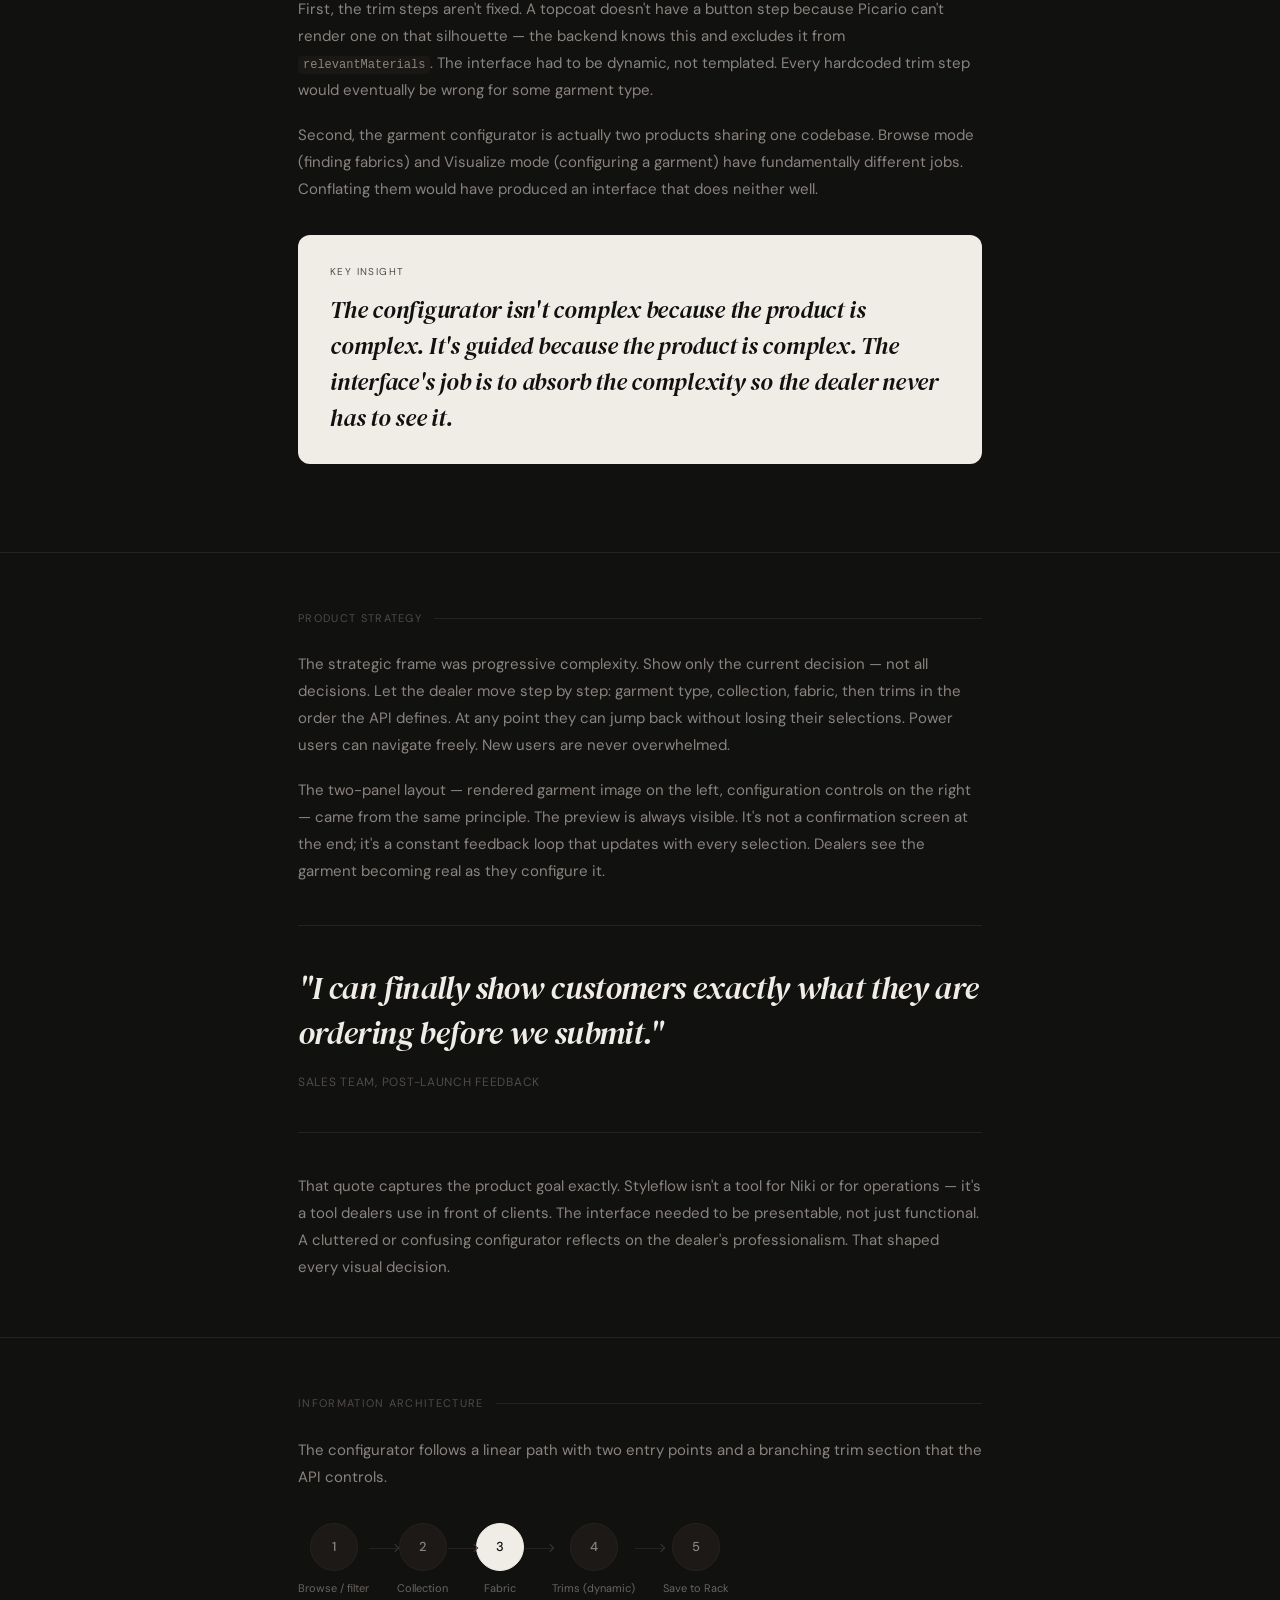
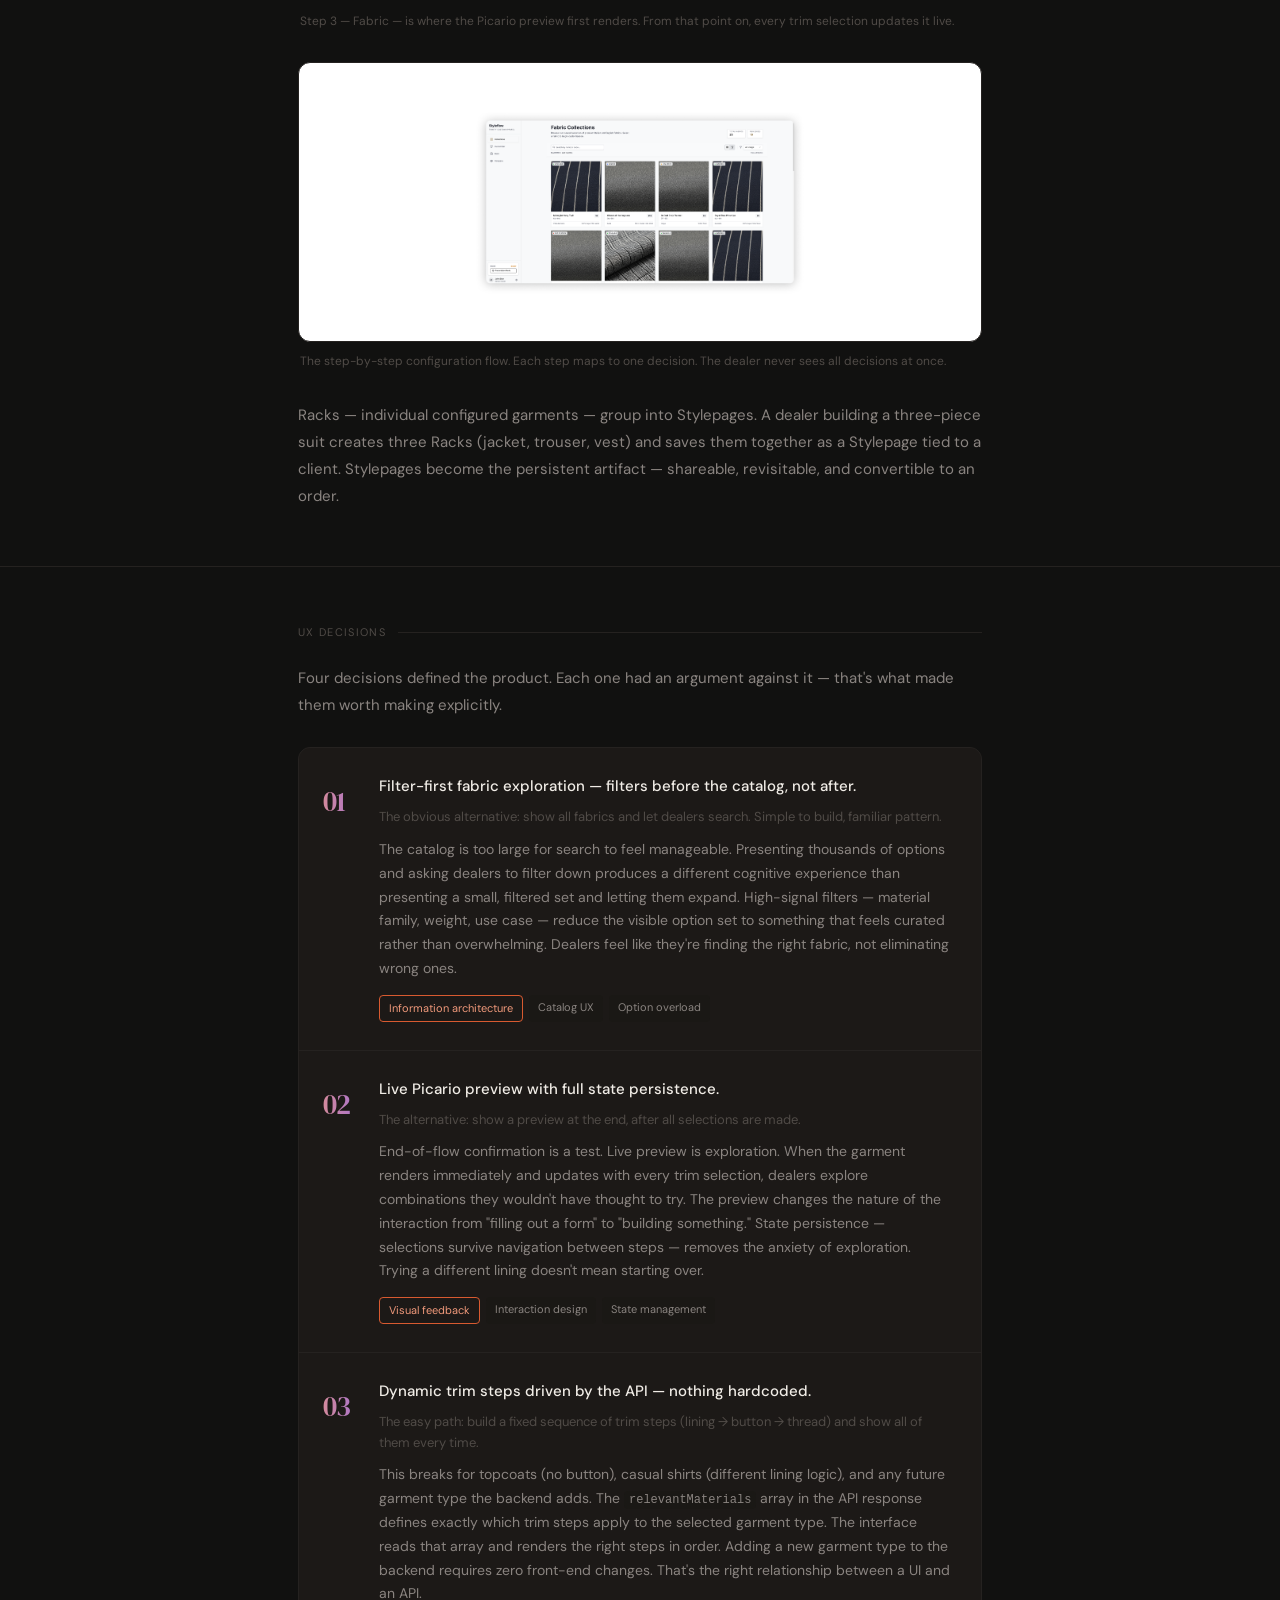
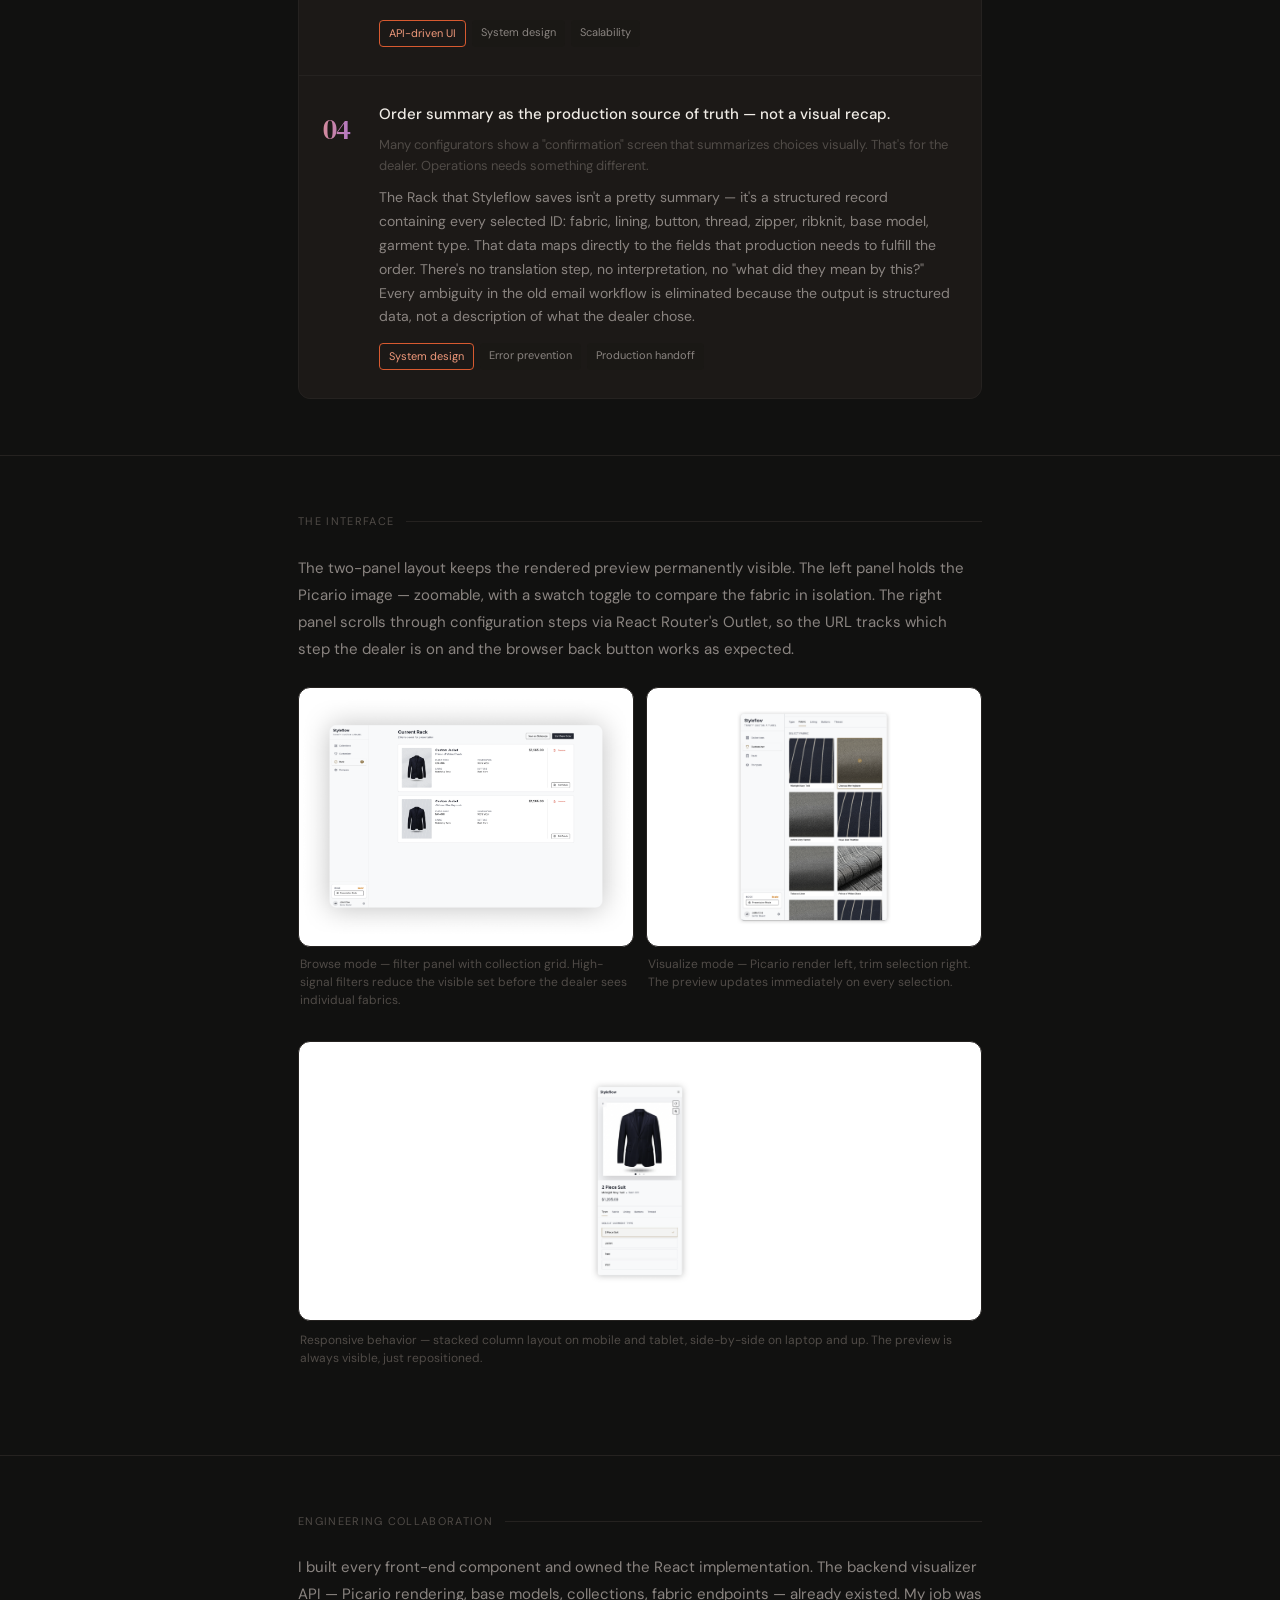
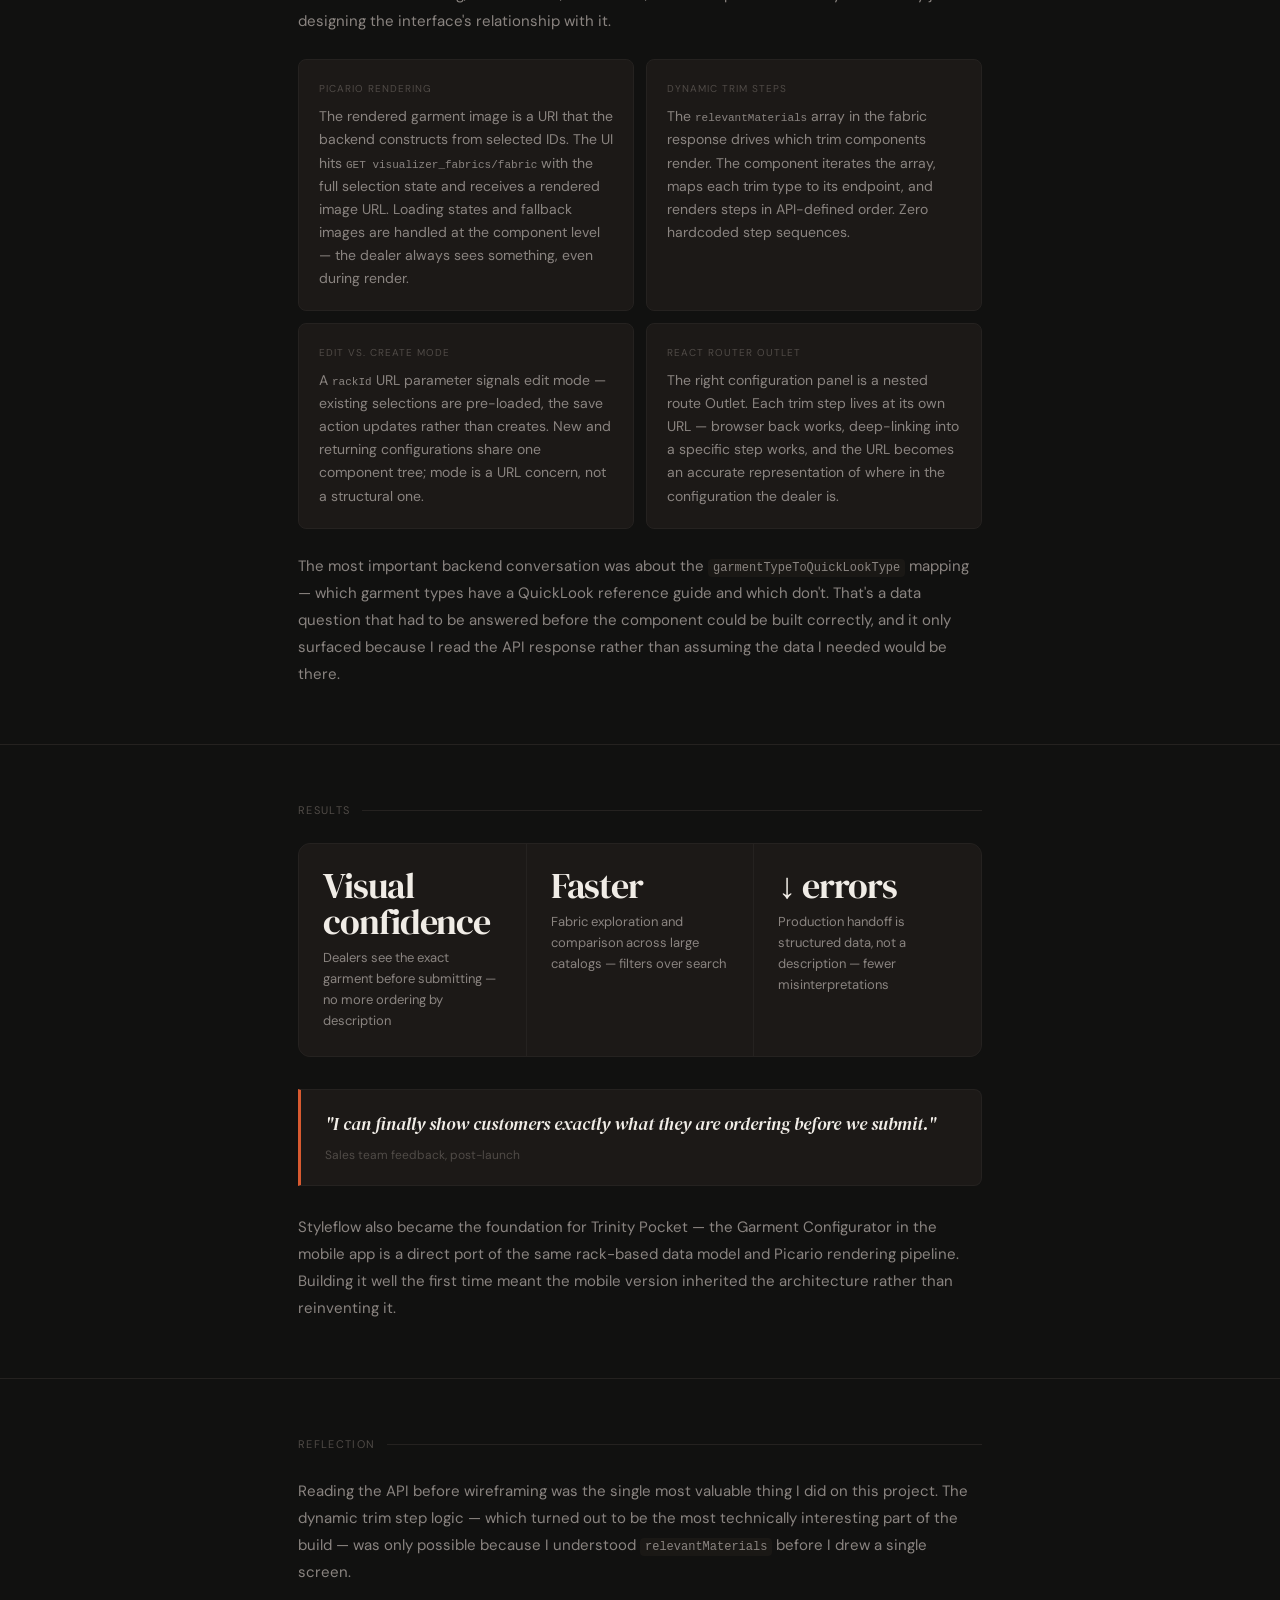
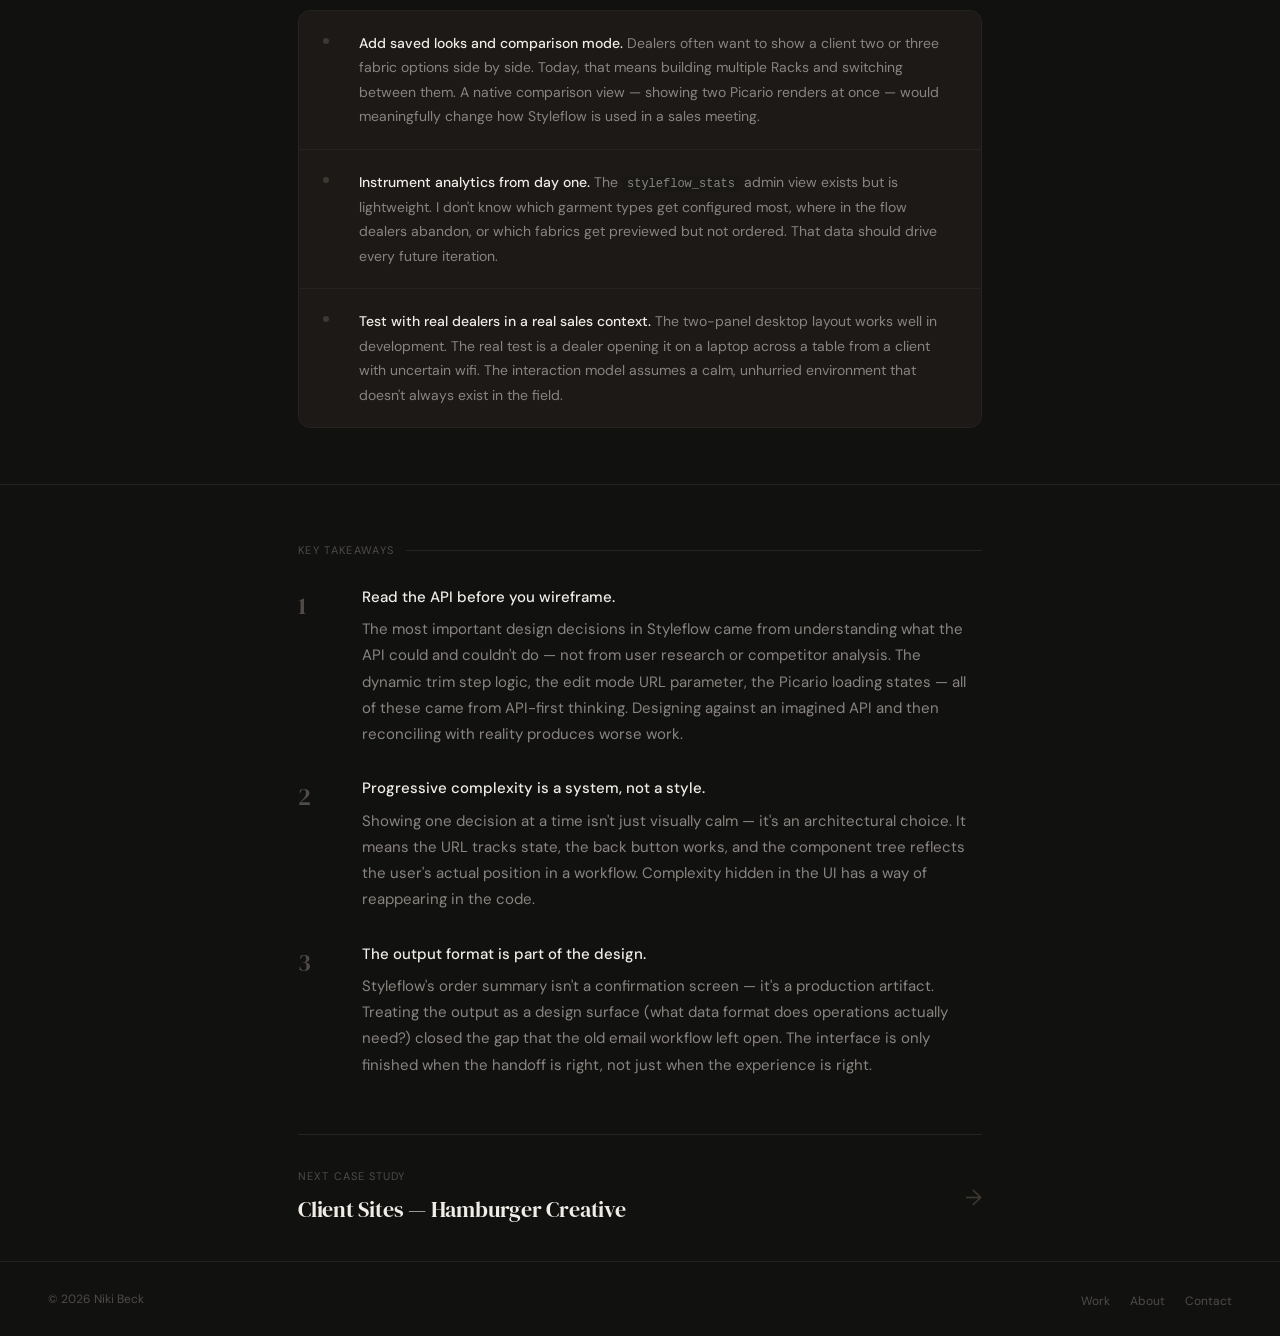
<file: case-study-styleflow.html>
<!DOCTYPE html>
<html lang="en">
<head>
  <meta charset="UTF-8" />
  <meta name="viewport" content="width=device-width, initial-scale=1.0" />
  <title>Styleflow — Niki Beck</title>
  <meta name="description" content="How a live garment visualizer replaced static PDFs and back-and-forth emails, giving dealers visual confidence before every order." />
  <link rel="stylesheet" href="css/style.css" />
  <style>

    /* ── Progress bar ── */
    #progress-bar {
      position: fixed;
      top: 0; left: 0;
      height: 3px;
      background: var(--ink);
      width: 0%;
      z-index: 200;
      transition: width 0.05s linear;
    }

    /* ── Back link ── */
    .cs-back {
      display: inline-flex;
      align-items: center;
      gap: 6px;
      font-size: 13px;
      color: var(--subtle);
      margin-bottom: 40px;
      transition: color 0.15s;
    }
    .cs-back:hover { color: var(--ink); }

    /* ── Hero ── */
    .cs-hero { padding: 72px 0 0; border-bottom: 0.5px solid var(--rule); }
    .cs-hero__kicker {
      font-size: 11px;
      letter-spacing: 0.14em;
      text-transform: uppercase;
      color: var(--ghost);
      margin-bottom: 20px;
    }
    .cs-hero__title {
      font-family: var(--serif);
      font-size: clamp(42px, 7vw, 72px);
      line-height: 1.05;
      letter-spacing: -0.03em;
      color: var(--ink);
      margin-bottom: 24px;
    }
    .cs-hero__desc {
      font-size: 17px;
      color: var(--muted);
      line-height: 1.75;
      max-width: 540px;
      margin-bottom: 40px;
    }
    .cs-meta-strip {
      display: grid;
      grid-template-columns: repeat(4, 1fr);
      border-top: 0.5px solid var(--rule);
    }
    .cs-meta-item {
      padding: 18px 20px 18px 0;
      border-right: 0.5px solid var(--rule);
    }
    .cs-meta-item:last-child { border-right: none; }
    .cs-meta-label {
      font-size: 10px;
      letter-spacing: 0.12em;
      text-transform: uppercase;
      color: var(--ghost);
      margin-bottom: 5px;
    }
    .cs-meta-value { font-size: 13px; font-weight: 500; color: var(--ink); }
    .cs-hero__image { margin-top: 48px; }
    .cs-hero__image img {
      width: 100%;
      height: 380px;
      object-fit: contain;
      background: white;
      border-radius: var(--radius-lg) var(--radius-lg) 0 0;
      display: block;
    }

    /* ── Sticky section nav ── */
    .cs-section-nav {
      position: sticky;
      top: 61px;
      z-index: 50;
      background: linear-gradient(105deg, rgba(216, 90, 48, 0.12) 0%, rgba(144, 101, 234, 0.09) 100%), var(--white);
      border-bottom: 0.5px solid rgba(216, 90, 48, 0.28);
      box-shadow: 0 6px 28px rgba(0, 0, 0, 0.45);
      overflow-x: auto;
      scrollbar-width: none;
    }
    .cs-section-nav::-webkit-scrollbar { display: none; }
    .cs-section-nav__inner {
      max-width: var(--max-w);
      margin: 0 auto;
      padding: 0 var(--page-x);
      display: flex;
    }
    .cs-nav-link {
      font-size: 12px;
      color: var(--subtle);
      padding: 13px 16px;
      white-space: nowrap;
      border-bottom: 2px solid transparent;
      transition: color 0.15s, border-color 0.15s;
      cursor: pointer;
    }
    .cs-nav-link:hover { color: var(--ink); }
    .cs-nav-link.active { color: var(--coral-lt); border-bottom-color: var(--coral-lt); }

    /* ── Stats ── */
    .cs-stat-row {
      display: grid;
      grid-template-columns: repeat(3, 1fr);
      gap: 1px;
      background: var(--rule);
      border: 0.5px solid var(--rule);
      border-radius: var(--radius-lg);
      overflow: hidden;
      margin-bottom: 40px;
    }
    .cs-stat { background: var(--white); padding: 28px 24px; }
    .cs-stat__num {
      font-family: var(--serif);
      font-size: clamp(28px, 4vw, 44px);
      line-height: 1;
      color: var(--ink);
      letter-spacing: -0.03em;
      margin-bottom: 8px;
    }
    .cs-stat__label { font-size: 13px; color: var(--muted); line-height: 1.5; }
    .cs-stat__sublabel { font-size: 11px; color: var(--ghost); margin-top: 4px; }

    /* ── Role card ── */
    .cs-role-card {
      background: var(--white);
      border: 0.5px solid var(--rule);
      border-radius: var(--radius-lg);
      padding: 28px 32px;
      display: grid;
      grid-template-columns: 1fr 1fr;
      gap: 32px;
    }
    .cs-role-block__label {
      font-size: 10px;
      letter-spacing: 0.12em;
      text-transform: uppercase;
      color: var(--ghost);
      margin-bottom: 8px;
    }
    .cs-role-block__text { font-size: 14px; color: var(--muted); line-height: 1.7; }

    /* ── Pull quote ── */
    .cs-pull-quote {
      padding: 40px 0;
      border-top: 0.5px solid var(--rule);
      border-bottom: 0.5px solid var(--rule);
      margin: 40px 0;
    }
    .cs-pull-quote__text {
      font-family: var(--serif);
      font-size: clamp(22px, 4vw, 32px);
      line-height: 1.4;
      letter-spacing: -0.02em;
      color: var(--ink);
      font-style: italic;
    }

    /* ── Insight callout ── */
    .cs-insight {
      background: var(--ink);
      border-radius: var(--radius-lg);
      padding: 28px 32px;
      margin: 32px 0;
    }
    .cs-insight__label {
      font-size: 10px;
      letter-spacing: 0.14em;
      text-transform: uppercase;
      color: var(--ghost);
      margin-bottom: 12px;
    }
    .cs-insight__text {
      font-family: var(--serif);
      font-size: clamp(18px, 3vw, 24px);
      line-height: 1.5;
      letter-spacing: -0.01em;
      font-style: italic;
      color: var(--cream);
    }

    /* ── Process flow ── */
    .cs-flow {
      display: flex;
      align-items: center;
      margin: 32px 0 8px;
      overflow-x: auto;
      padding-bottom: 4px;
    }
    .cs-flow-step {
      display: flex;
      flex-direction: column;
      align-items: center;
      gap: 8px;
      flex-shrink: 0;
    }
    .cs-flow-step__bubble {
      width: 48px;
      height: 48px;
      border-radius: 50%;
      background: var(--white);
      border: 0.5px solid var(--rule);
      display: flex;
      align-items: center;
      justify-content: center;
      font-size: 13px;
      font-weight: 500;
      color: var(--muted);
    }
    .cs-flow-step__bubble.gate {
      background: var(--ink);
      color: var(--cream);
      border-color: var(--ink);
    }
    .cs-flow-step__label { font-size: 11px; color: var(--subtle); text-align: center; white-space: nowrap; }
    .cs-flow-arrow {
      flex-shrink: 0;
      width: 28px;
      height: 1px;
      background: var(--rule);
      position: relative;
      top: -12px;
    }
    .cs-flow-arrow::after {
      content: '';
      position: absolute;
      right: -1px;
      top: -3px;
      width: 6px;
      height: 6px;
      border-right: 1px solid var(--stone);
      border-top: 1px solid var(--stone);
      transform: rotate(45deg);
    }

    /* ── Decision cards ── */
    .cs-decision-list {
      display: flex;
      flex-direction: column;
      gap: 1px;
      background: var(--rule);
      border: 0.5px solid var(--rule);
      border-radius: var(--radius-lg);
      overflow: hidden;
    }
    .cs-decision {
      background: var(--white);
      padding: 28px 28px 28px 0;
      display: grid;
      grid-template-columns: 80px 1fr;
    }
    .cs-decision__num {
      font-family: var(--serif);
      font-size: 28px;
      background: var(--gradient-hero);
      -webkit-background-clip: text;
      background-clip: text;
      -webkit-text-fill-color: transparent;
      color: transparent;
      letter-spacing: -0.02em;
      padding: 0 24px;
      padding-top: 2px;
    }
    .cs-decision__title { font-size: 15px; font-weight: 500; color: var(--ink); margin-bottom: 10px; line-height: 1.4; }
    .cs-decision__context { font-size: 13px; color: var(--ghost); margin-bottom: 10px; line-height: 1.6; }
    .cs-decision__rationale { font-size: 14px; color: var(--muted); line-height: 1.7; }
    .cs-decision__tags { display: flex; flex-wrap: wrap; gap: 6px; margin-top: 14px; }

    /* ── Engineering grid ── */
    .cs-eng-grid {
      display: grid;
      grid-template-columns: 1fr 1fr;
      gap: 12px;
      margin: 24px 0;
    }
    .cs-eng-card {
      background: var(--white);
      border: 0.5px solid var(--rule);
      border-radius: var(--radius);
      padding: 20px;
    }
    .cs-eng-card__label {
      font-size: 10px;
      letter-spacing: 0.1em;
      text-transform: uppercase;
      color: var(--ghost);
      margin-bottom: 8px;
    }
    .cs-eng-card__text { font-size: 14px; color: var(--muted); line-height: 1.65; }

    /* ── Results ── */
    .cs-results-grid {
      display: grid;
      grid-template-columns: repeat(3, 1fr);
      gap: 1px;
      background: var(--rule);
      border: 0.5px solid var(--rule);
      border-radius: var(--radius-lg);
      overflow: hidden;
      margin-bottom: 32px;
    }
    .cs-result { background: var(--white); padding: 24px; }
    .cs-result__num {
      font-family: var(--serif);
      font-size: clamp(24px, 4vw, 36px);
      line-height: 1;
      color: var(--ink);
      letter-spacing: -0.03em;
      margin-bottom: 8px;
    }
    .cs-result__desc { font-size: 13px; color: var(--muted); line-height: 1.6; }

    /* ── Reflection list ── */
    .cs-reflection-list {
      display: flex;
      flex-direction: column;
      gap: 1px;
      background: var(--rule);
      border: 0.5px solid var(--rule);
      border-radius: var(--radius-lg);
      overflow: hidden;
      margin-top: 24px;
    }
    .cs-reflection-item {
      background: var(--white);
      padding: 20px 24px;
      display: grid;
      grid-template-columns: 20px 1fr;
      gap: 16px;
      align-items: start;
    }
    .cs-reflection-item__dot {
      width: 6px;
      height: 6px;
      border-radius: 50%;
      background: var(--stone);
      margin-top: 7px;
    }
    .cs-reflection-item__text { font-size: 14px; color: var(--muted); line-height: 1.75; }
    .cs-reflection-item__text strong { color: var(--ink); font-weight: 500; }

    /* ── Takeaways ── */
    .cs-takeaway-list { display: flex; flex-direction: column; gap: 28px; margin-top: 24px; }
    .cs-takeaway { display: grid; grid-template-columns: 48px 1fr; gap: 16px; align-items: start; }
    .cs-takeaway__num { font-family: var(--serif); font-size: 24px; color: var(--ghost); letter-spacing: -0.02em; padding-top: 2px; }
    .cs-takeaway__text { font-size: 15px; color: var(--muted); line-height: 1.75; }
    .cs-takeaway__text strong { display: block; font-size: 15px; color: var(--ink); font-weight: 500; margin-bottom: 6px; }

    /* ── Figure caption ── */
    .cs-figure { margin: 32px 0; }
    .cs-figure img { width: 100%; border-radius: var(--radius-lg); display: block; }
    .cs-figure-caption { font-size: 12px; color: var(--ghost); margin-top: 10px; line-height: 1.5; padding: 0 2px; }

    /* ── Next project ── */
    .cs-next {
      display: flex;
      align-items: center;
      justify-content: space-between;
      padding: 32px 0;
      border-top: 0.5px solid var(--rule);
      gap: 16px;
      transition: opacity 0.15s;
    }
    .cs-next:hover { opacity: 0.7; }
    .cs-next__label { font-size: 11px; letter-spacing: 0.1em; text-transform: uppercase; color: var(--ghost); margin-bottom: 6px; }
    .cs-next__title { font-family: var(--serif); font-size: 22px; color: var(--ink); letter-spacing: -0.01em; }
    .cs-next__arrow { font-size: 22px; color: var(--stone); flex-shrink: 0; }

    /* ── Reveal ── */
    .reveal { opacity: 0; transform: translateY(14px); transition: opacity 0.5s ease, transform 0.5s ease; }
    .reveal.visible { opacity: 1; transform: translateY(0); }

    /* ── Responsive ── */
    @media (max-width: 640px) {
      .cs-meta-strip { grid-template-columns: 1fr 1fr; }
      .cs-stat-row { grid-template-columns: 1fr; }
      .cs-decision { grid-template-columns: 48px 1fr; }
      .cs-decision__num { font-size: 20px; padding: 0 12px; }
      .cs-eng-grid { grid-template-columns: 1fr; }
      .cs-results-grid { grid-template-columns: 1fr; }
      .cs-role-card { grid-template-columns: 1fr; }
      .cs-hero__image img { height: 200px; }
      .cs-section-nav { display: none; }
    }
  </style>
</head>
<body>

  <div id="progress-bar"></div>

  <header class="site-nav">
    <div class="site-nav__inner">
      <a href="index.html" class="site-nav__logo">Niki Beck</a>
      <nav>
        <ul class="site-nav__links">
          <li><a href="index.html#work">Work</a></li>
          <li><a href="about.html">About</a></li>
          <li><a href="NikiBeck_Resume.pdf" target="_blank">Resume</a></li>
          <li><a href="index.html#contact">Contact</a></li>
        </ul>
      </nav>
    </div>
  </header>

  <!-- ── Hero ── -->
  <section class="cs-hero" id="hero">
    <div class="page-wrap">
      <a href="index.html" class="cs-back">← All work</a>
      <p class="cs-hero__kicker">Case study · 03 · Styleflow</p>
      <h1 class="cs-hero__title">A garment configurator built for confidence, not complexity.</h1>
      <p class="cs-hero__desc">Dealers were choosing from thousands of fabric and trim combinations using static PDFs and back-and-forth emails. I designed and built a live visualizer that made the right choice obvious — and the order accurate.</p>
      <div class="cs-meta-strip">
        <div class="cs-meta-item">
          <p class="cs-meta-label">Role</p>
          <p class="cs-meta-value">Lead UI/UX + Front-end</p>
        </div>
        <div class="cs-meta-item">
          <p class="cs-meta-label">Platform</p>
          <p class="cs-meta-value">Web app · Dealer portal</p>
        </div>
        <div class="cs-meta-item">
          <p class="cs-meta-label">Skills</p>
          <p class="cs-meta-value">UX strategy, IA, React build</p>
        </div>
        <div class="cs-meta-item">
          <p class="cs-meta-label">Status</p>
          <p class="cs-meta-value">Shipped to production</p>
        </div>
      </div>
    </div>
    <div class="cs-hero__image page-wrap">
      <img src="./assets/sthero.png" alt="Styleflow garment visualizer — two-panel layout with live Picario render and fabric selector" />
    </div>
  </section>

  <!-- ── Sticky nav ── -->
  <nav class="cs-section-nav" id="cs-section-nav">
    <div class="cs-section-nav__inner">
      <a class="cs-nav-link" data-target="summary">Summary</a>
      <a class="cs-nav-link" data-target="challenge">Challenge</a>
      <a class="cs-nav-link" data-target="discovery">Discovery</a>
      <a class="cs-nav-link" data-target="strategy">Strategy</a>
      <a class="cs-nav-link" data-target="ia">Architecture</a>
      <a class="cs-nav-link" data-target="decisions">Decisions</a>
      <a class="cs-nav-link" data-target="engineering">Engineering</a>
      <a class="cs-nav-link" data-target="results">Results</a>
      <a class="cs-nav-link" data-target="reflection">Reflection</a>
    </div>
  </nav>

  <main>

    <!-- ── Executive Summary ── -->
    <section class="section" id="summary">
      <div class="page-wrap">
        <p class="section__label">Executive summary</p>
        <div class="cs-stat-row reveal">
          <div class="cs-stat">
            <p class="cs-stat__num">1000s</p>
            <p class="cs-stat__label">Fabric and trim combinations navigable through one guided flow</p>
            <p class="cs-stat__sublabel">Previously: static PDFs and manual back-and-forth</p>
          </div>
          <div class="cs-stat">
            <p class="cs-stat__num">Live</p>
            <p class="cs-stat__label">Picario render updates on every material selection</p>
            <p class="cs-stat__sublabel">No page reload. No guesswork about the final look.</p>
          </div>
          <div class="cs-stat">
            <p class="cs-stat__num">↓ errors</p>
            <p class="cs-stat__label">Fewer ordering mistakes in the production handoff</p>
            <p class="cs-stat__sublabel">Order summary maps directly to production fields</p>
          </div>
        </div>
        <p class="body-text reveal">Styleflow is a garment configurator built into Trinity's dealer portal. Dealers select a base garment, filter a fabric catalog, pick trims, and watch a Picario-rendered preview update in real time. The final configuration generates a production-ready order summary. I designed and built every part of it — from the UX flow to the React components.</p>
        <p class="body-text reveal">The problem it replaced wasn't a bad interface. It was no interface at all. Dealers were making thousands-of-dollars purchasing decisions by emailing static fabric swatches back and forth and hoping the final garment matched the mental image.</p>
      </div>
    </section>

    <!-- ── My Role ── -->
    <section class="section" id="my-role">
      <div class="page-wrap">
        <p class="section__label">My role</p>
        <div class="cs-role-card reveal">
          <div class="cs-role-block">
            <p class="cs-role-block__label">What I owned</p>
            <p class="cs-role-block__text">End-to-end design and front-end implementation. UX flows, Figma prototypes, every React component in the Styleflow feature — Browse, Visualize, Fabrics, Materials, Buttons, Threads, Zippers, Ribknits, Rack, Stylepage. Also built the admin analytics view for tracking usage.</p>
          </div>
          <div class="cs-role-block">
            <p class="cs-role-block__label">What I collaborated on</p>
            <p class="cs-role-block__text">The Picario rendering pipeline, the <code style="font-size:12px;font-family:monospace;background:var(--dust);padding:2px 5px;border-radius:4px;">relevantMaterials</code> API design that drives dynamic trim steps, and the Dry::Validation contracts on the visualizer API endpoints. The backend data model already existed — my job was designing how the interface responded to it.</p>
          </div>
        </div>
      </div>
    </section>

    <!-- ── The Challenge ── -->
    <section class="section" id="challenge">
      <div class="page-wrap">
        <p class="section__label">The challenge</p>
        <p class="body-text reveal">The previous buying experience wasn't broken — it was absent. Dealers browsed a physical sample book or a static PDF catalog, emailed a fabric code to a sales rep, and waited. There was no visual preview, no trim selection interface, and no production-ready output. The gap between "what I think I ordered" and "what arrives" was entirely invisible until the garment was being made.</p>
        <p class="body-text reveal">The ordering error rate wasn't just a user experience problem. Errors in a custom apparel workflow are expensive — a wrong lining or button selection on a bespoke suit doesn't have a simple return flow. The cost of ambiguity lands on operations.</p>
        <div class="constraint-grid reveal" style="margin-top: 28px;">
          <div class="constraint-card">
            <p class="constraint-card__title">User constraints</p>
            <ul class="constraint-card__list">
              <li>Thousands of fabric and trim combinations to navigate</li>
              <li>Visual outcome unclear before ordering</li>
              <li>Non-technical dealers needed guided decisions</li>
              <li>Complex garment rules vary by style type</li>
            </ul>
          </div>
          <div class="constraint-card">
            <p class="constraint-card__title">Technical constraints</p>
            <ul class="constraint-card__list">
              <li>Picario rendering is external — the UI must handle loading and fallback states</li>
              <li>Trim options are not static — <code style="font-size:11px;font-family:monospace;">relevantMaterials</code> is API-driven per garment type</li>
              <li>Output must map to production fields — not just look right</li>
              <li>MUI component library for all UI primitives</li>
            </ul>
          </div>
        </div>
      </div>
    </section>

    <!-- ── Discovery ── -->
    <section class="section" id="discovery">
      <div class="page-wrap">
        <p class="section__label">Discovery</p>
        <p class="body-text reveal">Before designing anything, I mapped the full API surface: every endpoint the visualizer would need to call, every response shape, and every constraint the backend imposed. Two things became clear immediately.</p>
        <p class="body-text reveal">First, the trim steps aren't fixed. A topcoat doesn't have a button step because Picario can't render one on that silhouette — the backend knows this and excludes it from <code style="font-size:12px;font-family:monospace;background:var(--dust);padding:2px 5px;border-radius:4px;">relevantMaterials</code>. The interface had to be dynamic, not templated. Every hardcoded trim step would eventually be wrong for some garment type.</p>
        <p class="body-text reveal">Second, the garment configurator is actually two products sharing one codebase. Browse mode (finding fabrics) and Visualize mode (configuring a garment) have fundamentally different jobs. Conflating them would have produced an interface that does neither well.</p>

        <div class="cs-insight reveal">
          <p class="cs-insight__label">Key insight</p>
          <p class="cs-insight__text">The configurator isn't complex because the product is complex. It's guided because the product is complex. The interface's job is to absorb the complexity so the dealer never has to see it.</p>
        </div>
      </div>
    </section>

    <!-- ── Product Strategy ── -->
    <section class="section" id="strategy">
      <div class="page-wrap">
        <p class="section__label">Product strategy</p>
        <p class="body-text reveal">The strategic frame was progressive complexity. Show only the current decision — not all decisions. Let the dealer move step by step: garment type, collection, fabric, then trims in the order the API defines. At any point they can jump back without losing their selections. Power users can navigate freely. New users are never overwhelmed.</p>
        <p class="body-text reveal">The two-panel layout — rendered garment image on the left, configuration controls on the right — came from the same principle. The preview is always visible. It's not a confirmation screen at the end; it's a constant feedback loop that updates with every selection. Dealers see the garment becoming real as they configure it.</p>

        <div class="cs-pull-quote reveal">
          <p class="cs-pull-quote__text">"I can finally show customers exactly what they are ordering before we submit."</p>
          <p style="font-size:12px; color:var(--ghost); margin-top:16px; letter-spacing:0.06em; text-transform:uppercase;">Sales team, post-launch feedback</p>
        </div>

        <p class="body-text reveal">That quote captures the product goal exactly. Styleflow isn't a tool for Niki or for operations — it's a tool dealers use in front of clients. The interface needed to be presentable, not just functional. A cluttered or confusing configurator reflects on the dealer's professionalism. That shaped every visual decision.</p>
      </div>
    </section>

    <!-- ── Information Architecture ── -->
    <section class="section" id="ia">
      <div class="page-wrap">
        <p class="section__label">Information architecture</p>
        <p class="body-text reveal">The configurator follows a linear path with two entry points and a branching trim section that the API controls.</p>

        <div class="cs-flow reveal">
          <div class="cs-flow-step">
            <div class="cs-flow-step__bubble">1</div>
            <span class="cs-flow-step__label">Browse / filter</span>
          </div>
          <div class="cs-flow-arrow"></div>
          <div class="cs-flow-step">
            <div class="cs-flow-step__bubble">2</div>
            <span class="cs-flow-step__label">Collection</span>
          </div>
          <div class="cs-flow-arrow"></div>
          <div class="cs-flow-step">
            <div class="cs-flow-step__bubble gate">3</div>
            <span class="cs-flow-step__label">Fabric</span>
          </div>
          <div class="cs-flow-arrow"></div>
          <div class="cs-flow-step">
            <div class="cs-flow-step__bubble">4</div>
            <span class="cs-flow-step__label">Trims (dynamic)</span>
          </div>
          <div class="cs-flow-arrow"></div>
          <div class="cs-flow-step">
            <div class="cs-flow-step__bubble">5</div>
            <span class="cs-flow-step__label">Save to Rack</span>
          </div>
        </div>
        <p class="cs-figure-caption reveal" style="margin-bottom: 24px;">Step 3 — Fabric — is where the Picario preview first renders. From that point on, every trim selection updates it live.</p>

        <div class="cs-figure reveal">
          <img src="./assets/st1.png" alt="Styleflow step-by-step garment configuration flow" style="width:100%; height:280px; object-fit:contain; background:white; border-radius:var(--radius-lg); border:0.5px solid var(--rule);" />
          <p class="cs-figure-caption">The step-by-step configuration flow. Each step maps to one decision. The dealer never sees all decisions at once.</p>
        </div>

        <p class="body-text reveal">Racks — individual configured garments — group into Stylepages. A dealer building a three-piece suit creates three Racks (jacket, trouser, vest) and saves them together as a Stylepage tied to a client. Stylepages become the persistent artifact — shareable, revisitable, and convertible to an order.</p>
      </div>
    </section>

    <!-- ── UX Decisions ── -->
    <section class="section" id="decisions">
      <div class="page-wrap">
        <p class="section__label">UX decisions</p>
        <p class="body-text reveal" style="margin-bottom: 28px;">Four decisions defined the product. Each one had an argument against it — that's what made them worth making explicitly.</p>

        <div class="cs-decision-list reveal">

          <div class="cs-decision">
            <p class="cs-decision__num">01</p>
            <div class="cs-decision__content">
              <p class="cs-decision__title">Filter-first fabric exploration — filters before the catalog, not after.</p>
              <p class="cs-decision__context">The obvious alternative: show all fabrics and let dealers search. Simple to build, familiar pattern.</p>
              <p class="cs-decision__rationale">The catalog is too large for search to feel manageable. Presenting thousands of options and asking dealers to filter down produces a different cognitive experience than presenting a small, filtered set and letting them expand. High-signal filters — material family, weight, use case — reduce the visible option set to something that feels curated rather than overwhelming. Dealers feel like they're finding the right fabric, not eliminating wrong ones.</p>
              <div class="cs-decision__tags">
                <span class="tag tag--coral">Information architecture</span>
                <span class="tag">Catalog UX</span>
                <span class="tag">Option overload</span>
              </div>
            </div>
          </div>

          <div class="cs-decision">
            <p class="cs-decision__num">02</p>
            <div class="cs-decision__content">
              <p class="cs-decision__title">Live Picario preview with full state persistence.</p>
              <p class="cs-decision__context">The alternative: show a preview at the end, after all selections are made.</p>
              <p class="cs-decision__rationale">End-of-flow confirmation is a test. Live preview is exploration. When the garment renders immediately and updates with every trim selection, dealers explore combinations they wouldn't have thought to try. The preview changes the nature of the interaction from "filling out a form" to "building something." State persistence — selections survive navigation between steps — removes the anxiety of exploration. Trying a different lining doesn't mean starting over.</p>
              <div class="cs-decision__tags">
                <span class="tag tag--coral">Visual feedback</span>
                <span class="tag">Interaction design</span>
                <span class="tag">State management</span>
              </div>
            </div>
          </div>

          <div class="cs-decision">
            <p class="cs-decision__num">03</p>
            <div class="cs-decision__content">
              <p class="cs-decision__title">Dynamic trim steps driven by the API — nothing hardcoded.</p>
              <p class="cs-decision__context">The easy path: build a fixed sequence of trim steps (lining → button → thread) and show all of them every time.</p>
              <p class="cs-decision__rationale">This breaks for topcoats (no button), casual shirts (different lining logic), and any future garment type the backend adds. The <code style="font-size:12px;font-family:monospace;background:var(--dust);padding:2px 5px;border-radius:4px;">relevantMaterials</code> array in the API response defines exactly which trim steps apply to the selected garment type. The interface reads that array and renders the right steps in order. Adding a new garment type to the backend requires zero front-end changes. That's the right relationship between a UI and an API.</p>
              <div class="cs-decision__tags">
                <span class="tag tag--coral">API-driven UI</span>
                <span class="tag">System design</span>
                <span class="tag">Scalability</span>
              </div>
            </div>
          </div>

          <div class="cs-decision">
            <p class="cs-decision__num">04</p>
            <div class="cs-decision__content">
              <p class="cs-decision__title">Order summary as the production source of truth — not a visual recap.</p>
              <p class="cs-decision__context">Many configurators show a "confirmation" screen that summarizes choices visually. That's for the dealer. Operations needs something different.</p>
              <p class="cs-decision__rationale">The Rack that Styleflow saves isn't a pretty summary — it's a structured record containing every selected ID: fabric, lining, button, thread, zipper, ribknit, base model, garment type. That data maps directly to the fields that production needs to fulfill the order. There's no translation step, no interpretation, no "what did they mean by this?" Every ambiguity in the old email workflow is eliminated because the output is structured data, not a description of what the dealer chose.</p>
              <div class="cs-decision__tags">
                <span class="tag tag--coral">System design</span>
                <span class="tag">Error prevention</span>
                <span class="tag">Production handoff</span>
              </div>
            </div>
          </div>

        </div>
      </div>
    </section>

    <!-- ── The interface ── -->
    <section class="section" id="interface">
      <div class="page-wrap">
        <p class="section__label">The interface</p>
        <p class="body-text reveal">The two-panel layout keeps the rendered preview permanently visible. The left panel holds the Picario image — zoomable, with a swatch toggle to compare the fabric in isolation. The right panel scrolls through configuration steps via React Router's Outlet, so the URL tracks which step the dealer is on and the browser back button works as expected.</p>

        <div class="img-pair reveal" style="display:grid; grid-template-columns:1fr 1fr; gap:12px; margin-top:24px;">
          <div>
            <img src="./assets/st2.png" alt="Styleflow fabric library and filter panel" style="width:100%; height:260px; object-fit:contain; background:white; border-radius:var(--radius-lg); border:0.5px solid var(--rule);" />
            <p class="cs-figure-caption" style="margin-top:8px;">Browse mode — filter panel with collection grid. High-signal filters reduce the visible set before the dealer sees individual fabrics.</p>
          </div>
          <div>
            <img src="./assets/st3.png" alt="Styleflow garment configuration and live preview" style="width:100%; height:260px; object-fit:contain; background:white; border-radius:var(--radius-lg); border:0.5px solid var(--rule);" />
            <p class="cs-figure-caption" style="margin-top:8px;">Visualize mode — Picario render left, trim selection right. The preview updates immediately on every selection.</p>
          </div>
        </div>

        <div class="cs-figure reveal">
          <img src="./assets/stmobile.png" alt="Styleflow on mobile — stacked layout with fabric swatch and material summary" style="width:100%; height:280px; object-fit:contain; background:white; border-radius:var(--radius-lg); border:0.5px solid var(--rule);" />
          <p class="cs-figure-caption">Responsive behavior — stacked column layout on mobile and tablet, side-by-side on laptop and up. The preview is always visible, just repositioned.</p>
        </div>
      </div>
    </section>

    <!-- ── Engineering ── -->
    <section class="section" id="engineering">
      <div class="page-wrap">
        <p class="section__label">Engineering collaboration</p>
        <p class="body-text reveal">I built every front-end component and owned the React implementation. The backend visualizer API — Picario rendering, base models, collections, fabric endpoints — already existed. My job was designing the interface's relationship with it.</p>

        <div class="cs-eng-grid reveal">
          <div class="cs-eng-card">
            <p class="cs-eng-card__label">Picario rendering</p>
            <p class="cs-eng-card__text">The rendered garment image is a URI that the backend constructs from selected IDs. The UI hits <code style="font-size:11px;font-family:monospace;">GET visualizer_fabrics/fabric</code> with the full selection state and receives a rendered image URL. Loading states and fallback images are handled at the component level — the dealer always sees something, even during render.</p>
          </div>
          <div class="cs-eng-card">
            <p class="cs-eng-card__label">Dynamic trim steps</p>
            <p class="cs-eng-card__text">The <code style="font-size:11px;font-family:monospace;">relevantMaterials</code> array in the fabric response drives which trim components render. The component iterates the array, maps each trim type to its endpoint, and renders steps in API-defined order. Zero hardcoded step sequences.</p>
          </div>
          <div class="cs-eng-card">
            <p class="cs-eng-card__label">Edit vs. create mode</p>
            <p class="cs-eng-card__text">A <code style="font-size:11px;font-family:monospace;">rackId</code> URL parameter signals edit mode — existing selections are pre-loaded, the save action updates rather than creates. New and returning configurations share one component tree; mode is a URL concern, not a structural one.</p>
          </div>
          <div class="cs-eng-card">
            <p class="cs-eng-card__label">React Router Outlet</p>
            <p class="cs-eng-card__text">The right configuration panel is a nested route Outlet. Each trim step lives at its own URL — browser back works, deep-linking into a specific step works, and the URL becomes an accurate representation of where in the configuration the dealer is.</p>
          </div>
        </div>

        <p class="body-text reveal">The most important backend conversation was about the <code style="font-size:12px;font-family:monospace;background:var(--dust);padding:2px 5px;border-radius:4px;">garmentTypeToQuickLookType</code> mapping — which garment types have a QuickLook reference guide and which don't. That's a data question that had to be answered before the component could be built correctly, and it only surfaced because I read the API response rather than assuming the data I needed would be there.</p>
      </div>
    </section>

    <!-- ── Results ── -->
    <section class="section" id="results">
      <div class="page-wrap">
        <p class="section__label">Results</p>
        <div class="cs-results-grid reveal">
          <div class="cs-result">
            <p class="cs-result__num">Visual confidence</p>
            <p class="cs-result__desc">Dealers see the exact garment before submitting — no more ordering by description</p>
          </div>
          <div class="cs-result">
            <p class="cs-result__num">Faster</p>
            <p class="cs-result__desc">Fabric exploration and comparison across large catalogs — filters over search</p>
          </div>
          <div class="cs-result">
            <p class="cs-result__num">↓ errors</p>
            <p class="cs-result__desc">Production handoff is structured data, not a description — fewer misinterpretations</p>
          </div>
        </div>

        <div class="quote-block reveal">
          <p class="quote-block__text">"I can finally show customers exactly what they are ordering before we submit."</p>
          <p class="quote-block__attr">Sales team feedback, post-launch</p>
        </div>

        <p class="body-text reveal">Styleflow also became the foundation for Trinity Pocket — the Garment Configurator in the mobile app is a direct port of the same rack-based data model and Picario rendering pipeline. Building it well the first time meant the mobile version inherited the architecture rather than reinventing it.</p>
      </div>
    </section>

    <!-- ── Reflection ── -->
    <section class="section" id="reflection">
      <div class="page-wrap">
        <p class="section__label">Reflection</p>
        <p class="body-text reveal">Reading the API before wireframing was the single most valuable thing I did on this project. The dynamic trim step logic — which turned out to be the most technically interesting part of the build — was only possible because I understood <code style="font-size:12px;font-family:monospace;background:var(--dust);padding:2px 5px;border-radius:4px;">relevantMaterials</code> before I drew a single screen.</p>
        <div class="cs-reflection-list reveal">
          <div class="cs-reflection-item">
            <div class="cs-reflection-item__dot"></div>
            <p class="cs-reflection-item__text"><strong>Add saved looks and comparison mode.</strong> Dealers often want to show a client two or three fabric options side by side. Today, that means building multiple Racks and switching between them. A native comparison view — showing two Picario renders at once — would meaningfully change how Styleflow is used in a sales meeting.</p>
          </div>
          <div class="cs-reflection-item">
            <div class="cs-reflection-item__dot"></div>
            <p class="cs-reflection-item__text"><strong>Instrument analytics from day one.</strong> The <code style="font-size:12px;font-family:monospace;background:var(--dust);padding:2px 5px;border-radius:4px;">styleflow_stats</code> admin view exists but is lightweight. I don't know which garment types get configured most, where in the flow dealers abandon, or which fabrics get previewed but not ordered. That data should drive every future iteration.</p>
          </div>
          <div class="cs-reflection-item">
            <div class="cs-reflection-item__dot"></div>
            <p class="cs-reflection-item__text"><strong>Test with real dealers in a real sales context.</strong> The two-panel desktop layout works well in development. The real test is a dealer opening it on a laptop across a table from a client with uncertain wifi. The interaction model assumes a calm, unhurried environment that doesn't always exist in the field.</p>
          </div>
        </div>
      </div>
    </section>

    <!-- ── Key Takeaways ── -->
    <section class="section" id="takeaways">
      <div class="page-wrap">
        <p class="section__label">Key takeaways</p>
        <div class="cs-takeaway-list reveal">
          <div class="cs-takeaway">
            <span class="cs-takeaway__num">1</span>
            <div class="cs-takeaway__text">
              <strong>Read the API before you wireframe.</strong>
              The most important design decisions in Styleflow came from understanding what the API could and couldn't do — not from user research or competitor analysis. The dynamic trim step logic, the edit mode URL parameter, the Picario loading states — all of these came from API-first thinking. Designing against an imagined API and then reconciling with reality produces worse work.
            </div>
          </div>
          <div class="cs-takeaway">
            <span class="cs-takeaway__num">2</span>
            <div class="cs-takeaway__text">
              <strong>Progressive complexity is a system, not a style.</strong>
              Showing one decision at a time isn't just visually calm — it's an architectural choice. It means the URL tracks state, the back button works, and the component tree reflects the user's actual position in a workflow. Complexity hidden in the UI has a way of reappearing in the code.
            </div>
          </div>
          <div class="cs-takeaway">
            <span class="cs-takeaway__num">3</span>
            <div class="cs-takeaway__text">
              <strong>The output format is part of the design.</strong>
              Styleflow's order summary isn't a confirmation screen — it's a production artifact. Treating the output as a design surface (what data format does operations actually need?) closed the gap that the old email workflow left open. The interface is only finished when the handoff is right, not just when the experience is right.
            </div>
          </div>
        </div>
      </div>
    </section>

    <!-- ── Next project ── -->
    <div class="page-wrap">
      <a href="case-study-client-sites.html" style="display: block; text-decoration: none;">
        <div class="cs-next reveal">
          <div>
            <p class="cs-next__label">Next case study</p>
            <p class="cs-next__title">Client Sites — Hamburger Creative</p>
          </div>
          <span class="cs-next__arrow">→</span>
        </div>
      </a>
    </div>

  </main>

  <footer class="site-footer">
    <span class="site-footer__copy">© 2026 Niki Beck</span>
    <nav>
      <ul class="site-footer__links">
        <li><a href="index.html#work">Work</a></li>
        <li><a href="about.html">About</a></li>
        <li><a href="mailto:niki@wearehamburger.com">Contact</a></li>
      </ul>
    </nav>
  </footer>

  <script src="js/main.js"></script>
  <script>
    // Progress bar
    const bar = document.getElementById('progress-bar');
    window.addEventListener('scroll', () => {
      const scrollTop = document.documentElement.scrollTop;
      const scrollHeight = document.documentElement.scrollHeight - document.documentElement.clientHeight;
      bar.style.width = (scrollHeight > 0 ? (scrollTop / scrollHeight) * 100 : 0) + '%';
    }, { passive: true });

    // Sticky nav active section
    const navLinks = document.querySelectorAll('.cs-nav-link');
    const sectionIds = ['summary','challenge','discovery','strategy','ia','decisions','engineering','results','reflection'];
    window.addEventListener('scroll', () => {
      let current = '';
      sectionIds.forEach(id => {
        const el = document.getElementById(id);
        if (el && window.scrollY >= el.offsetTop - 120) current = id;
      });
      navLinks.forEach(link => link.classList.toggle('active', link.dataset.target === current));
    }, { passive: true });
    navLinks.forEach(link => {
      link.addEventListener('click', () => {
        const target = document.getElementById(link.dataset.target);
        if (target) target.scrollIntoView({ behavior: 'smooth', block: 'start' });
      });
    });

    // Scroll reveal
    const observer = new IntersectionObserver(entries => {
      entries.forEach(entry => {
        if (entry.isIntersecting) {
          entry.target.classList.add('visible');
          observer.unobserve(entry.target);
        }
      });
    }, { threshold: 0.08 });
    document.querySelectorAll('.reveal').forEach(el => observer.observe(el));
  </script>

</body>
</html>
</file>
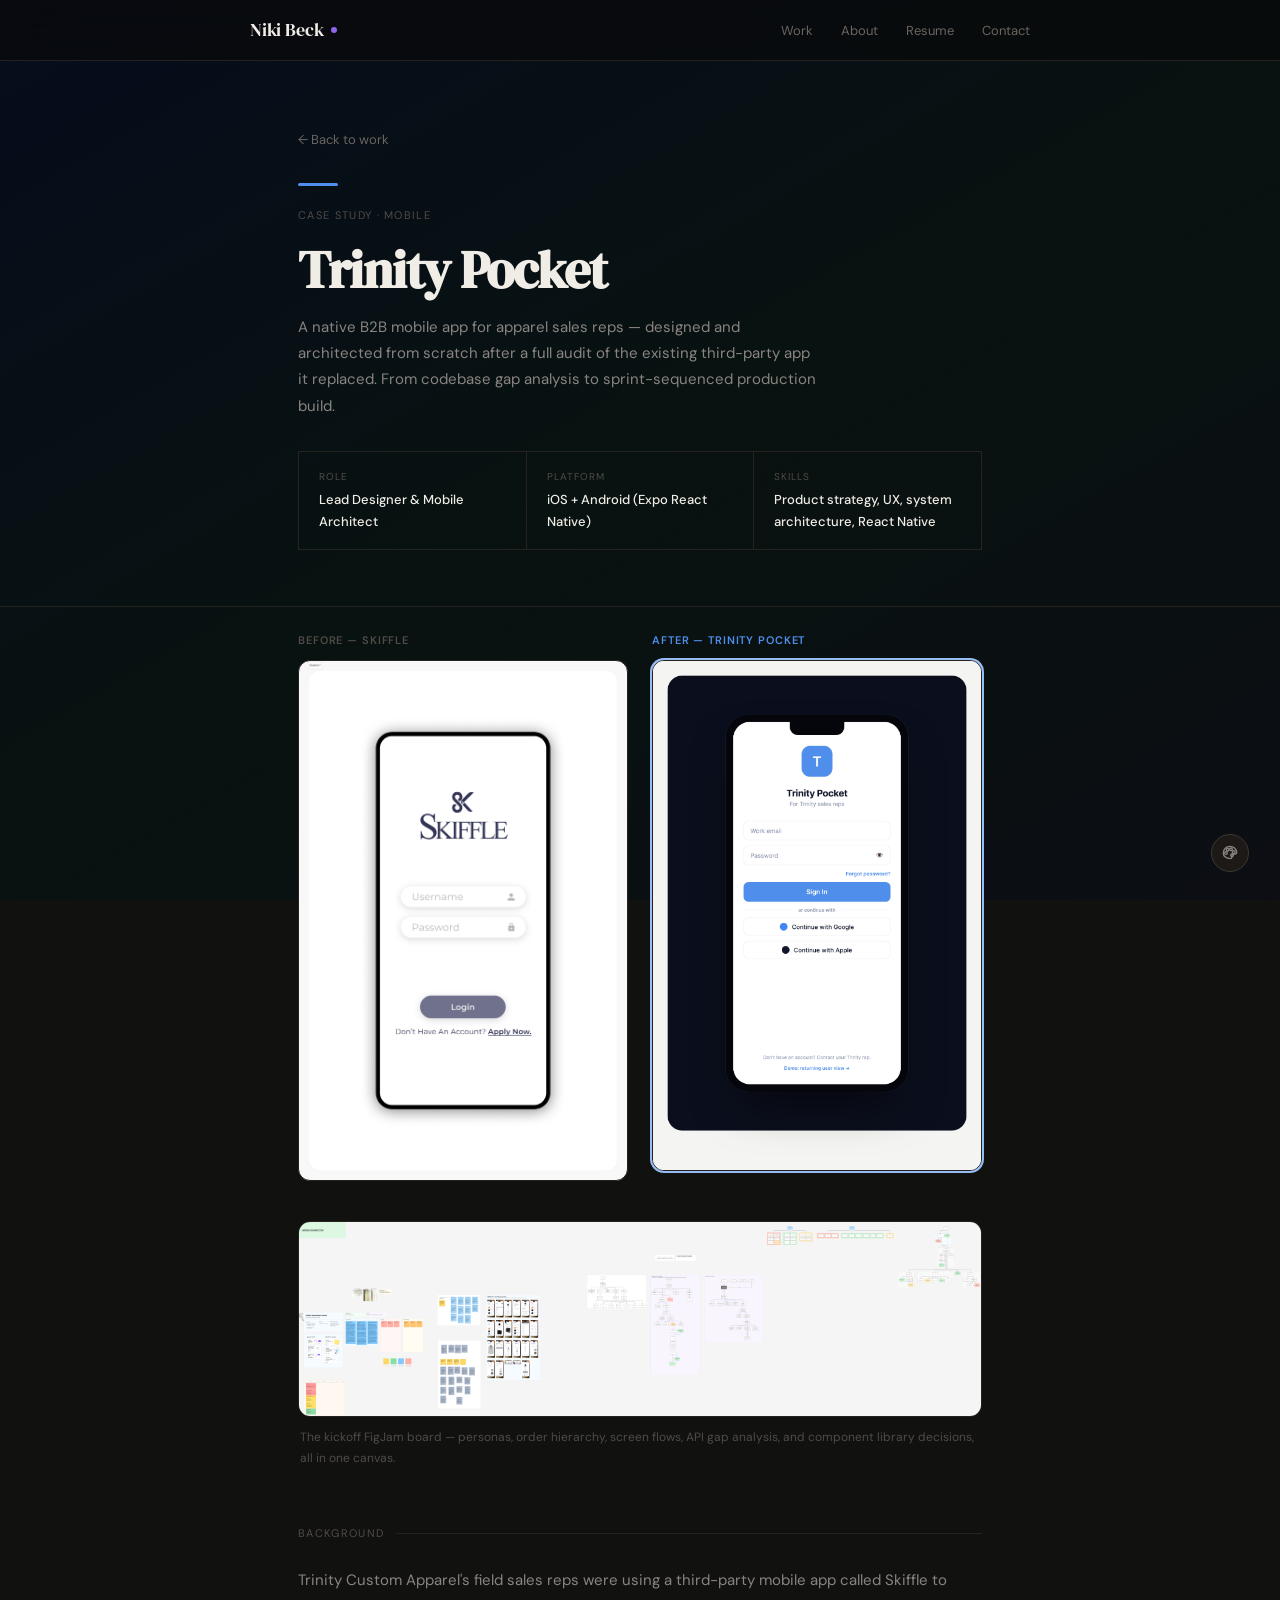
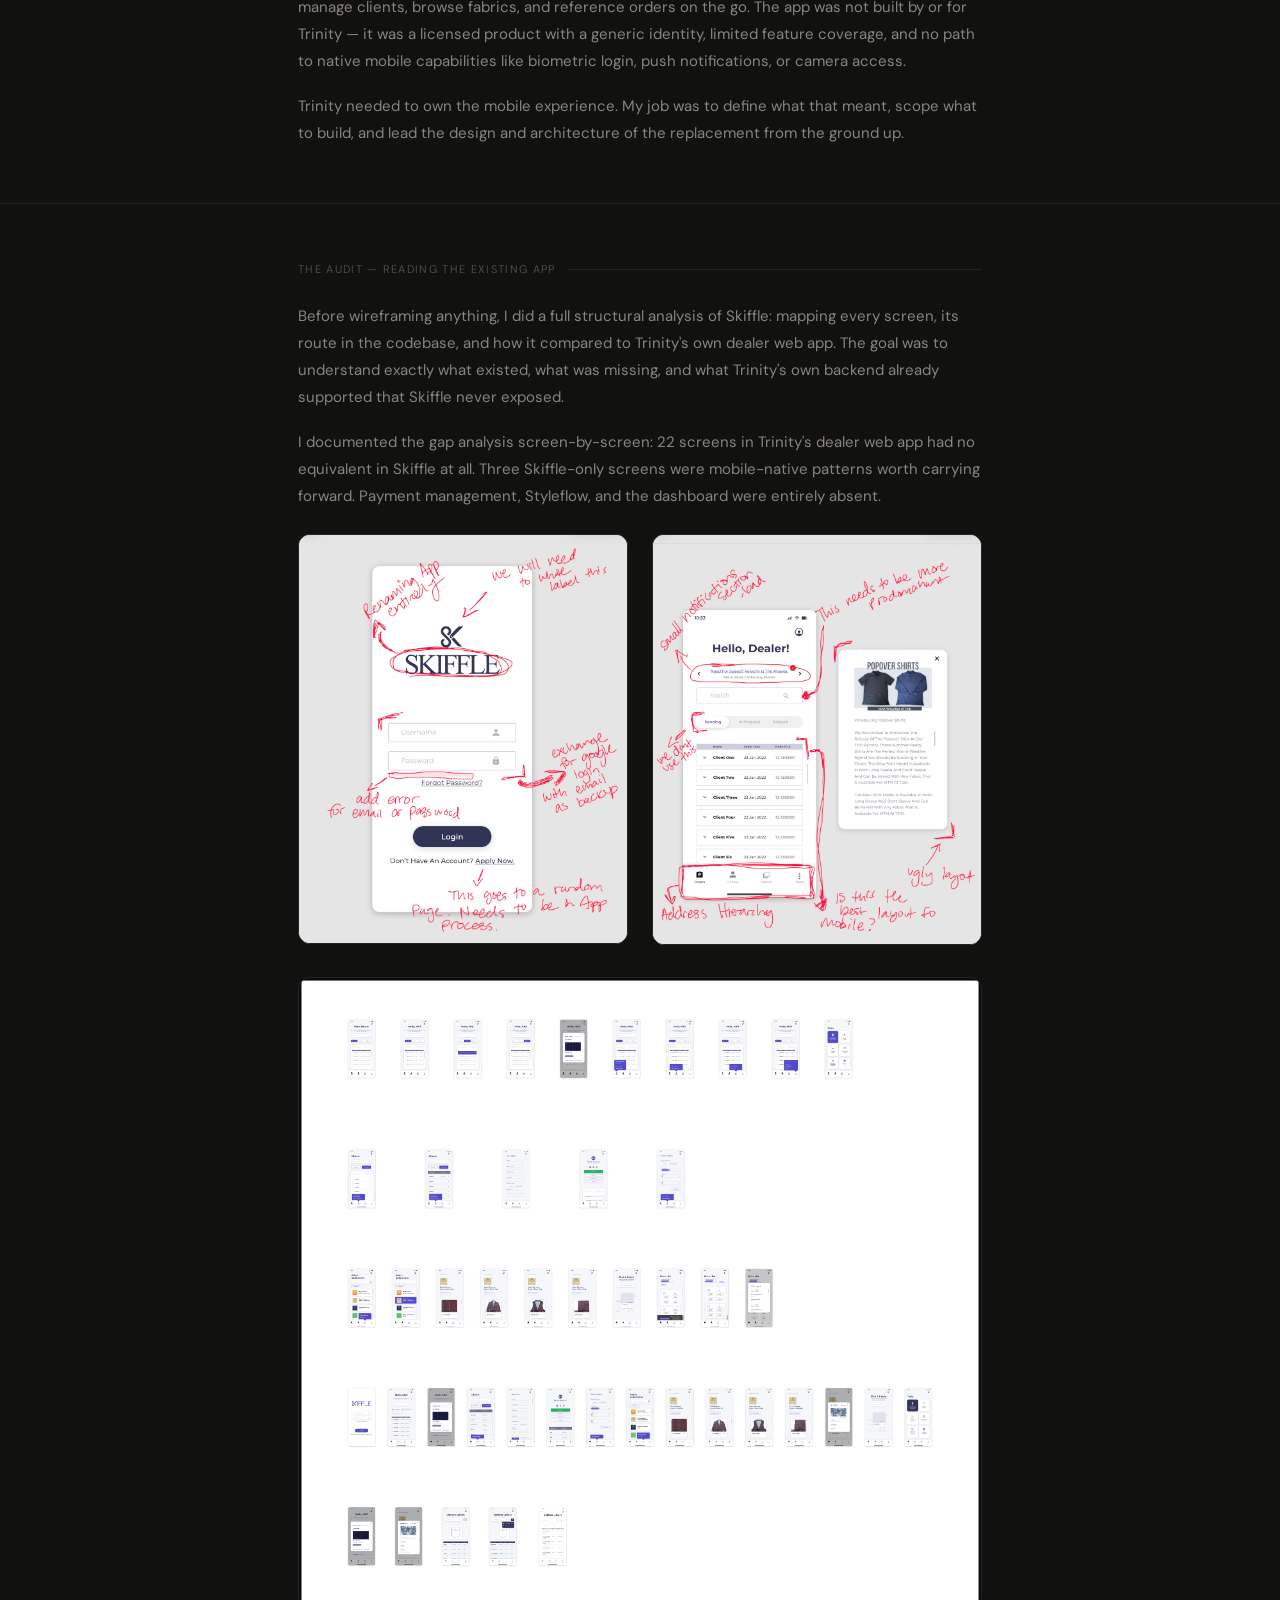
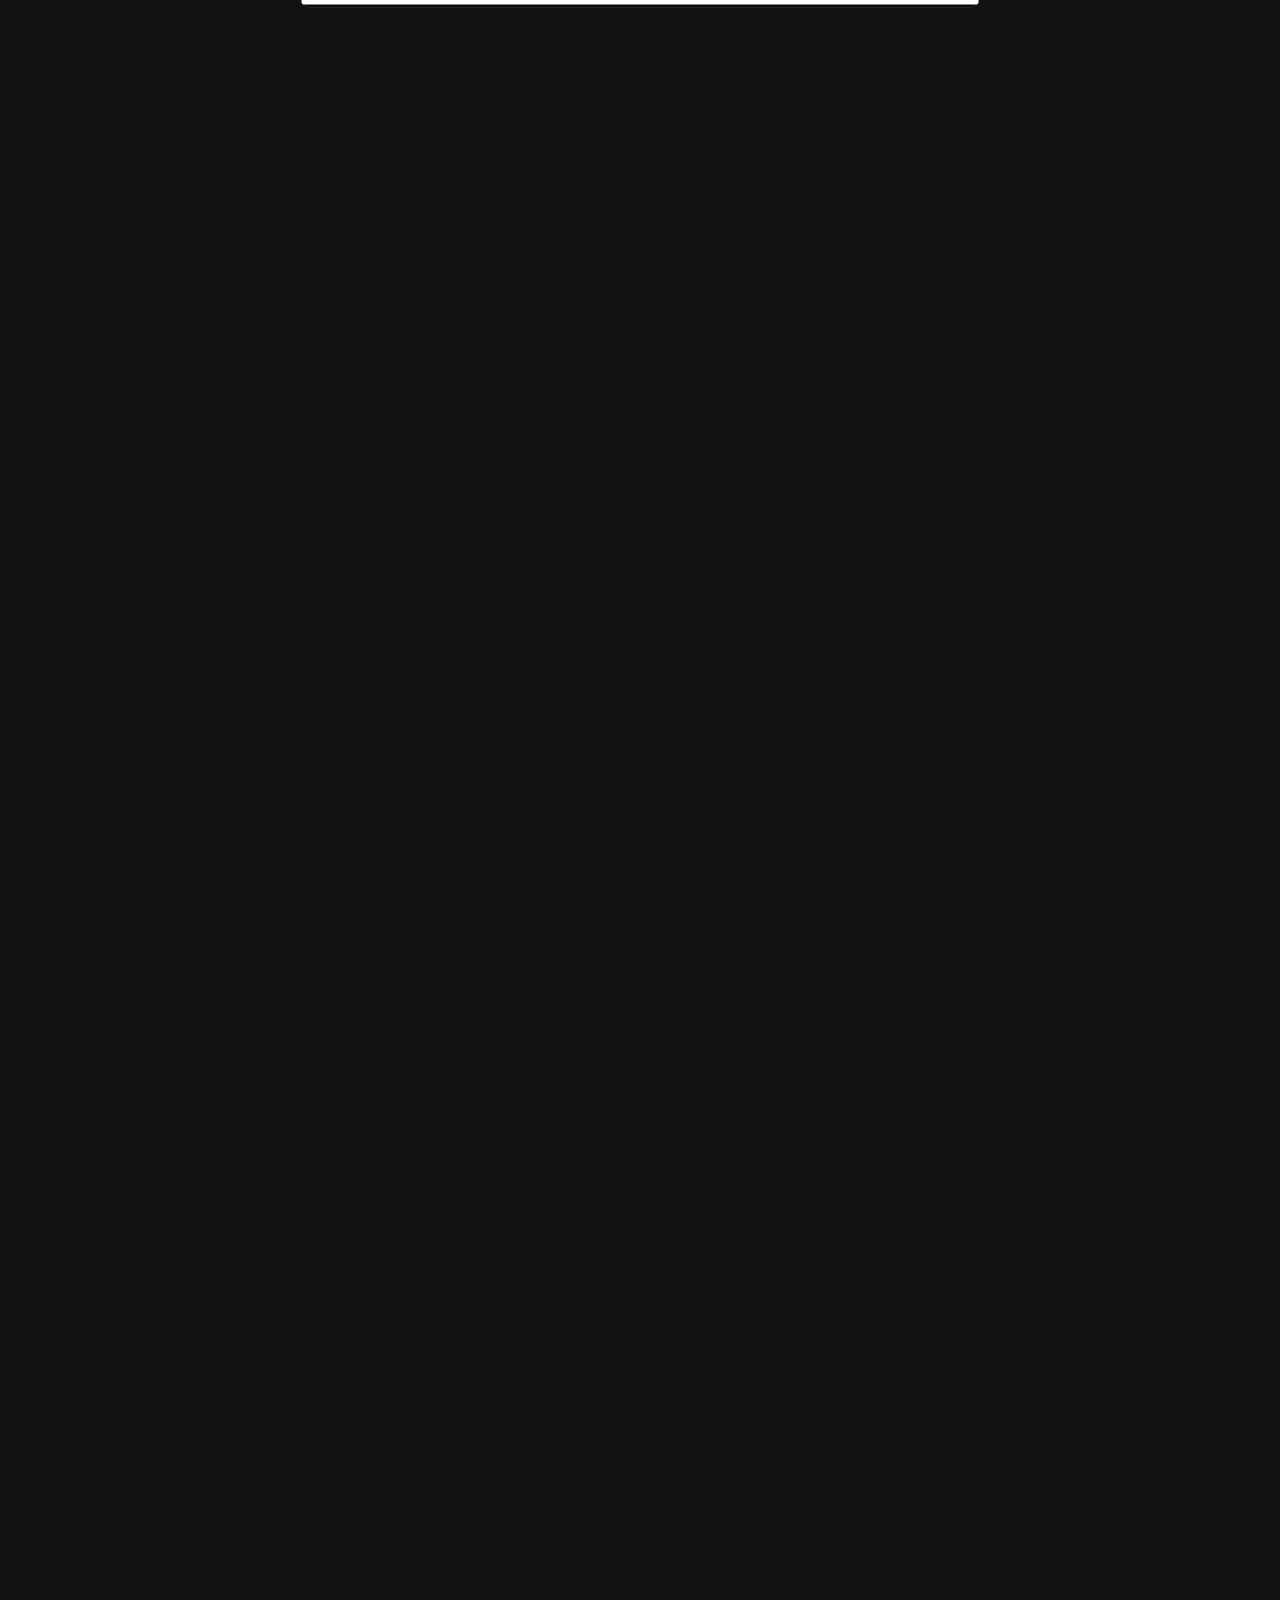
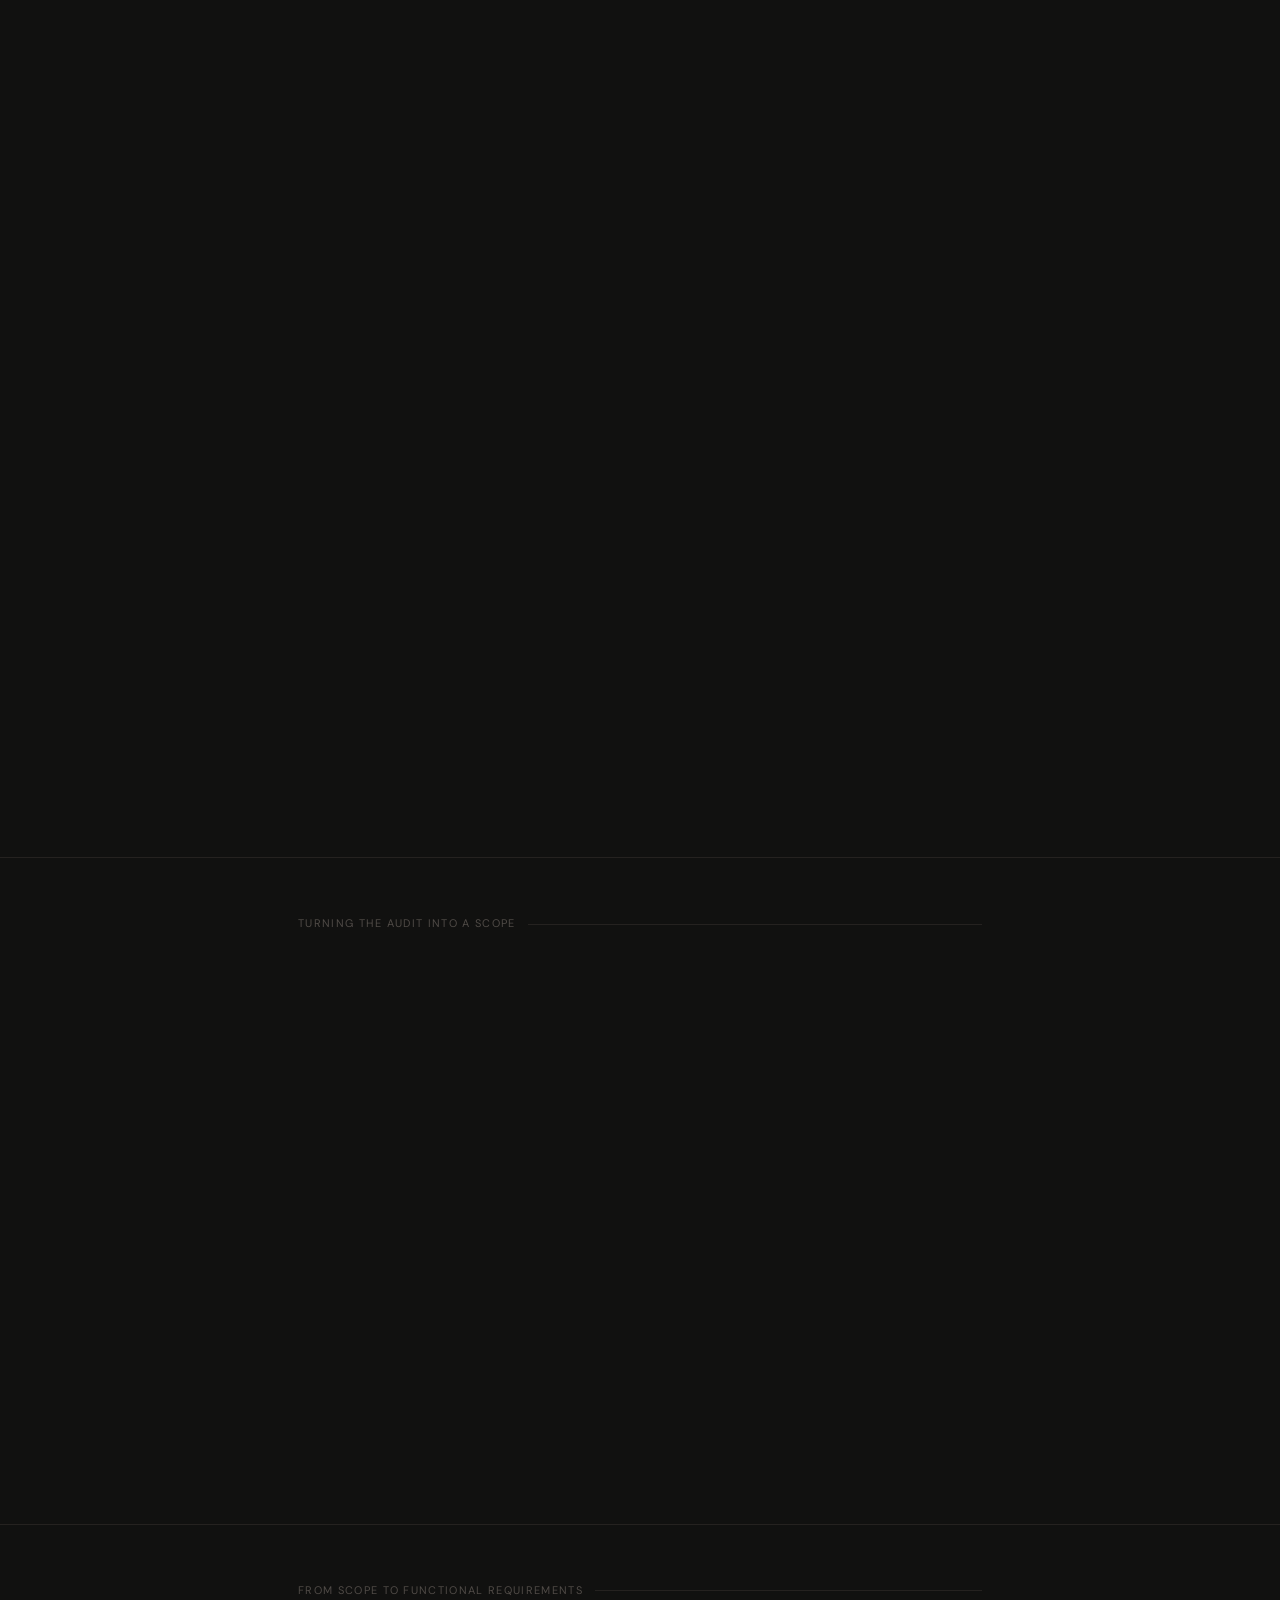
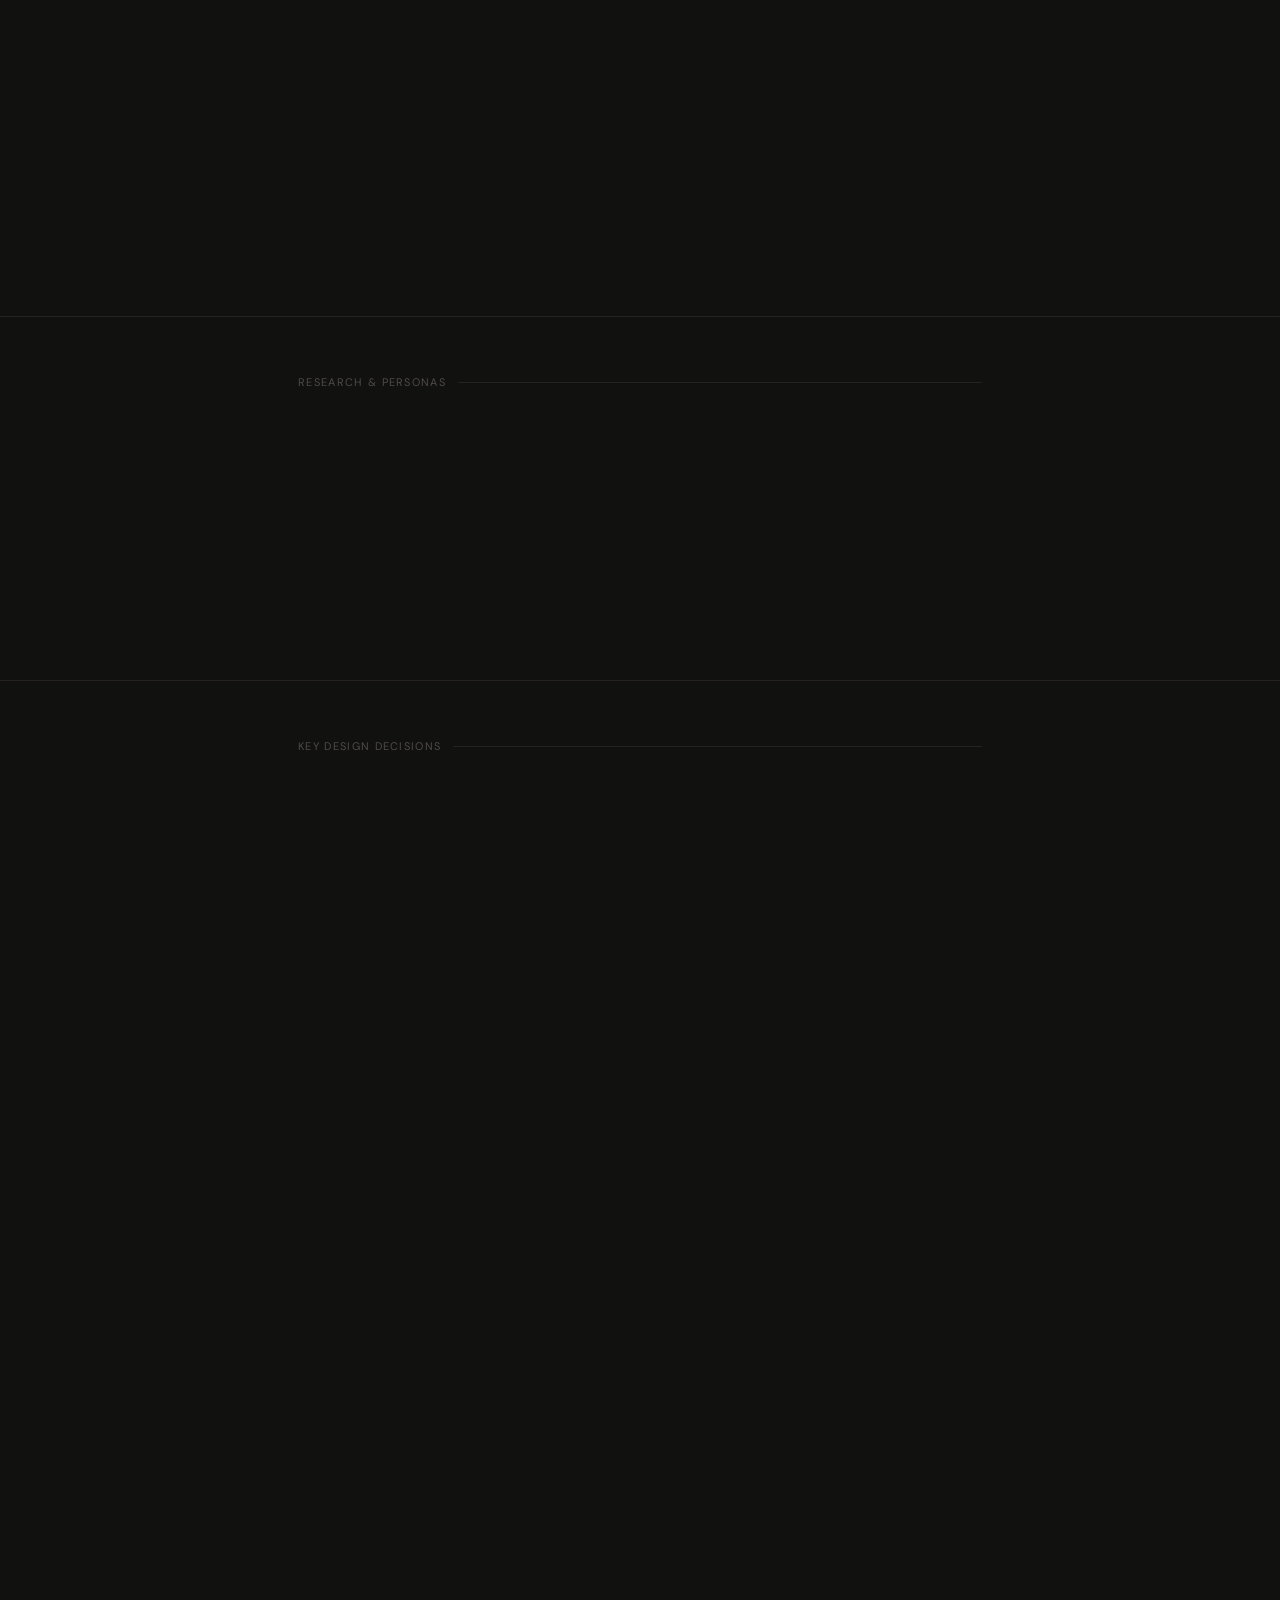
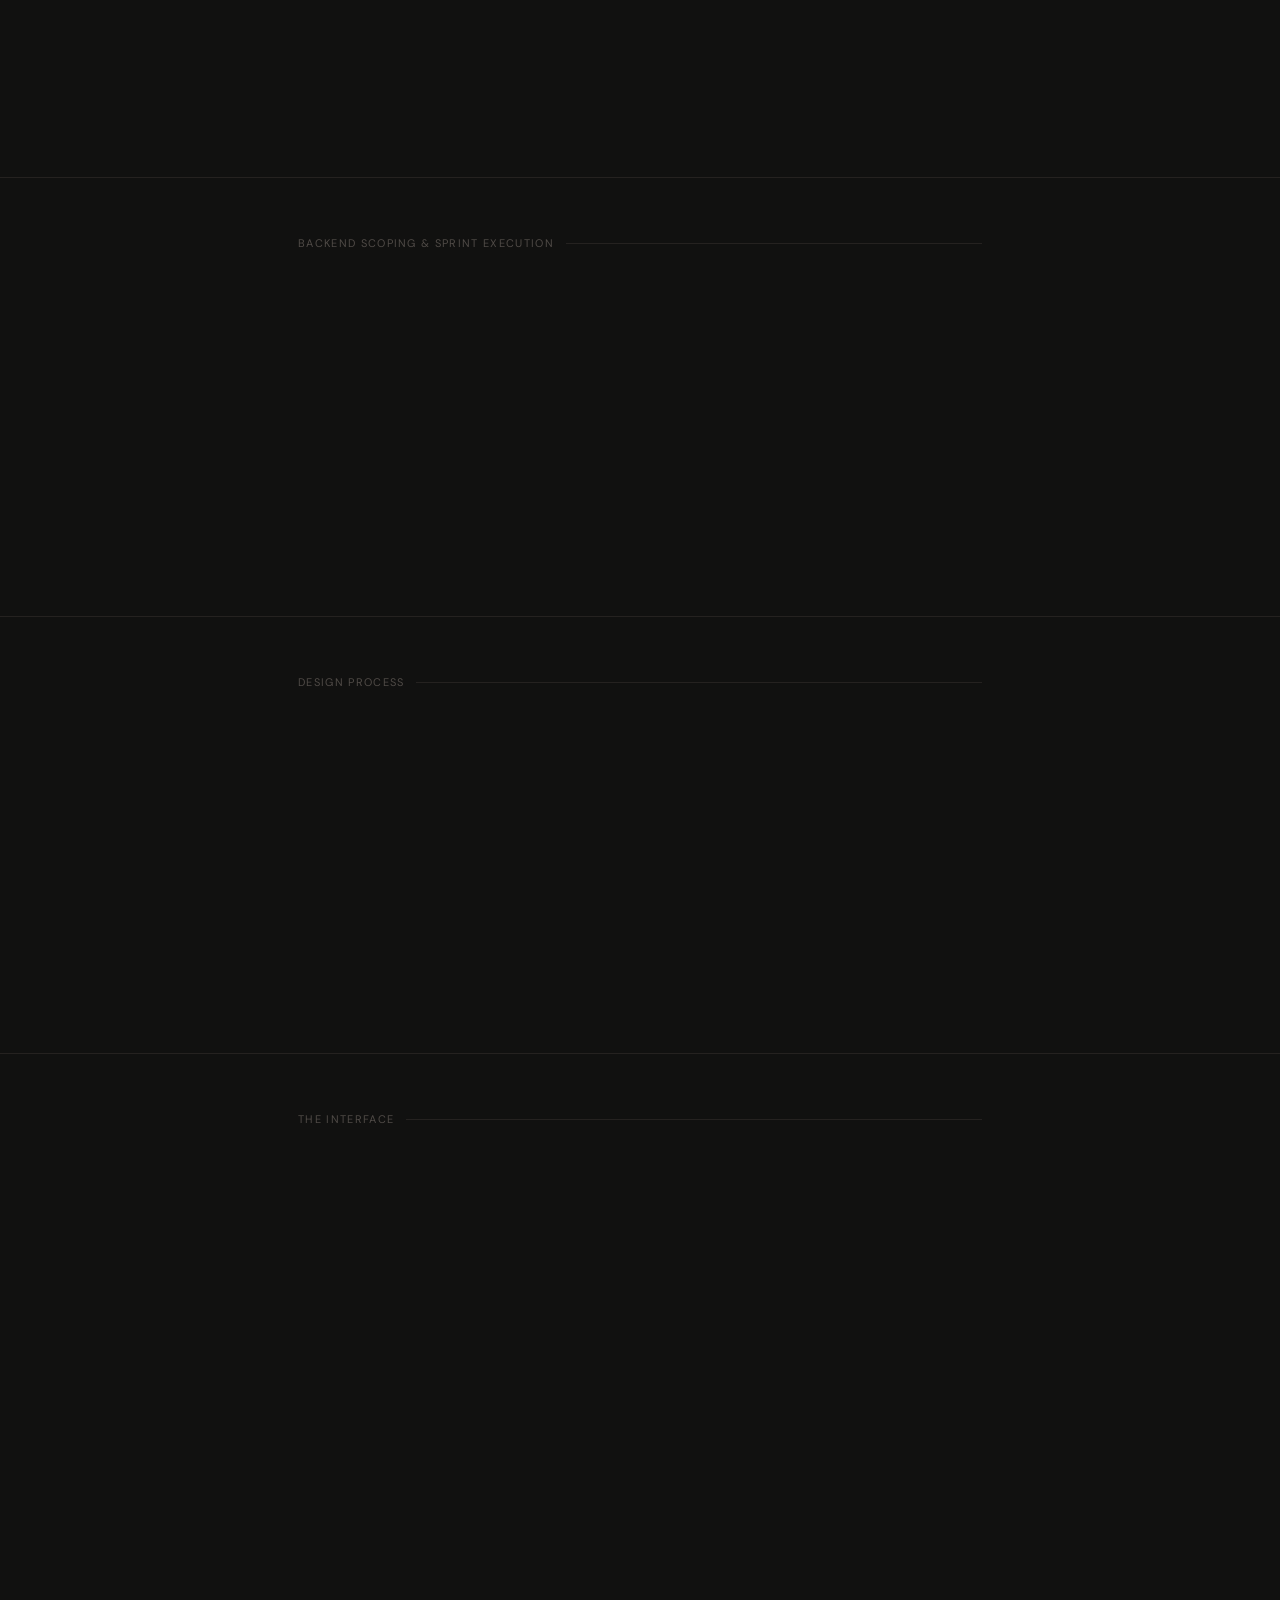
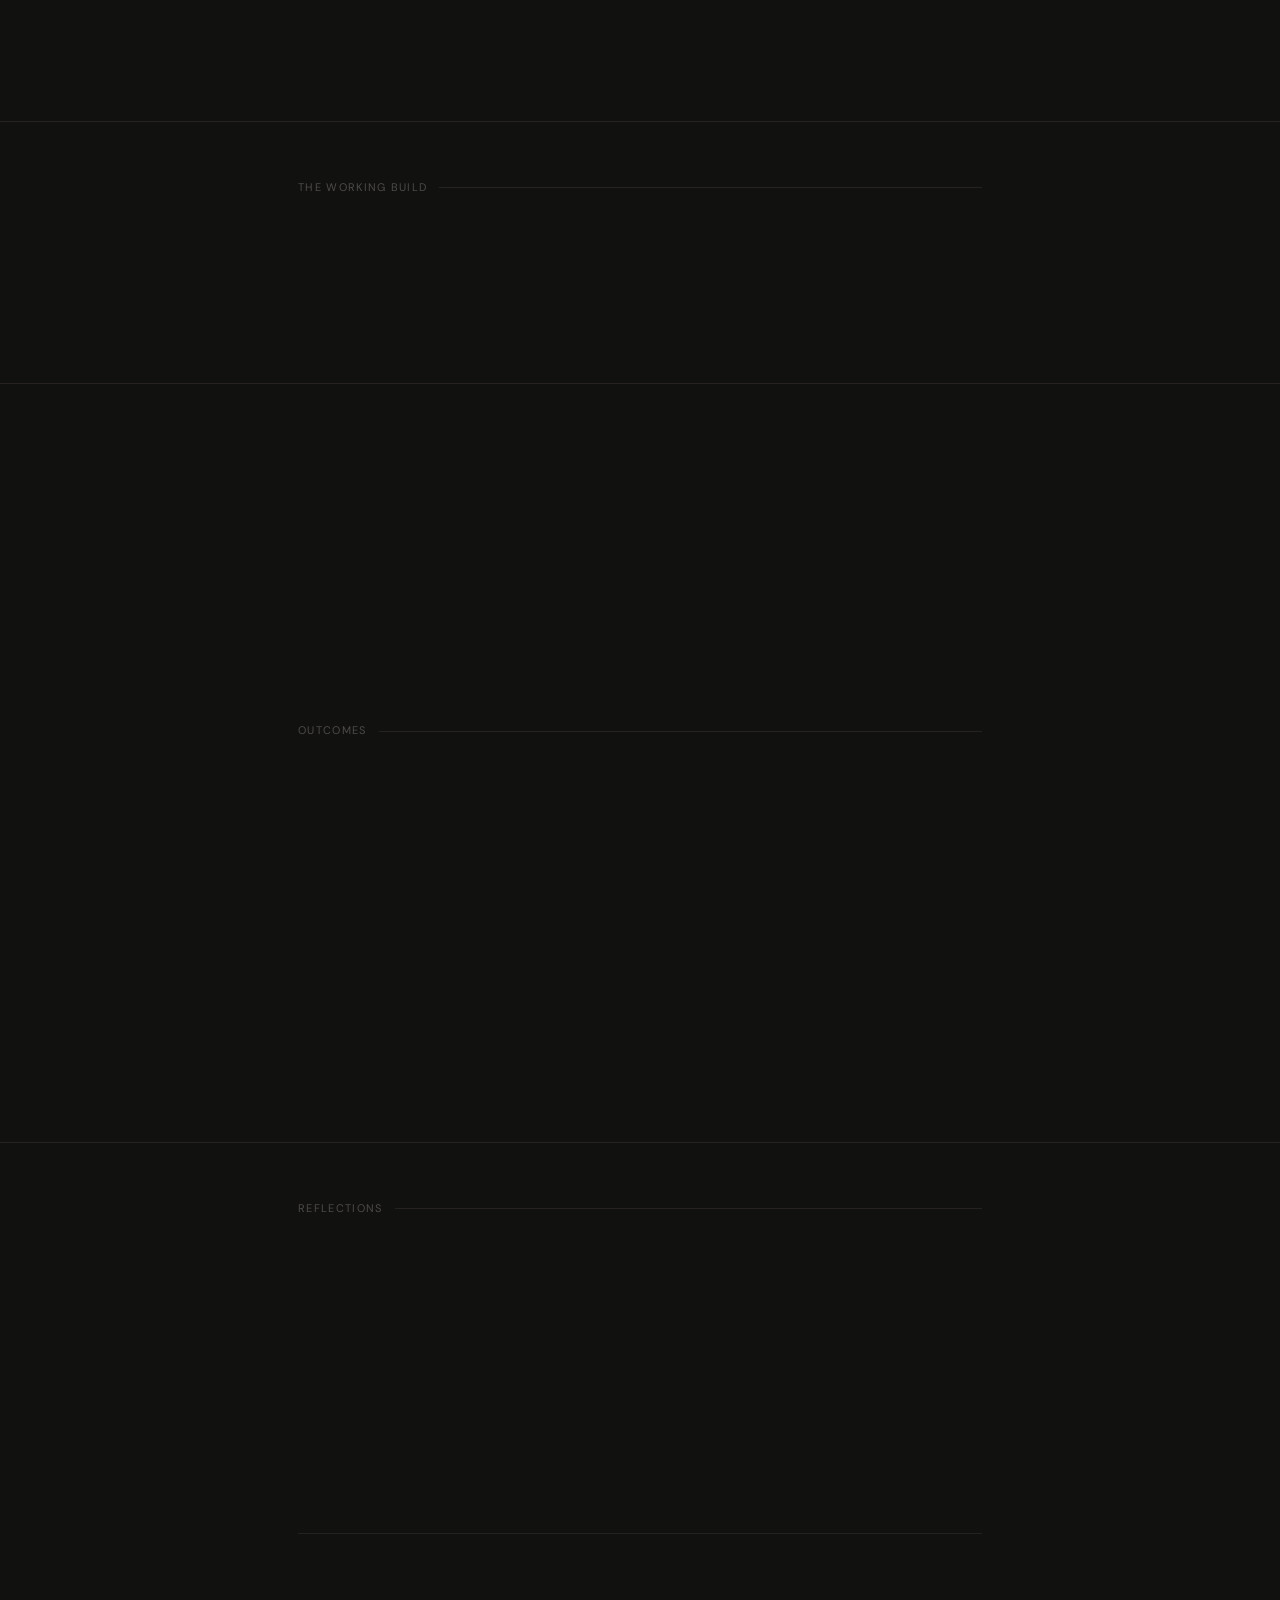
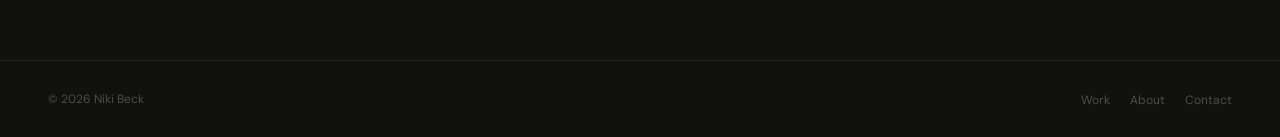
<file: case-study-trinity-pocket.html>
<!DOCTYPE html>
<html lang="en">
<head>
  <meta charset="UTF-8" />
  <meta name="viewport" content="width=device-width, initial-scale=1.0" />
  <title>Trinity Pocket — Niki Beck</title>
  <meta name="description" content="Designing and building Trinity Pocket: a native B2B mobile app for apparel sales reps, built from a full audit of an existing competitor app." />
  <link rel="stylesheet" href="css/style.css" />
  <style>
    /* ── Trinity brand token ── */
    :root {
      --tp-accent:     #4F8FEB;
      --tp-accent-lt:  #EDF3FD;
      --tp-accent-mid: #95BCF3;
    }

    /* ── Hero accent bar ── */
    .tp-hero-bar {
      width: 40px;
      height: 3px;
      background: var(--tp-accent);
      border-radius: 2px;
      margin-bottom: 20px;
    }

    /* ── Before / After comparison ── */
    .before-after {
      display: grid;
      grid-template-columns: 1fr 1fr;
      gap: 24px;
      margin-top: 24px;
    }
    .before-after__cell {
      display: flex;
      flex-direction: column;
      gap: 10px;
    }
    .before-after__label {
      font-size: 11px;
      font-weight: 600;
      letter-spacing: 0.08em;
      text-transform: uppercase;
      color: var(--ghost);
    }
    .before-after__label--new {
      color: var(--tp-accent);
    }
    .before-after__img {
      width: 100%;
      border-radius: 12px;
      border: 0.5px solid var(--rule);
      background: #f8f8f8;
      object-fit: contain;
    }
    /* Subtle sky-blue glow on the "after" image */
    .before-after__cell--new .before-after__img {
      box-shadow: 0 0 0 2px var(--tp-accent-mid);
    }

    /* ── Annotated critique images ── */
    .critique-pair {
      display: grid;
      grid-template-columns: 1fr 1fr;
      gap: 24px;
      margin-top: 24px;
    }
    .critique-pair__img {
      width: 100%;
      border-radius: 12px;
      border: 0.5px solid var(--rule);
      object-fit: contain;
      background: #fafafa;
    }

    /* ── Screen overview ── */
    .screen-overview {
      width: 100%;
      border-radius: 12px;
      border: 0.5px solid var(--rule);
      object-fit: contain;
      background: #0a0a0f;
      margin-top: 24px;
    }

    /* ── Scope badge strip ── */
    .scope-strip {
      display: flex;
      flex-wrap: wrap;
      gap: 8px;
      margin-top: 20px;
    }
    .scope-badge {
      font-size: 11px;
      font-weight: 600;
      letter-spacing: 0.04em;
      padding: 4px 10px;
      border-radius: 20px;
      border: 0.5px solid var(--rule);
      color: var(--subtle);
      background: transparent;
    }
    .scope-badge--active {
      border-color: var(--tp-accent);
      color: var(--tp-accent);
      background: var(--tp-accent-lt);
    }

    /* ── ADR callout — sky-blue left border ── */
    .adr-callout {
      border-left: 3px solid var(--tp-accent);
      background: var(--tp-accent-lt);
      border-radius: 0 8px 8px 0;
      padding: 16px 20px;
      margin-top: 20px;
    }
    .adr-callout__label {
      font-size: 10px;
      font-weight: 700;
      letter-spacing: 0.1em;
      text-transform: uppercase;
      color: var(--tp-accent);
      margin-bottom: 6px;
    }
    .adr-callout__text {
      font-family: 'DM Serif Display', Georgia, serif;
      font-style: italic;
      font-size: 15px;
      color: #1a2f57;
      line-height: 1.65;
      margin: 0;
    }

    /* ── Outcome cards — first stat gets accent treatment ── */
    .outcome-card:first-child .outcome-card__stat {
      background: none;
      -webkit-text-fill-color: var(--tp-accent);
      color: var(--tp-accent);
    }

    /* ── Decision item numbers — accent ── */
    .decision-item__num {
      color: var(--tp-accent) !important;
      font-weight: 700;
    }

    /* ── Section label accent dot ── */
    .section__label--tp-accent::before {
      content: '';
      display: inline-block;
      width: 6px;
      height: 6px;
      border-radius: 50%;
      background: var(--tp-accent);
      margin-right: 8px;
      vertical-align: middle;
    }

    /* ── Quote block override — sky-blue left border ── */
    .quote-block--tp-accent {
      border-left-color: var(--tp-accent);
      background: var(--tp-accent-lt);
    }
    .quote-block--tp-accent .quote-block__text {
      color: #1a2f57;
    }

    @media (max-width: 600px) {
      .before-after,
      .critique-pair {
        grid-template-columns: 1fr;
      }
    }

    /* ── Working build screenshots ── */
    .app-screens-grid {
      display: grid;
      grid-template-columns: repeat(4, 1fr);
      gap: 16px;
      margin-top: 24px;
    }
    .app-screens-grid__cell {
      display: flex;
      flex-direction: column;
      gap: 8px;
    }
    .app-screens-grid__img {
      width: 100%;
      border-radius: 12px;
      border: 0.5px solid var(--rule);
      background: #0a0a0f;
      object-fit: contain;
    }
    .app-screens-grid__label {
      font-size: 11px;
      font-weight: 600;
      letter-spacing: 0.04em;
      text-transform: uppercase;
      color: var(--ghost);
      text-align: center;
    }
    @media (max-width: 900px) {
      .app-screens-grid { grid-template-columns: repeat(2, 1fr); }
    }
    @media (max-width: 480px) {
      .app-screens-grid { grid-template-columns: 1fr; }
    }
  </style>
</head>
<body>

<header class="site-nav">
  <div class="site-nav__inner">
    <a href="index.html" class="site-nav__logo">Niki Beck</a>
    <nav>
      <ul class="site-nav__links">
        <li><a href="index.html#work">Work</a></li>
        <li><a href="about.html">About</a></li>
        <li><a href="NikiBeck_Resume.pdf" target="_blank">Resume</a></li>
        <li><a href="index.html#contact">Contact</a></li>
      </ul>
    </nav>
  </div>
</header>

<main>

  <!-- ── Hero ── -->
  <section class="section" style="padding-top: 64px;">
    <div class="page-wrap">
      <a href="index.html" style="display: inline-flex; align-items: center; gap: 6px; font-size: 13px; color: var(--subtle); margin-bottom: 32px; transition: color 0.15s;" onmouseover="this.style.color='var(--ink)'" onmouseout="this.style.color='var(--subtle)'">← Back to work</a>
      <div class="hero-animate">
        <div class="tp-hero-bar"></div>
        <p class="eyebrow">Case study · Mobile</p>
        <h1 class="display" style="margin-bottom: 16px;">Trinity Pocket</h1>
        <p class="subhead" style="margin-bottom: 0;">A native B2B mobile app for apparel sales reps — designed and architected from scratch after a full audit of the existing third-party app it replaced. From codebase gap analysis to sprint-sequenced production build.</p>
      </div>
      <div class="meta-grid" style="margin-top: 32px;">
        <div class="meta-grid__cell">
          <p class="meta-grid__label">Role</p>
          <p class="meta-grid__value">Lead Designer &amp; Mobile Architect</p>
        </div>
        <div class="meta-grid__cell">
          <p class="meta-grid__label">Platform</p>
          <p class="meta-grid__value">iOS + Android (Expo React Native)</p>
        </div>
        <div class="meta-grid__cell">
          <p class="meta-grid__label">Skills</p>
          <p class="meta-grid__value">Product strategy, UX, system architecture, React Native</p>
        </div>
      </div>
    </div>
  </section>

  <!-- ── Hero image: login before / after ── -->
  <div class="page-wrap">
    <div class="reveal">
      <div class="before-after">
        <div class="before-after__cell">
          <p class="before-after__label">Before — Skiffle</p>
          <img class="before-after__img" src="./assets/skold.png" alt="Skiffle app login screen — minimal branding, username/password only, no SSO" />
        </div>
        <div class="before-after__cell before-after__cell--new">
          <p class="before-after__label before-after__label--new">After — Trinity Pocket</p>
          <img class="before-after__img" src="./assets/tpnew.png" alt="Trinity Pocket login screen — branded shield icon, email/password, Google and Apple SSO, biometric path" />
        </div>
      </div>
    </div>
  </div>

  <!-- ── Kickoff board overview ── -->
  <div class="page-wrap" style="margin-top: 40px; margin-bottom: 0;">
    <div class="reveal">
      <img src="./assets/skiffle-kickoff-board.png" alt="Full Skiffle kickoff FigJam board showing research, personas, flows, and planning" style="width:100%; border-radius: 12px; border: 0.5px solid var(--rule); background: #f5f5f5;" loading="lazy" />
      <p style="font-size:12px; color:var(--ghost); margin-top:10px; padding: 0 2px;">The kickoff FigJam board — personas, order hierarchy, screen flows, API gap analysis, and component library decisions, all in one canvas.</p>
    </div>
  </div>

  <!-- ── Background ── -->
  <section class="section">
    <div class="page-wrap">
      <p class="section__label">Background</p>
      <p class="body-text reveal">Trinity Custom Apparel's field sales reps were using a third-party mobile app called Skiffle to manage clients, browse fabrics, and reference orders on the go. The app was not built by or for Trinity — it was a licensed product with a generic identity, limited feature coverage, and no path to native mobile capabilities like biometric login, push notifications, or camera access.</p>
      <p class="body-text reveal reveal-delay-1">Trinity needed to own the mobile experience. My job was to define what that meant, scope what to build, and lead the design and architecture of the replacement from the ground up.</p>
    </div>
  </section>

  <!-- ── The audit ── -->
  <section class="section">
    <div class="page-wrap">
      <p class="section__label">The audit — reading the existing app</p>
      <p class="body-text reveal">Before wireframing anything, I did a full structural analysis of Skiffle: mapping every screen, its route in the codebase, and how it compared to Trinity's own dealer web app. The goal was to understand exactly what existed, what was missing, and what Trinity's own backend already supported that Skiffle never exposed.</p>
      <p class="body-text reveal reveal-delay-1">I documented the gap analysis screen-by-screen: 22 screens in Trinity's dealer web app had no equivalent in Skiffle at all. Three Skiffle-only screens were mobile-native patterns worth carrying forward. Payment management, Styleflow, and the dashboard were entirely absent.</p>

      <div class="critique-pair reveal reveal-delay-2">
        <img class="critique-pair__img" src="./assets/Reviewone.jpg" alt="Handwritten critique of Skiffle login screen — notes to rename app, add Google SSO, fix error handling, address Apply Now destination" />
        <img class="critique-pair__img" src="./assets/reviewtwo.jpg" alt="Handwritten critique of Skiffle dashboard — notes on notification section load, address hierarchy, layout questions for mobile" />
      </div>

      <div class="img-single reveal reveal-delay-3" style="margin-top: 32px;">
        <img class="screen-overview" src="./assets/Old2.png" alt="Full overview of Skiffle app screens mapped against Trinity Dealer app — showing gaps across Home, Orders, Clients, Fabrics, Styleflow, Payments, and Library" />
      </div>

      <div class="img-single reveal" style="margin-top: 24px;">
        <img src="./assets/tp-skiffle-old.png" alt="Skiffle 1.0 complete screen reference — all existing screens annotated and mapped against the Trinity dealer web app" style="width:100%; border-radius:12px; border:0.5px solid var(--rule); background:#0a0a0f; object-fit:contain;" loading="lazy" />
        <p style="font-size:12px; color:var(--ghost); margin-top:10px;">Skiffle 1.0 in full — every screen documented during the audit. Each was classified: carry forward natively, bridge via WebView, omit entirely, or replace with a better mobile pattern.</p>
      </div>

      <div class="img-single reveal" style="margin-top: 24px;">
        <img src="./assets/skiffle-kickoff-node.png" alt="Kickoff FigJam board — screen specifications, user stories, and flow mapping from the project kickoff session" style="width:100%; border-radius:12px; border:0.5px solid var(--rule); background:#f9f8f6; object-fit:contain;" loading="lazy" />
        <p style="font-size:12px; color:var(--ghost); margin-top:10px;">Kickoff board detail — screen specs, user stories, and flow decisions mapped during the initial planning session with the team.</p>
      </div>
    </div>
  </section>

  <!-- ── Scope decisions ── -->
  <section class="section">
    <div class="page-wrap">
      <p class="section__label">Turning the audit into a scope</p>
      <p class="body-text reveal">The audit produced a classification system for everything in Trinity's existing web app: features that should become native screens, features that could bridge through a WebView temporarily, features that should be permanently omitted from mobile, and net-new capabilities that only make sense on a phone.</p>

      <div class="constraint-grid reveal reveal-delay-1">
        <div class="constraint-card">
          <p class="constraint-card__title">Native builds</p>
          <ul class="constraint-card__list">
            <li>Home dashboard with order pulse and bulletins</li>
            <li>Orders list and order detail</li>
            <li>Clients directory and client detail</li>
            <li>Fabric explorer and fabric detail</li>
            <li>Styleflow garment configurator</li>
            <li>Rankings screen</li>
          </ul>
        </div>
        <div class="constraint-card">
          <p class="constraint-card__title">Permanent boundaries</p>
          <ul class="constraint-card__list">
            <li>Order creation stays on desktop — not an MVP constraint, a product boundary</li>
            <li>Trend Reports omitted entirely</li>
            <li>Role-switching out of scope for v1</li>
            <li>Styleflow AI endpoint deferred to v2</li>
          </ul>
        </div>
      </div>

      <div class="adr-callout reveal reveal-delay-2">
        <p class="adr-callout__label">Architecture Decision Record · ADR 0003</p>
        <p class="adr-callout__text">"Trinity Pocket is a field tool — dealers use it to manage relationships, present fabrics, and track orders. Order creation stays on desktop where dealers have the full configuration interface they need to get it right."</p>
      </div>
    </div>
  </section>

  <!-- ── Functional requirements board ── -->
  <section class="section">
    <div class="page-wrap">
      <p class="section__label">From scope to functional requirements</p>
      <p class="body-text reveal">Every native screen carried its scope decision into a numbered functional requirement — FR-1 through FR-29, plus a parallel set of fix tickets (FIX-1, FIX-2…) for behaviors Skiffle got wrong. Grouping the board by screen area kept Auth, Home, Orders, Clients, Fabrics, Search, the inclinometer, Tools, Push, Support, and Account each auditable on their own, instead of one flat backlog.</p>
      <div class="img-single reveal reveal-delay-1" style="margin-top: 20px;">
        <img src="./assets/tp-functional-requirements.png" alt="Functional requirements board from the Skiffle kickoff FigJam — screens grouped by area with FR and FIX ticket numbers for Auth, Home, Orders, Clients, Fabrics, Search, Inclinometer, Measurements, Tools, Push, Support, Account, and navigation" style="width:100%; border-radius:12px; border:0.5px solid var(--rule); background:#f9f8f6; object-fit:contain;" loading="lazy" />
        <p style="font-size:12px; color:var(--ghost); margin-top:10px;">The full functional requirements grid — every screen area broken into individually numbered requirements and fix tickets, so each one could be scoped, estimated, and checked off independently during sprint planning.</p>
      </div>
    </div>
  </section>

  <!-- ── Research: personas ── -->
  <section class="section">
    <div class="page-wrap">
      <p class="section__label">Research &amp; personas</p>
      <p class="body-text reveal">Understanding who actually uses the app — and how their workflows differ — shaped every navigation and scope decision. Three distinct personas emerged: the field rep managing clients on-the-go, the senior dealer who lives in orders and rankings, and the relationship-led rep who uses Styleflow as a sales presentation tool.</p>
      <div class="img-single reveal reveal-delay-1" style="margin-top: 20px;">
        <img src="./assets/tp-personas.png" alt="User personas from the Skiffle kickoff FigJam — field rep, senior dealer, and relationship-led rep" style="width:100%; border-radius:12px; border:0.5px solid var(--rule); background:#f9f8f6; object-fit:contain;" loading="lazy" />
        <p style="font-size:12px; color:var(--ghost); margin-top:10px;">User personas defined during the kickoff session. Each persona surfaces different priority screens and informs where in the sprint sequence each feature belongs.</p>
      </div>
    </div>
  </section>

  <!-- ── Key design decisions ── -->
  <section class="section">
    <div class="page-wrap">
      <p class="section__label">Key design decisions</p>

      <div class="decision-list">
        <div class="decision-item reveal">
          <p class="decision-item__num">01</p>
          <p class="decision-item__title">Five-tab nav — no more, no less</p>
          <p class="decision-item__body">Skiffle had a fragmented navigation model that didn't reflect how reps actually work. I mapped dealer workflows to five intent-based tabs: Home, Orders, Production, Clients, Settings — folding Fabrics, Styleflow, and the rest of the tools set into Production, and giving Account, payments, and preferences their own dedicated tab instead of hiding them behind an avatar.</p>
          <div class="decision-item__tags">
            <span class="tag">Information architecture</span>
            <span class="tag">Navigation design</span>
          </div>
        </div>

        <div class="decision-item reveal reveal-delay-1">
          <p class="decision-item__num">02</p>
          <p class="decision-item__title">Native-first auth with biometric path</p>
          <p class="decision-item__body">Skiffle used a basic username/password form. Trinity Pocket implements Google and Apple SSO via native OAuth sheets, biometric login via Face ID on return visits, and a graceful password fallback — all without a WebView in sight. The login screen became the clearest signal that this is a different product entirely.</p>
          <div class="decision-item__tags">
            <span class="tag">Native capabilities</span>
            <span class="tag">Auth UX</span>
          </div>
        </div>

        <div class="decision-item reveal reveal-delay-2">
          <p class="decision-item__num">03</p>
          <p class="decision-item__title">Styleflow — rack-based garment configurator</p>
          <p class="decision-item__body">Styleflow was entirely absent from Skiffle. I designed a rack-based architecture: each garment (jacket, trouser, vest) is a configurable Rack with fabric, lining, buttons, and thread selections. Racks group into Stylepages. Picario XPO renders photorealistic previews server-side via Trinity's backend — the mobile app never constructs image URLs directly.</p>
          <div class="decision-item__tags">
            <span class="tag">System design</span>
            <span class="tag">Visual configurator</span>
            <span class="tag">API integration</span>
          </div>
        </div>

        <div class="decision-item reveal reveal-delay-3">
          <p class="decision-item__num">04</p>
          <p class="decision-item__title">Sprint sequencing as a design decision</p>
          <p class="decision-item__body">I sequenced five sprints in dependency order: Auth → Core read-only (12 screens) → Dashboard, Payments, Rankings → Styleflow → Rack Builder and push notifications. Each sprint produces a testable TestFlight build. Dealer access is gated until Sprint 3 payments direction is resolved — so dealers never see an alert they can't act on.</p>
          <div class="decision-item__tags">
            <span class="tag">Product strategy</span>
            <span class="tag">Scope management</span>
          </div>
        </div>
      </div>
    </div>
  </section>

  <!-- ── Backend scoping & sprint board ── -->
  <section class="section">
    <div class="page-wrap">
      <p class="section__label">Backend scoping &amp; sprint execution</p>
      <p class="body-text reveal">Styleflow's Custom Model Creation flow needed backend work Trinity's API didn't have yet — new endpoints for custom copy, mounting, and model visibility, plus a "quick win" fallback using existing dealer upload storage until the real ones shipped. Mapping the frontend flow (Home → Model Library → "Create My Model" → Confirmation) against exactly which backend pieces existed vs. needed to be built kept the Rack Builder sprint from stalling on an API that wasn't ready.</p>
      <div class="img-single reveal reveal-delay-1" style="margin-top: 20px;">
        <img src="./assets/tp-backend-sprint-board.png" alt="Skiffle kickoff FigJam board section — app screen flow diagram, Custom Model Creation backend requirements and frontend flow, API endpoint list, QA verification checklists, and the five-sprint execution timeline" style="width:100%; border-radius:12px; border:0.5px solid var(--rule); background:#f9f8f6; object-fit:contain;" loading="lazy" />
        <p style="font-size:12px; color:var(--ghost); margin-top:10px;">The planning surface behind the scenes: the full app screen-flow diagram, Custom Model Creation's backend requirements and frontend flow side by side, the API endpoint inventory, QA verification checklists for auth and orders, and the five-sprint execution timeline that sequenced all of it.</p>
      </div>
    </div>
  </section>

  <!-- ── Design process visuals ── -->
  <section class="section">
    <div class="page-wrap">
      <p class="section__label">Design process</p>
      <p class="body-text reveal">The kickoff board was a live working document — not a presentation deck. Every screen decision was made against real flow diagrams and real API availability, not against hypothetical requirements.</p>

      <div class="critique-pair reveal reveal-delay-1" style="margin-top: 24px;">
        <div>
          <img src="./assets/tp-dashboard-concept.png" alt="New dashboard concept from FigJam — dealer rank, order pulse, bulletins, and quick actions" style="width:100%; border-radius:12px; border:0.5px solid var(--rule); background:#f9f8f6; object-fit:contain;" loading="lazy" />
          <p style="font-size:12px; color:var(--ghost); margin-top:8px;">Dashboard concept — dealer rank pill, order pulse card, bulletin feed, and quick action row mapped before any wireframe was drawn.</p>
        </div>
        <div>
          <img src="./assets/tp-orders-spec.png" alt="Orders tab specification — search, status tabs, and card layout defined in FigJam" style="width:100%; border-radius:12px; border:0.5px solid var(--rule); background:#f9f8f6; object-fit:contain;" loading="lazy" />
          <p style="font-size:12px; color:var(--ghost); margin-top:8px;">Orders tab spec — search bar, status pill tabs, and 56px minimum row height locked before the production UI was built.</p>
        </div>
      </div>

      <div class="img-single reveal" style="margin-top: 24px;">
        <img src="./assets/tp-orders-flow.png" alt="In-depth orders flow mapping from Latham's walkthrough — showing the full order lifecycle and screen transitions" style="width:100%; border-radius:12px; border:0.5px solid var(--rule); background:#f9f8f6; object-fit:contain;" loading="lazy" />
        <p style="font-size:12px; color:var(--ghost); margin-top:10px;">Orders flow in depth — mapped from a walkthrough session with the team. This diagram drove the screen hierarchy in the Orders tab and clarified which states needed native treatment vs. a desktop deep-link.</p>
      </div>
    </div>
  </section>

  <!-- ── The interface ── -->
  <section class="section">
    <div class="page-wrap">
      <p class="section__label">The interface</p>
      <p class="body-text reveal">Early builds used a placeholder violet as a stand-in accent while the brand team finished Trinity's actual identity system. Once that landed, the interface was rebuilt against the real palette — Heritage Sky <code style="font-size: 12px; font-family: monospace; background: #f1f5f9; padding: 2px 5px; border-radius: 4px;">#4F8FEB</code> for every interactive state, active tab, and CTA, with Midnight Blue and Deep Navy carrying headers and text. It's a small thing on paper, but it's the difference between a prototype that looks like a demo and one a dealer mistakes for Trinity's own software. The tab bar never disappears during normal browsing, and Styleflow keeps a deeper navy chip treatment so it still reads as a distinct creative tool rather than a reference screen.</p>

      <div class="scope-strip reveal reveal-delay-1">
        <span class="scope-badge scope-badge--active">Expo React Native</span>
        <span class="scope-badge scope-badge--active">NativeWind</span>
        <span class="scope-badge scope-badge--active">ShadCN UI for RN</span>
        <span class="scope-badge scope-badge--active">Expo Router</span>
        <span class="scope-badge scope-badge--active">Supabase</span>
        <span class="scope-badge">EAS</span>
        <span class="scope-badge">PostHog</span>
        <span class="scope-badge">Picario XPO</span>
      </div>

      <div class="quote-block quote-block--tp-accent reveal reveal-delay-2">
        <p class="quote-block__text">"A field tool a sales rep is proud to open in front of a client."</p>
        <p class="quote-block__attr">Product brief — Trinity Pocket</p>
      </div>

      <div class="img-single reveal" style="margin-top: 32px;">
        <img src="./assets/tp-screen-spec.png" alt="Trinity Pocket prototype screens — Login, Dashboard, Orders, Fabrics, Clients, and Tools hub" style="width: 100%; border-radius: 12px; border: 0.5px solid var(--rule); display: block;" loading="lazy" />
        <p style="font-size: 12px; color: var(--ghost); margin-top: 10px;">Six core screens from the production UI spec — Login, Dashboard with order pulse, Orders list with status tabs, Fabrics explorer, Clients directory, and the Tools hub with Styleflow as the featured creation tool.</p>
      </div>
    </div>
  </section>

  <!-- ── The working build ── -->
  <section class="section">
    <div class="page-wrap">
      <p class="section__label">The working build</p>
      <p class="body-text reveal">Trinity Pocket now exists as a running Expo build, navigable end-to-end across all 27 screens against mocked data ahead of backend integration. A few screens from the current build:</p>
      <div class="app-screens-grid reveal reveal-delay-1">
        <div class="app-screens-grid__cell">
          <img class="app-screens-grid__img" src="./assets/tp-app-login.png" alt="Trinity Pocket login screen — work email and password fields, Sign In button, Google and Apple SSO, and a demo returning-user link" loading="lazy" />
          <p class="app-screens-grid__label">Login</p>
        </div>
        <div class="app-screens-grid__cell">
          <img class="app-screens-grid__img" src="./assets/tp-app-orders.png" alt="Orders screen — searchable order list with a Presentation mode toggle, Open and Completed segmented tabs, and status pills including In Production, Fabric Hold, Delivered, Cutting, and Delayed" loading="lazy" />
          <p class="app-screens-grid__label">Orders</p>
        </div>
        <div class="app-screens-grid__cell">
          <img class="app-screens-grid__img" src="./assets/tp-app-clients.png" alt="Clients screen — searchable client list with company names and units month-to-date, and bottom navigation with Home, Orders, Production, Clients, and Settings" loading="lazy" />
          <p class="app-screens-grid__label">Clients</p>
        </div>
        <div class="app-screens-grid__cell">
          <img class="app-screens-grid__img" src="./assets/tp-app-rank-report.png" alt="Rank Report screen — current rank number 40 of 147, a rank-over-time bar chart, and insight cards for positive momentum, next rank target, and best order day" loading="lazy" />
          <p class="app-screens-grid__label">Rank Report</p>
        </div>
      </div>
    </div>
  </section>

  <!-- ── Live build & marketing ── -->
  <div class="page-wrap" style="margin-bottom: 0;">
    <div class="proto-cta reveal reveal-delay-1">
      <div style="display: flex; align-items: center; gap: 20px;">
        <img src="./assets/tp-expo-qr.png" alt="QR code to launch the Trinity Pocket build in Expo Go" style="width: 84px; height: auto; border-radius: 10px; flex-shrink: 0;" />
        <div>
          <p class="proto-cta__label">Live build · 27 screens running on mocked data</p>
          <p class="proto-cta__title">Scan with Expo Go to run the real native build on your phone</p>
        </div>
      </div>
    </div>

    <div class="proto-cta reveal reveal-delay-2" style="margin-top: 16px;">
      <div>
        <p class="proto-cta__label">Internal marketing one-pager</p>
        <p class="proto-cta__title">How the rebuild was pitched to stakeholders →</p>
      </div>
      <a href="trinity-pocket-marketing.html" target="_blank" class="proto-cta__btn">View site ↗</a>
    </div>
  </div>

  <!-- ── Outcomes ── -->
  <section class="section">
    <div class="page-wrap">
      <p class="section__label">Outcomes</p>
      <p class="body-text reveal">Trinity Pocket has moved from spec to a working build. All 27 screens are built and running end-to-end in Expo Router — Auth, Home, Orders with a 4-step New Order wizard, Clients, the AR-based Shoulder Slope measurement tool, Styleflow, Rankings, and Payments — currently against mocked data. The scope, tech stack, navigation architecture, and nine Architecture Decision Records are locked; the next milestone is wiring the build to Trinity's live backend in place of the mock data layer.</p>
      <div class="outcome-row reveal reveal-delay-1">
        <div class="outcome-card">
          <p class="outcome-card__stat">22</p>
          <p class="outcome-card__desc">Screens identified as missing from the existing app through the gap analysis</p>
        </div>
        <div class="outcome-card">
          <p class="outcome-card__stat">9 ADRs</p>
          <p class="outcome-card__desc">Architecture decisions locked before a line of production code was written</p>
        </div>
        <div class="outcome-card">
          <p class="outcome-card__stat">27</p>
          <p class="outcome-card__desc">Screens built and running end-to-end in Expo Router, from Auth through Styleflow</p>
        </div>
      </div>
    </div>
  </section>

  <!-- ── Reflections ── -->
  <section class="section">
    <div class="page-wrap">
      <p class="section__label">Reflections</p>
      <div class="reflection-grid reveal">
        <div class="reflection-card">
          <p class="reflection-card__head">What worked</p>
          <ul class="reflection-card__list">
            <li>Auditing the competitor app before designing anything surfaced gaps the team hadn't formally named</li>
            <li>Locking ADRs early prevented scope from being relitigated at every PR review</li>
            <li>Treating sprint sequencing as a UX decision — dealer access gates protect the experience</li>
          </ul>
        </div>
        <div class="reflection-card">
          <p class="reflection-card__head">Next challenges</p>
          <ul class="reflection-card__list">
            <li>Wiring all 27 built screens to Trinity's live backend in place of mocked data</li>
            <li>Native Braintree integration vs. WebView bridge — a Sprint 3 team decision</li>
            <li>Validating the Styleflow configurator flow with real dealer feedback once TestFlight ships</li>
          </ul>
        </div>
      </div>
    </div>
  </section>

  <!-- ── Next project ── -->
  <div class="page-wrap">
    <a href="case-study-final-shipments.html" style="display: block; text-decoration: none; border-top: 0.5px solid var(--rule);">
      <div class="next-project reveal">
        <div>
          <p class="next-project__label">Next case study</p>
          <p class="next-project__title">Final Shipments Manager</p>
        </div>
        <span class="next-project__arrow">→</span>
      </div>
    </a>
  </div>

</main>

<footer class="site-footer">
  <span class="site-footer__copy">© 2026 Niki Beck</span>
  <nav>
    <ul class="site-footer__links">
      <li><a href="index.html#work">Work</a></li>
      <li><a href="about.html">About</a></li>
      <li><a href="mailto:niki@wearehamburger.com">Contact</a></li>
    </ul>
  </nav>
</footer>

<script src="js/main.js"></script>
</body>
</html>
</file>
<file: css/style.css>
/* ─── Google Fonts ─── */
@import url('https://fonts.googleapis.com/css2?family=DM+Serif+Display:ital@0;1&family=DM+Sans:opsz,wght@9..40,300;9..40,400;9..40,500&display=swap');

/* ─── Reset & Base ─── */
*, *::before, *::after { box-sizing: border-box; margin: 0; padding: 0; }

:root {
  /* ── Core palette ── */
  --cream:      #111110;   /* Background — dark warm black */
  --ink:        #F0ECE6;   /* Primary text — warm off-white */
  --muted:      #8A8480;   /* Body text, secondary */
  --subtle:     #6A6560;   /* Tertiary text */
  --ghost:      #504B47;   /* Labels, meta */
  --stone:      #3D3830;   /* Pill borders, decorative */
  --rule:       #252220;   /* All borders */
  --dust:       #1A1815;   /* Subtle fills, tag backgrounds */
  --white:      #1C1917;   /* Card backgrounds */

  /* ── Accent ── */
  --accent:     #9065EA;   /* Primary accent — purple */
  --accent-lt:  #2D1F5E;   /* Accent light — dark purple fill */
  --success:    #5FA876;   /* Success / positive states */

  /* ── Gradient accent (coral → violet) ── */
  --coral:      #D85A30;   /* Gradient warm end */
  --coral-lt:   #F0997B;   /* Gradient warm end, lighter — text on dark */
  --gradient-hero: linear-gradient(90deg, var(--coral-lt) 0%, var(--accent) 100%);

  /* ── Legacy aliases (used by case study overrides) ── */
  --violet:     #9065EA;   /* → --accent */
  --teal:       #14B8A6;

  /* ── Type ── */
  --serif:    'DM Serif Display', Georgia, serif;
  --sans:     'DM Sans', system-ui, sans-serif;

  /* ── Layout ── */
  --radius:    8px;
  --radius-lg: 12px;
  --max-w:     780px;
  --page-x:    clamp(20px, 5vw, 48px);
}

html { scroll-behavior: smooth; }

body {
  font-family: var(--sans);
  font-size: 16px;
  font-weight: 400;
  line-height: 1.7;
  background: var(--cream);
  color: var(--ink);
  -webkit-font-smoothing: antialiased;
}

img {
  display: block;
  max-width: 100%;
  height: auto;
  border-radius: var(--radius);
}

a { color: inherit; text-decoration: none; }

/* ─── Layout ─── */
.page-wrap {
  max-width: var(--max-w);
  margin: 0 auto;
  padding: 0 var(--page-x);
}

/* ─── Nav ─── */
.site-nav {
  position: sticky;
  top: 0;
  z-index: 100;
  background: rgba(17, 17, 16, 0.92);
  backdrop-filter: blur(12px);
  -webkit-backdrop-filter: blur(12px);
  background: var(--cream);
  border-bottom: 0.5px solid var(--rule);
  padding: 0 var(--page-x);
}

.site-nav__inner {
  max-width: var(--max-w);
  margin: 0 auto;
  display: flex;
  align-items: center;
  justify-content: space-between;
  height: 60px;
}

/* ─── Nav logo with animated pulse dot ─── */
.site-nav__logo {
  font-family: var(--serif);
  font-size: 18px;
  color: var(--ink);
  letter-spacing: -0.01em;
  display: inline-flex;
  align-items: center;
  gap: 8px;
}

.site-nav__logo::after {
  content: '';
  display: inline-block;
  width: 6px;
  height: 6px;
  border-radius: 50%;
  background: var(--violet);
  animation: nav-dot-pulse 3s ease-in-out infinite;
}

@keyframes nav-dot-pulse {
  0%, 100% { opacity: 1; transform: scale(1); }
  50%       { opacity: 0.35; transform: scale(0.65); }
}

.site-nav__links {
  display: flex;
  gap: 28px;
  list-style: none;
}

.site-nav__links a {
  font-size: 13px;
  color: var(--subtle);
  position: relative;
  transition: color 0.15s;
}

.site-nav__links a::after {
  content: '';
  position: absolute;
  bottom: -2px;
  left: 0;
  width: 0;
  height: 1px;
  background: var(--gradient-hero);
  transition: width 0.2s ease;
}

.site-nav__links a:hover { color: var(--ink); }
.site-nav__links a:hover::after { width: 100%; }
.site-nav__links a.active { color: var(--ink); }
.site-nav__links a.active::after { width: 100%; }

/* ─── Section utility ─── */
.section {
  padding: 56px 0;
  border-bottom: 0.5px solid var(--rule);
}
.section:last-of-type { border-bottom: none; }

.section__label {
  font-size: 11px;
  letter-spacing: 0.12em;
  text-transform: uppercase;
  color: var(--ghost);
  margin-bottom: 24px;
  display: flex;
  align-items: center;
  gap: 12px;
}
.section__label::after {
  content: '';
  flex: 1;
  height: 0.5px;
  background: var(--rule);
}

/* ─── Gradient text utility — use sparingly, e.g. one section label ─── */
.text-gradient-accent {
  background: var(--gradient-hero);
  -webkit-background-clip: text;
  background-clip: text;
  -webkit-text-fill-color: transparent;
  color: transparent;
}

/* ─── Eyebrow ─── */
.eyebrow {
  font-size: 11px;
  letter-spacing: 0.12em;
  text-transform: uppercase;
  color: var(--ghost);
  margin-bottom: 16px;
}

/* ─── Typography ─── */
.display {
  font-family: var(--serif);
  font-size: clamp(36px, 6vw, 52px);
  line-height: 1.1;
  letter-spacing: -0.025em;
  color: var(--ink);
}

/* ─── Animated gradient on italic in hero ─── */
.display em {
  font-style: italic;
  background: linear-gradient(
    90deg,
    var(--coral-lt) 0%,
    var(--accent) 60%,
    var(--coral-lt) 100%
  );
  background-size: 200% auto;
  -webkit-background-clip: text;
  background-clip: text;
  -webkit-text-fill-color: transparent;
  color: transparent;
  animation: gradient-shift 5s linear infinite;
}

@keyframes gradient-shift {
  0%   { background-position: 0% center; }
  100% { background-position: 200% center; }
}

@media (prefers-reduced-motion: reduce) {
  .display em {
    animation: none;
    background: none;
    -webkit-background-clip: unset;
    background-clip: unset;
    -webkit-text-fill-color: var(--muted);
    color: var(--muted);
  }
  .site-nav__logo::after { animation: none; }
}

.headline {
  font-family: var(--serif);
  font-size: clamp(26px, 4vw, 36px);
  line-height: 1.15;
  letter-spacing: -0.02em;
  color: var(--ink);
}

.subhead {
  font-size: 15px;
  color: var(--muted);
  line-height: 1.75;
  max-width: 520px;
}

.body-text {
  font-size: 15px;
  color: var(--muted);
  line-height: 1.8;
  margin-bottom: 18px;
}
.body-text:last-child { margin-bottom: 0; }

/* ─── Buttons ─── */
.btn {
  display: inline-flex;
  align-items: center;
  gap: 6px;
  font-family: var(--sans);
  font-size: 13px;
  font-weight: 500;
  padding: 11px 22px;
  border-radius: var(--radius);
  cursor: pointer;
  transition: transform 0.12s, background 0.15s;
  border: none;
  text-decoration: none;
}
.btn:active { transform: scale(0.97); }

.btn--primary {
  background: var(--gradient-hero);
  color: #ffffff;
}
.btn--primary:hover { filter: brightness(0.9); }

.btn--ghost {
  background: none;
  color: var(--subtle);
  padding: 0;
  font-weight: 400;
  text-decoration: underline;
  text-underline-offset: 3px;
}
.btn--ghost:hover { color: var(--ink); }

/* ─── Tags / pills ─── */
.tag {
  display: inline-block;
  font-size: 11px;
  padding: 3px 9px;
  border-radius: 4px;
  background: var(--dust);
  color: var(--muted);
}

/* ─── Tag color variants — apply to 1-2 tags per case study max, rest stay neutral ─── */
.tag--coral {
  background: transparent;
  border: 0.5px solid var(--coral);
  color: var(--coral-lt);
}
.tag--violet {
  background: transparent;
  border: 0.5px solid var(--accent);
  color: var(--accent);
}

.pill {
  display: inline-block;
  font-size: 12px;
  padding: 5px 14px;
  border-radius: 100px;
  border: 0.5px solid var(--stone);
  color: var(--muted);
  background: var(--white);
}

/* ─── Meta grid (3-col border table) ─── */
.meta-grid {
  display: grid;
  grid-template-columns: repeat(3, 1fr);
  border-top: 0.5px solid var(--rule);
  border-left: 0.5px solid var(--rule);
  margin-top: 32px;
}
.meta-grid__cell {
  padding: 16px 20px;
  border-right: 0.5px solid var(--rule);
  border-bottom: 0.5px solid var(--rule);
}
.meta-grid__label {
  font-size: 10px;
  letter-spacing: 0.1em;
  text-transform: uppercase;
  color: var(--ghost);
  margin-bottom: 4px;
}
.meta-grid__value {
  font-size: 13px;
  font-weight: 500;
  color: var(--ink);
}

/* ─── Image placeholder ─── */
.img-slot {
  background: var(--dust);
  border: 0.5px dashed var(--stone);
  border-radius: var(--radius);
  display: flex;
  flex-direction: column;
  align-items: center;
  justify-content: center;
  gap: 8px;
  color: var(--ghost);
  font-size: 11px;
  letter-spacing: 0.06em;
  text-transform: uppercase;
  position: relative;
}
.img-slot svg { width: 28px; height: 28px; stroke: var(--stone); fill: none; }
.img-slot__sub { font-size: 10px; color: var(--stone); letter-spacing: 0; text-transform: none; margin-top: -4px; }

/* ─── Quote block ─── */
.quote-block {
  background: var(--white);
  border: 0.5px solid var(--rule);
  border-left: 3px solid var(--coral);
  border-radius: 0 var(--radius) var(--radius) 0;
  padding: 20px 24px;
  margin: 28px 0;
}
.quote-block__text {
  font-family: var(--serif);
  font-size: 18px;
  line-height: 1.5;
  color: var(--ink);
  font-style: italic;
  margin-bottom: 8px;
}
.quote-block__attr {
  font-size: 12px;
  color: var(--ghost);
}

/* ─── Constraint cards ─── */
.constraint-grid {
  display: grid;
  grid-template-columns: 1fr 1fr;
  gap: 12px;
  margin-top: 20px;
}
.constraint-card {
  background: var(--white);
  border: 0.5px solid var(--rule);
  border-radius: var(--radius);
  padding: 18px 20px;
}
.constraint-card__title {
  font-size: 13px;
  font-weight: 500;
  color: var(--ink);
  margin-bottom: 10px;
}
.constraint-card__list {
  list-style: none;
  padding: 0;
}
.constraint-card__list li {
  font-size: 13px;
  color: var(--subtle);
  line-height: 1.8;
  padding-left: 16px;
  position: relative;
}
.constraint-card__list li::before {
  content: '—';
  position: absolute;
  left: 0;
  color: var(--stone);
}

/* ─── Decision list ─── */
.decision-list { margin-top: 4px; }
.decision-item {
  padding: 24px 0;
  border-top: 0.5px solid var(--rule);
}
.decision-item:first-child { border-top: none; padding-top: 0; }
.decision-item__num {
  font-size: 11px;
  color: var(--ghost);
  margin-bottom: 6px;
}
.decision-item__title {
  font-size: 16px;
  font-weight: 500;
  color: var(--ink);
  margin-bottom: 8px;
}
.decision-item__body {
  font-size: 14px;
  color: var(--muted);
  line-height: 1.75;
  margin-bottom: 10px;
}
.decision-item__tags { display: flex; flex-wrap: wrap; gap: 6px; }

/* ─── Outcomes ─── */
.outcome-row {
  display: grid;
  grid-template-columns: repeat(3, 1fr);
  gap: 12px;
  margin-top: 24px;
}
.outcome-card {
  background: var(--white);
  border: 0.5px solid var(--rule);
  border-radius: var(--radius);
  padding: 20px 16px;
  text-align: center;
}
.outcome-card__stat {
  font-family: var(--serif);
  font-size: 32px;
  background: var(--gradient-hero);
  -webkit-background-clip: text;
  background-clip: text;
  -webkit-text-fill-color: transparent;
  color: transparent;
  margin-bottom: 6px;
  line-height: 1;
}
.outcome-card__desc {
  font-size: 12px;
  color: var(--subtle);
  line-height: 1.55;
}

/* ─── Prototype CTA ─── */
.proto-cta {
  background: var(--ink);
  border-radius: var(--radius);
  padding: 24px 28px;
  display: flex;
  align-items: center;
  justify-content: space-between;
  gap: 16px;
  margin-top: 28px;
  flex-wrap: wrap;
}
.proto-cta__label {
  font-size: 10px;
  letter-spacing: 0.1em;
  text-transform: uppercase;
  color: var(--stone);
  margin-bottom: 5px;
}
.proto-cta__title {
  font-size: 15px;
  font-weight: 500;
  color: var(--cream);
}
.proto-cta__btn {
  font-family: var(--sans);
  font-size: 13px;
  font-weight: 500;
  padding: 10px 20px;
  background: var(--gradient-hero);
  color: #ffffff;
  border: none;
  border-radius: var(--radius);
  cursor: pointer;
  white-space: nowrap;
  transition: filter 0.15s;
  text-decoration: none;
  display: inline-block;
}
.proto-cta__btn:hover { filter: brightness(0.9); }

/* ─── Reflection grid ─── */
.reflection-grid {
  display: grid;
  grid-template-columns: 1fr 1fr;
  gap: 16px;
  margin-top: 20px;
}
.reflection-card {
  background: var(--white);
  border: 0.5px solid var(--rule);
  border-radius: var(--radius);
  padding: 18px 20px;
}
.reflection-card__head {
  font-size: 13px;
  font-weight: 500;
  color: var(--ink);
  margin-bottom: 12px;
}
.reflection-card__list { list-style: none; padding: 0; }
.reflection-card__list li {
  font-size: 13px;
  color: var(--muted);
  line-height: 1.8;
  padding-left: 14px;
  position: relative;
}
.reflection-card__list li::before {
  content: '·';
  position: absolute;
  left: 0;
  color: var(--ghost);
}

/* ─── Image pairs ─── */
.img-pair {
  display: grid;
  grid-template-columns: 1.6fr 1fr;
  gap: 12px;
  margin: 28px 0;
}
.img-single { margin: 28px 0; }

/* ─── Next project bar ─── */
.next-project {
  padding: 32px 0;
  display: flex;
  align-items: center;
  justify-content: space-between;
  cursor: pointer;
  transition: opacity 0.15s;
}
.next-project:hover { opacity: 0.65; }
.next-project__label {
  font-size: 11px;
  letter-spacing: 0.1em;
  text-transform: uppercase;
  color: var(--ghost);
  margin-bottom: 6px;
}
.next-project__title {
  font-family: var(--serif);
  font-size: 22px;
  color: var(--ink);
  letter-spacing: -0.01em;
}
.next-project__arrow {
  font-size: 28px;
  color: var(--stone);
}

/* ─── Work item rows — violet slide-in accent on hover ─── */
.work-item-row {
  position: relative;
  padding-left: 0;
  transition: padding-left 0.22s ease;
}
.work-item-row::before {
  content: '';
  position: absolute;
  left: 0;
  top: 0;
  bottom: 0;
  width: 3px;
  background: linear-gradient(180deg, var(--coral-lt), var(--accent));
  border-radius: 0 2px 2px 0;
  transform: scaleY(0);
  transform-origin: top;
  transition: transform 0.22s ease;
}
.work-item-row:hover::before { transform: scaleY(1); }
.work-item-row:hover { padding-left: 12px; }

/* ─── Skill cards — dot-grid background ─── */
.skill-card {
  background-color: var(--white);
  background-image: radial-gradient(circle, var(--stone) 1px, transparent 1px);
  background-size: 18px 18px;
  background-position: 2px 2px;
  border: 0.5px solid var(--rule);
  border-radius: var(--radius);
  padding: 20px 22px;
  transition: border-color 0.18s, background-color 0.18s;
}
.skill-card:hover { border-color: var(--coral); }

/* ─── Footer ─── */
.site-footer {
  border-top: 0.5px solid var(--rule);
  padding: 24px var(--page-x);
  display: flex;
  align-items: center;
  justify-content: space-between;
  gap: 16px;
  flex-wrap: wrap;
}
.site-footer__copy {
  font-size: 12px;
  color: var(--ghost);
}
.site-footer__links {
  display: flex;
  gap: 20px;
  list-style: none;
}
.site-footer__links a {
  font-size: 12px;
  color: var(--ghost);
  transition: color 0.15s;
}
.site-footer__links a:hover { color: var(--ink); }

/* ─── Scroll reveal ─── */
.reveal {
  opacity: 0;
  transform: translateY(20px);
  transition: opacity 0.55s ease, transform 0.55s ease;
}
.reveal.visible { opacity: 1; transform: translateY(0); }
.reveal-delay-1 { transition-delay: 0.1s; }
.reveal-delay-2 { transition-delay: 0.2s; }
.reveal-delay-3 { transition-delay: 0.32s; }
.reveal-delay-4 { transition-delay: 0.44s; }

/* ─── Hero load animation ─── */
@keyframes fadeUp {
  from { opacity: 0; transform: translateY(18px); }
  to   { opacity: 1; transform: translateY(0); }
}
.hero-animate > * {
  opacity: 0;
  animation: fadeUp 0.6s ease forwards;
}
.hero-animate > *:nth-child(1) { animation-delay: 0.05s; }
.hero-animate > *:nth-child(2) { animation-delay: 0.18s; }
.hero-animate > *:nth-child(3) { animation-delay: 0.3s; }
.hero-animate > *:nth-child(4) { animation-delay: 0.42s; }
.hero-animate > *:nth-child(5) { animation-delay: 0.54s; }

/* ─── Image enlarge UI ─── */
.img-slot { position: relative; }
.img-enlarge-btn {
  position: absolute;
  top: 12px;
  right: 12px;
  z-index: 3;
  border: 0;
  border-radius: 999px;
  padding: 7px 12px;
  font-family: var(--sans);
  font-size: 11px;
  font-weight: 500;
  letter-spacing: 0.04em;
  text-transform: uppercase;
  color: var(--ink);
  background: rgba(28, 25, 23, 0.92);
  box-shadow: 0 4px 18px rgba(0, 0, 0, 0.4);
  cursor: pointer;
  transition: transform 0.14s ease, background 0.14s ease;
}
.img-enlarge-btn:hover {
  transform: translateY(-1px);
  background: rgba(40, 36, 33, 0.98);
}

.image-lightbox {
  position: fixed;
  inset: 0;
  z-index: 999;
  display: none;
  align-items: center;
  justify-content: center;
  padding: 28px;
  background: rgba(16, 16, 14, 0.84);
}
.image-lightbox.is-open { display: flex; }

.image-lightbox__panel {
  position: relative;
  width: min(1100px, 92vw);
  max-height: 90vh;
  padding: 16px;
  border-radius: var(--radius-lg);
  background: #11110f;
  border: 1px solid rgba(255, 255, 255, 0.14);
}
.image-lightbox__img {
  width: 100%;
  max-height: calc(90vh - 66px);
  object-fit: contain;
  border-radius: 10px;
  background: #0a0a09;
}
.image-lightbox__close {
  position: absolute;
  top: 8px;
  right: 8px;
  width: 34px;
  height: 34px;
  border: 0;
  border-radius: 999px;
  font-size: 18px;
  line-height: 1;
  color: #f7f7f4;
  background: rgba(0, 0, 0, 0.5);
  cursor: pointer;
}
body.lightbox-open { overflow: hidden; }

/* ─── Background gradient themes ─── */
body::before {
  content: '';
  position: fixed;
  inset: 0;
  z-index: -1;
  pointer-events: none;
  opacity: 0;
  transition: opacity 0.5s ease;
}
body.theme-aurora::before {
  background: linear-gradient(160deg, #050e1c 0%, #081a0e 60%, #0e1116 100%);
  opacity: 1;
}
body.theme-ember::before {
  background: linear-gradient(160deg, #200a04 0%, #150c08 55%, #0c0c16 100%);
  opacity: 1;
}
body.theme-iris::before {
  background: linear-gradient(150deg, #120a28 0%, #120e1e 55%, #080e1c 100%);
  opacity: 1;
}
body.theme-mist::before {
  background: linear-gradient(150deg, #060c1c 0%, #081210 50%, #0c0e14 100%);
  opacity: 1;
}
body.theme-aurora .site-nav,
body.theme-ember .site-nav,
body.theme-iris .site-nav,
body.theme-mist .site-nav {
  background: rgba(10, 10, 10, 0.65);
  backdrop-filter: blur(16px);
  -webkit-backdrop-filter: blur(16px);
}

/* ─── Theme Picker widget ─── */
.theme-picker {
  position: fixed;
  bottom: 28px;
  right: 28px;
  z-index: 200;
  display: flex;
  flex-direction: column;
  align-items: center;
  gap: 8px;
}
.theme-picker__panel {
  display: flex;
  flex-direction: column;
  align-items: center;
  gap: 8px;
  padding: 10px 8px;
  background: var(--white);
  border: 1px solid var(--stone);
  border-radius: 14px;
  opacity: 0;
  pointer-events: none;
  transform: translateY(6px) scale(0.95);
  transition: opacity 0.18s ease, transform 0.18s ease;
}
.theme-picker.is-open .theme-picker__panel {
  opacity: 1;
  pointer-events: auto;
  transform: translateY(0) scale(1);
}
.theme-picker__toggle {
  width: 38px;
  height: 38px;
  border-radius: 50%;
  border: 1px solid var(--stone);
  background: var(--white);
  color: var(--muted);
  cursor: pointer;
  display: flex;
  align-items: center;
  justify-content: center;
  transition: border-color 0.15s, color 0.15s;
  flex-shrink: 0;
}
.theme-picker__toggle:hover {
  border-color: var(--ghost);
  color: var(--ink);
}
.theme-swatch {
  width: 26px;
  height: 26px;
  border-radius: 50%;
  border: 2px solid transparent;
  cursor: pointer;
  transition: transform 0.15s, border-color 0.15s;
}
.theme-swatch:hover { transform: scale(1.18); }
.theme-swatch.is-active { border-color: var(--ink); }
.theme-swatch[data-theme="void"]   { background: #3a3530; border-color: var(--stone); }
.theme-swatch[data-theme="aurora"] { background: radial-gradient(circle at 35% 35%, #2a9a6a, #091a10); }
.theme-swatch[data-theme="ember"]  { background: radial-gradient(circle at 35% 35%, #d04a18, #2a0a04); }
.theme-swatch[data-theme="iris"]   { background: radial-gradient(circle at 35% 35%, #8050e0, #180830); }
.theme-swatch[data-theme="mist"]   { background: radial-gradient(circle at 35% 35%, #3070d0, #071428); }

@media (prefers-reduced-motion: reduce) {
  body::before { transition: none; }
  .theme-picker__panel, .theme-swatch { transition: none; }
}

/* ─── Responsive ─── */
@media (max-width: 600px) {
  .meta-grid { grid-template-columns: 1fr 1fr; }
  .constraint-grid { grid-template-columns: 1fr; }
  .outcome-row { grid-template-columns: 1fr; }
  .reflection-grid { grid-template-columns: 1fr; }
  .img-pair { grid-template-columns: 1fr; }
  .site-nav__links { gap: 16px; }
  .proto-cta { flex-direction: column; align-items: flex-start; }
  .page-wrap > div[style*="1fr 1fr"] { display: flex !important; flex-direction: column-reverse; }
}
</file>
